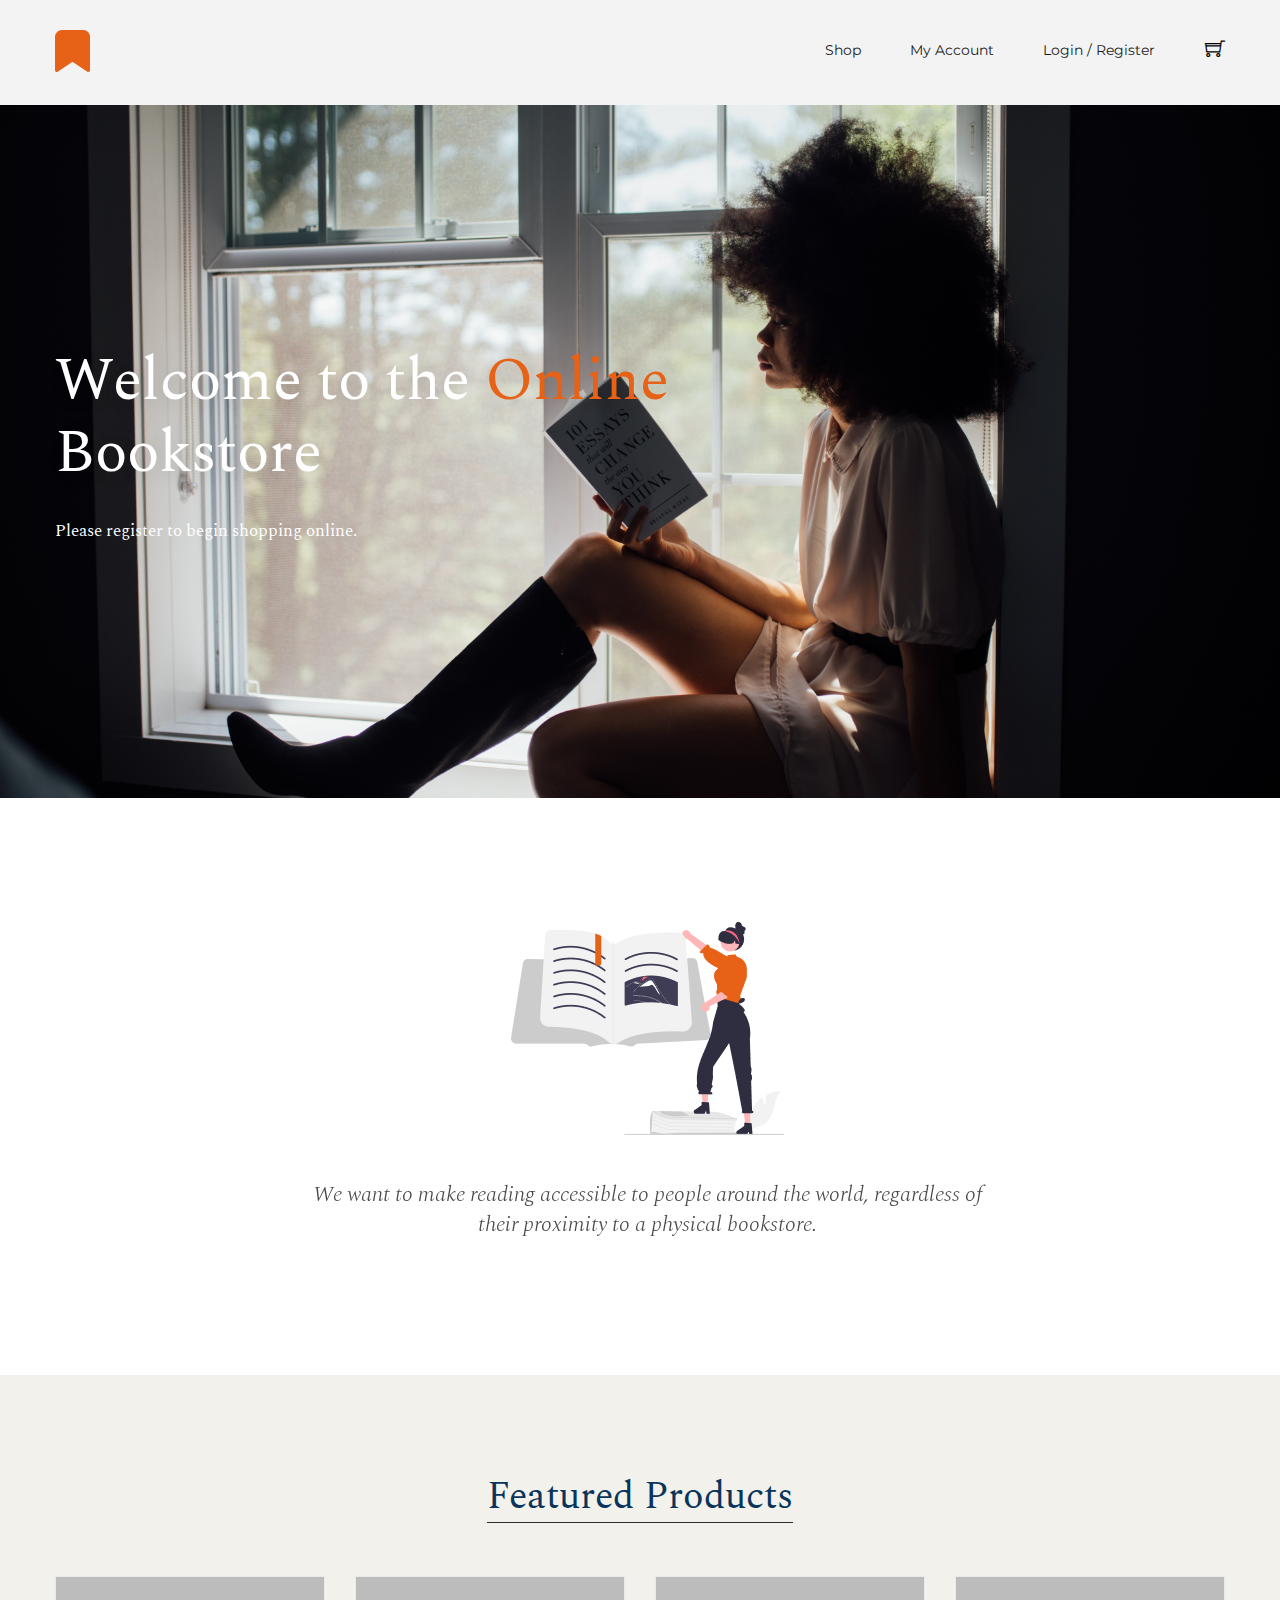
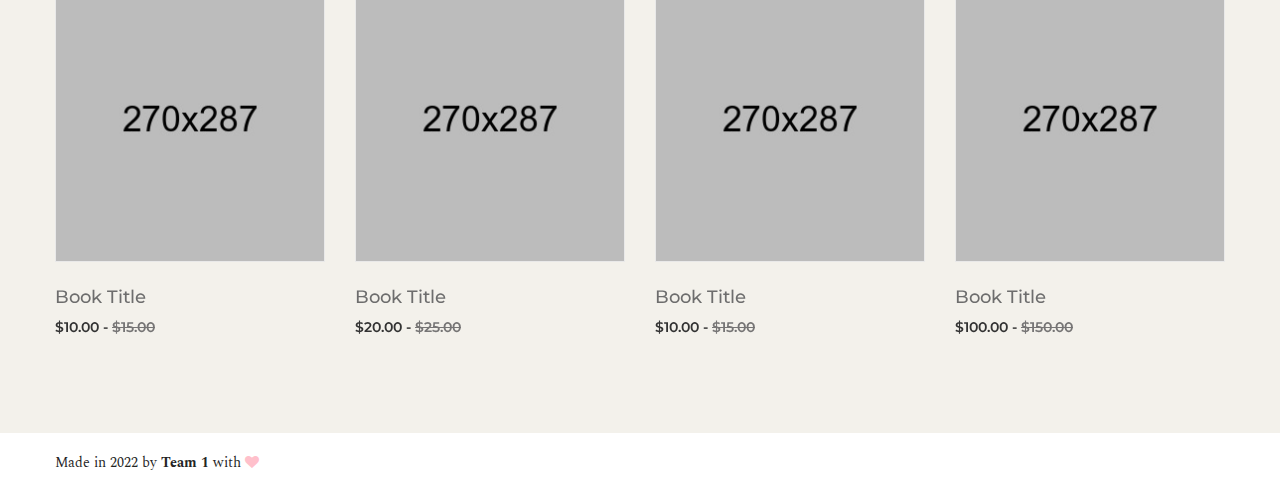
<file: bookstore/index.html>
<!doctype html>
<html class="no-js" lang="zxx">
    <head>
        <meta charset="utf-8">
        <meta http-equiv="x-ua-compatible" content="ie=edge">
        <title>Team 1 Online Bookstore</title>
        <meta name="description" content="">
        <meta name="robots" content="noindex, follow" />
        <meta name="viewport" content="width=device-width, initial-scale=1">
        <!-- Favicon -->
        <link rel="shortcut icon" type="image/x-icon" href="assets/img/favicon.png">
		
		<!-- all css here -->
        <link rel="stylesheet" href="assets/css/bootstrap.min.css">
        <link rel="stylesheet" href="assets/css/animate.min.css">
        <link rel="stylesheet" href="assets/css/owl.carousel.min.css">
        <link rel="stylesheet" href="assets/css/slick.css">
        <link rel="stylesheet" href="assets/css/chosen.min.css">
        <link rel="stylesheet" href="assets/css/font-awesome.min.css">
        <link rel="stylesheet" href="assets/css/themify-icons.css">
        <link rel="stylesheet" href="assets/css/ionicons.min.css">
		<link rel="stylesheet" href="assets/css/jquery-ui.css">
        <link rel="stylesheet" href="assets/css/meanmenu.min.css">
        <link rel="stylesheet" href="assets/css/style.css">
        <link rel="stylesheet" href="assets/css/responsive.css">
        <script src="assets/js/vendor/modernizr-3.11.2.min.js"></script>
    </head>
    <body>
        <!-- header start -->
        <header class="header-area gray-bg clearfix">
            <div class="header-bottom">
                <div class="container">
                    <div class="row">
                        <div class="col-lg-3 col-md-4 col-6">
                            <div class="logo">
                                <a href="index.html">
                                    <img alt="" src="assets/img/logo/logo.png">
                                </a>
                            </div>
                        </div>
                        <div class="col-lg-9 col-md-8 col-6">
                            <div class="header-bottom-right">
                                <div class="main-menu">
                                    <nav>
                                        <ul>
                                            <li><a href="shop.html">shop</a></li>
                                            <!-- only show if logged in -->
                                            <li><a href="my-account.html">my account</a></li>
                                            <!-- only show if not logged in -->
                                            <li><a href="login-register.html">login / register</a></li>
                                        </ul>
                                    </nav>
                                </div>
                                <div class="header-cart">
                                    <a href="#">
                                        <div class="cart-icon">
                                            <i class="ti-shopping-cart"></i>
                                        </div>
                                    </a>
                                    <div class="shopping-cart-content">
                                        <ul>
                                            <li class="single-shopping-cart">
                                                <div class="shopping-cart-img">
                                                    <a href="#"><img alt="" src="assets/img/cart/cart-1.jpg"></a>
                                                </div>
                                                <div class="shopping-cart-title">
                                                    <h4><a href="#">Book 1</a></h4>
                                                    <h6>Qty: 01</h6>
                                                    <span>$20.00</span>
                                                </div>
                                                <div class="shopping-cart-delete">
                                                    <a href="#"><i class="ion ion-close"></i></a>
                                                </div>
                                            </li>
                                            <li class="single-shopping-cart">
                                                <div class="shopping-cart-img">
                                                    <a href="#"><img alt="" src="assets/img/cart/cart-2.jpg"></a>
                                                </div>
                                                <div class="shopping-cart-title">
                                                    <h4><a href="#">Book 2</a></h4>
                                                    <h6>Qty: 02</h6>
                                                    <span>$40.00</span>
                                                </div>
                                                <div class="shopping-cart-delete">
                                                    <a href="#"><i class="ion ion-close"></i></a>
                                                </div>
                                            </li>
                                        </ul>
                                        <div class="shopping-cart-total">
                                            <h4>Shipping : <span>$10.00</span></h4>
                                            <h4>Total : <span class="shop-total">$70.00</span></h4>
                                        </div>
                                        <div class="shopping-cart-btn">
                                            <a href="cart-page.html">view cart</a>
                                            <a href="checkout.html">checkout</a>
                                        </div>
                                    </div>
                                </div>
                            </div>
                        </div>
                    </div>
                    <div class="mobile-menu-area">
                        <div class="mobile-menu">
                            <nav id="mobile-menu-active">
                                <ul class="menu-overflow">
                                    <li><a href="shop.html"> Shop </a></li>
                                    <!-- only show if logged in -->
                                    <li><a href="my-account.html">my account</a></li>
                                    <!-- only show if not logged in -->
                                    <li><a href="login-register.html">login / register</a></li>
                                </ul>
                            </nav>
                        </div>
                    </div>
                </div>
            </div>
        </header>
		<!-- header end -->
		<!-- Slider Start -->
        <div class="slider-area">
            <div class="slider-active owl-dot-style owl-carousel">
                <div class="single-slider ptb-240 bg-img" style="background-image:url(assets/img/slider/slider3.jpg);">
                    <div class="container">
                        <div class="slider-content slider-animated-1">
                            <h1 class="animated text-shadow">Welcome to the <span class="theme-color">Online</span></h1>
                            <h1 class="animated text-shadow">Bookstore</h1>
                            <p class="text-shadow">Please register to begin shopping online.</p>
                        </div>
                    </div>
                </div>
                <div class="single-slider ptb-240 bg-img" style="background-image:url(assets/img/slider/slider2.jpg);">
                    <div class="container">
                        <div class="slider-content slider-animated-1">
                            <h1 class="animated">Books for</h1>
                            <h1 class="animated"><span class="theme-color">All Ages</span></h1>
                            <p>Lorem ipsum dolor sit amet, consectetu adipisicing elit sedeiu tempor inci ut labore et dolore magna aliqua.</p>
                        </div>
                    </div>
                </div>
            </div>
        </div>
		<!-- Slider End -->
		<!-- Mission Statement Area Start -->
        <div class="testimonials-area bg-img pt-100 pb-100">
            <div class="container">
                <div class="row">
                    <div class="col-lg-12 col-md-12 col-12">
                        <div class="testimonial-active owl-carousel">
                            <div class="single-testimonial text-center">
                                <div class="testimonial-img">
                                    <img alt="" src="assets/img/mission/ms1.png">
                                </div>
                                <p class="pt-25">We want to make reading accessible to people around the world, regardless of their proximity to a physical bookstore.</p>
                            </div>
                            <div class="single-testimonial text-center">
                                <div class="testimonial-img">
                                    <img alt="" src="assets/img/mission/ms2.png">
                                </div>
                                <p class="pt-25">Our online bookstore system allows customers to order books without leaving the comfort of home.</p>
                            </div>
                            <div class="single-testimonial text-center">
                                <div class="testimonial-img">
                                    <img alt="" src="assets/img/mission/ms3.png">
                                </div>
                                <p class="pt-25">An online catalog allows customers to access thousands of books without the problems of an in-person stock.</p>
                            </div>
                        </div>
                    </div>
                </div>
            </div>
        </div>
		<!-- Mission Statement Area End -->
		<!-- Product Area Start -->
        <div class="product-area bg-solid-light pt-100 pb-95">
            <div class="container">
                <div class="product-top-bar section-border mb-55">
                    <div class="section-title-wrap text-center">
                        <h3 class="section-title">Featured Products</h3>
                    </div>
                </div>
                <div class="featured-product-active hot-flower owl-carousel product-nav">
                    <div class="product-wrapper">
                        <div class="product-img">
                            <a href="product-details.html">
                                <img alt="" src="assets/img/product/product-1.jpg">
                            </a>
                            <div class="product-action">
                                <a class="action-compare" href="#" data-bs-target="#exampleModal" data-bs-toggle="modal" title="Quick View">
                                    <i class="ion-ios-search-strong"></i>
                                </a>
                            </div>
                        </div>
                        <!-- these product should be automatically generated -->
                        <div class="product-content text-left">
							<div class="product-hover-style">
								<div class="product-title">
									<h4>
										<a href="product-details.html">Book Title</a>
									</h4>
								</div>
								<div class="cart-hover">
									<h4><a href="product-details.html">+ Add to cart</a></h4>
								</div>
							</div>
                            <div class="product-price-wrapper">
                                <span>$10.00 -</span>
                                <span class="product-price-old">$15.00 </span>
                            </div>
                        </div>
                    </div>
                    <div class="product-wrapper">
                        <div class="product-img">
                            <a href="product-details.html">
                                <img alt="" src="assets/img/product/product-2.jpg">
                            </a>
                            <div class="product-action">
                                <a class="action-compare" href="#" data-bs-target="#exampleModal" data-bs-toggle="modal" title="Quick View">
                                    <i class="ion-ios-search-strong"></i>
                                </a>
                            </div>
                        </div>
                        <div class="product-content text-left">
							<div class="product-hover-style">
								<div class="product-title">
									<h4>
										<a href="product-details.html">Book Title</a>
									</h4>
								</div>
								<div class="cart-hover">
									<h4><a href="product-details.html">+ Add to cart</a></h4>
								</div>
							</div>
                            <div class="product-price-wrapper">
                                <span>$20.00 -</span>
                                <span class="product-price-old">$25.00 </span>
                            </div>
                        </div>
                    </div>
                    <div class="product-wrapper">
                        <div class="product-img">
                            <a href="product-details.html">
                                <img alt="" src="assets/img/product/product-3.jpg">
                            </a>
                            <div class="product-action">
                                <a class="action-compare" href="#" data-bs-target="#exampleModal" data-bs-toggle="modal" title="Quick View">
                                    <i class="ion-ios-search-strong"></i>
                                </a>
                            </div>
                        </div>
                        <div class="product-content text-left">
							<div class="product-hover-style">
								<div class="product-title">
									<h4>
										<a href="product-details.html">Book Title</a>
									</h4>
								</div>
								<div class="cart-hover">
									<h4><a href="product-details.html">+ Add to cart</a></h4>
								</div>
							</div>
                            <div class="product-price-wrapper">
                                <span>$10.00 -</span>
                                <span class="product-price-old">$15.00 </span>
                            </div>
                        </div>
                    </div>
                    <div class="product-wrapper">
                        <div class="product-img">
                            <a href="product-details.html">
                                <img alt="" src="assets/img/product/product-4.jpg">
                            </a>
                            <div class="product-action">
                                <a class="action-compare" href="#" data-bs-target="#exampleModal" data-bs-toggle="modal" title="Quick View">
                                    <i class="ion-ios-search-strong"></i>
                                </a>
                            </div>
                        </div>
                        <div class="product-content text-left">
							<div class="product-hover-style">
								<div class="product-title">
									<h4>
										<a href="product-details.html">Book Title</a>
									</h4>
								</div>
								<div class="cart-hover">
									<h4><a href="product-details.html">+ Add to cart</a></h4>
								</div>
							</div>
                            <div class="product-price-wrapper">
                                <span>$100.00 -</span>
                                <span class="product-price-old">$150.00 </span>
                            </div>
                        </div>
                    </div>
                </div>
            </div>
        </div>
		<!-- Product Area End -->
		<!-- Footer style Start -->
        <footer class="footer-area gray-bg-3">
            <div class="footer-bottom pb-25 pt-25 white-bg">
                <div class="container">
                    <div class="row">
                        <div class="col-md-6">
                            <div class="copyright">
                                <p class="copy-text"> Made in 2022 by <strong>Team 1</strong> with <i class="fa fa-heart" style="color:pink"></i>
                            </div>
                        </div>
                    </div>
                </div>
            </div>
        </footer>
		<!-- Footer style End -->
        <!-- Product Details Start -->
        <div class="modal fade" id="exampleModal" tabindex="-1" role="dialog">
            <div class="modal-dialog" role="document">
                <div class="modal-content">
                    <div class="modal-header">
                        <button type="button" class="close" data-bs-dismiss="modal" aria-label="Close"><span aria-hidden="true">x</span></button>
                    </div>
                    <div class="modal-body">
                        <div class="row">
                            <div class="col-md-5 col-sm-5 col-xs-12">
                                <!-- Thumbnail Large Image start -->
                                <div class="tab-content">
                                    <div id="pro-1" class="tab-pane fade show active">
                                        <img src="assets/img/product-details/product-detalis-l1.jpg" alt="">
                                    </div>
                                    <div id="pro-2" class="tab-pane fade">
                                        <img src="assets/img/product-details/product-detalis-l2.jpg" alt="">
                                    </div>
                                    <div id="pro-3" class="tab-pane fade">
                                        <img src="assets/img/product-details/product-detalis-l3.jpg" alt="">
                                    </div>
                                    <div id="pro-4" class="tab-pane fade">
                                        <img src="assets/img/product-details/product-detalis-l4.jpg" alt="">
                                    </div>
                                </div>
                                <!-- Thumbnail Large Image End -->
                                <!-- Thumbnail Image End -->
                                <div class="product-thumbnail">
                                    <div class="thumb-menu owl-carousel nav nav-style" role="tablist">
                                        <a class="active" data-bs-toggle="tab" href="#pro-1"><img src="assets/img/product-details/product-detalis-s1.jpg" alt=""></a>
                                        <a data-bs-toggle="tab" href="#pro-2"><img src="assets/img/product-details/product-detalis-s2.jpg" alt=""></a>
                                        <a data-bs-toggle="tab" href="#pro-3"><img src="assets/img/product-details/product-detalis-s3.jpg" alt=""></a>
                                        <a data-bs-toggle="tab" href="#pro-4"><img src="assets/img/product-details/product-detalis-s4.jpg" alt=""></a>
                                    </div>
                                </div>
                                <!-- Thumbnail image end -->
                            </div>
                            <div class="col-md-7 col-sm-7 col-xs-12">
                                <div class="modal-pro-content">
                                    <h3>Book Title</h3>
                                    <div class="product-price-wrapper">
                                        <span class="product-price-old">$25.00 </span>
                                        <span>$20.00</span>
                                    </div>
                                    <p>Pellentesque habitant morbi tristique senectus et netus et malesuada fames ac turpis egestas. Vestibulum tortor quam, feugiat vitae, ultricies eget, tempor sit amet.</p>	
                                    <div class="quick-view-select">
                                        <div class="select-option-part">
                                            <label>Paper Option</label>
                                            <select class="select">
                                                <option value="">Paperback</option>
                                                <option value="">Hardcover</option>
                                            </select>
                                        </div>
                                    </div>
                                    <div class="product-quantity">
                                        <div class="cart-plus-minus">
                                            <input class="cart-plus-minus-box" type="text" name="qtybutton" value="02">
                                        </div>
                                        <button>Add to cart</button>
                                    </div>
                                    <span><i class="fa fa-check"></i>In stock</span>
                                </div>
                            </div>
                        </div>
                    </div>
                </div>
            </div>
        </div>
        <!-- Product Details End end -->
        

		<!-- all js here -->
        <script src="assets/js/vendor/jquery-3.6.0.min.js"></script>
        <script src="assets/js/vendor/jquery-migrate-3.3.2.min.js"></script>
        <script src="assets/js/bootstrap.bundle.min.js"></script>
        <script src="assets/js/imagesloaded.pkgd.min.js"></script>
        <script src="assets/js/isotope.pkgd.min.js"></script>
        <script src="assets/js/ajax-mail.js"></script>
        <script src="assets/js/owl.carousel.min.js"></script>
        <script src="assets/js/plugins.js"></script>
        <script src="assets/js/main.js"></script>
    </body>
</html>
</file>
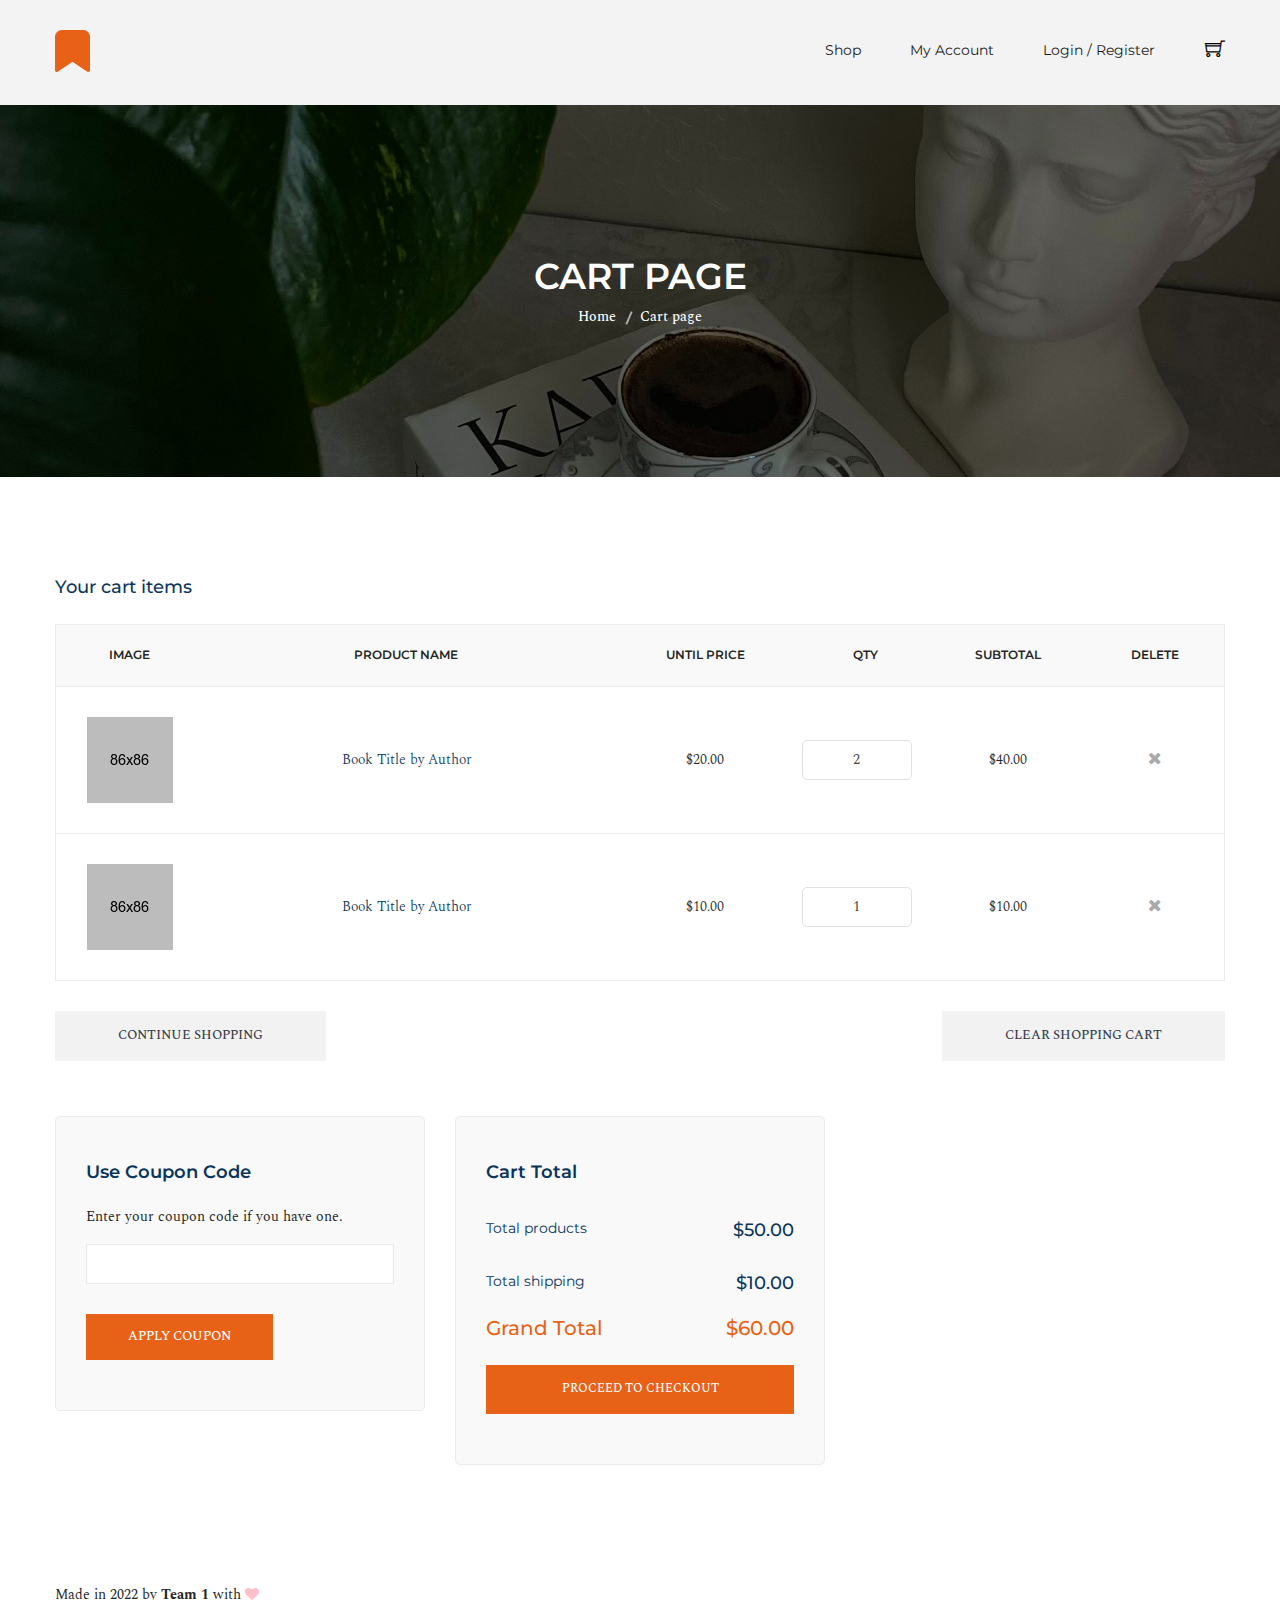
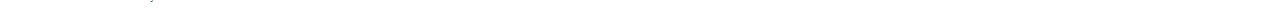
<file: bookstore/cart-page.html>
<!doctype html>
<html class="no-js" lang="zxx">
    <head>
        <meta charset="utf-8">
        <meta http-equiv="x-ua-compatible" content="ie=edge">
        <title>Sabujcha - Matcha eCommerce Bootstrap5 Template</title>
        <meta name="description" content="">
        <meta name="robots" content="noindex, follow" />
        <meta name="viewport" content="width=device-width, initial-scale=1">
        <!-- Favicon -->
        <link rel="shortcut icon" type="image/x-icon" href="assets/img/favicon.png">
		
		<!-- all css here -->
        <link rel="stylesheet" href="assets/css/bootstrap.min.css">
        <link rel="stylesheet" href="assets/css/animate.min.css">
        <link rel="stylesheet" href="assets/css/owl.carousel.min.css">
        <link rel="stylesheet" href="assets/css/slick.css">
        <link rel="stylesheet" href="assets/css/chosen.min.css">
        <link rel="stylesheet" href="assets/css/font-awesome.min.css">
        <link rel="stylesheet" href="assets/css/themify-icons.css">
        <link rel="stylesheet" href="assets/css/ionicons.min.css">
		<link rel="stylesheet" href="assets/css/jquery-ui.css">
        <link rel="stylesheet" href="assets/css/meanmenu.min.css">
        <link rel="stylesheet" href="assets/css/style.css">
        <link rel="stylesheet" href="assets/css/responsive.css">
        <script src="assets/js/vendor/modernizr-3.11.2.min.js"></script>
    </head>
    <body>
        <!-- header start -->
        <header class="header-area gray-bg clearfix">
            <div class="header-bottom">
                <div class="container">
                    <div class="row">
                        <div class="col-lg-3 col-md-4 col-6">
                            <div class="logo">
                                <a href="index.html">
                                    <img alt="" src="assets/img/logo/logo.png">
                                </a>
                            </div>
                        </div>
                        <div class="col-lg-9 col-md-8 col-6">
                            <div class="header-bottom-right">
                                <div class="main-menu">
                                    <nav>
                                        <ul>
                                            <li><a href="shop.html">shop</a></li>
                                            <!-- only show if logged in -->
                                            <li><a href="my-account.html">my account</a></li>
                                            <!-- only show if not logged in -->
                                            <li><a href="login-register.html">login / register</a></li>
                                        </ul>
                                    </nav>
                                </div>
                                <div class="header-cart">
                                    <a href="#">
                                        <div class="cart-icon">
                                            <i class="ti-shopping-cart"></i>
                                        </div>
                                    </a>
                                    <div class="shopping-cart-content">
                                        <ul>
                                            <li class="single-shopping-cart">
                                                <div class="shopping-cart-img">
                                                    <a href="#"><img alt="" src="assets/img/cart/cart-1.jpg"></a>
                                                </div>
                                                <div class="shopping-cart-title">
                                                    <h4><a href="#">Book 1</a></h4>
                                                    <h6>Qty: 01</h6>
                                                    <span>$20.00</span>
                                                </div>
                                                <div class="shopping-cart-delete">
                                                    <a href="#"><i class="ion ion-close"></i></a>
                                                </div>
                                            </li>
                                            <li class="single-shopping-cart">
                                                <div class="shopping-cart-img">
                                                    <a href="#"><img alt="" src="assets/img/cart/cart-2.jpg"></a>
                                                </div>
                                                <div class="shopping-cart-title">
                                                    <h4><a href="#">Book 2</a></h4>
                                                    <h6>Qty: 02</h6>
                                                    <span>$40.00</span>
                                                </div>
                                                <div class="shopping-cart-delete">
                                                    <a href="#"><i class="ion ion-close"></i></a>
                                                </div>
                                            </li>
                                        </ul>
                                        <div class="shopping-cart-total">
                                            <h4>Shipping : <span>$10.00</span></h4>
                                            <h4>Total : <span class="shop-total">$70.00</span></h4>
                                        </div>
                                        <div class="shopping-cart-btn">
                                            <a href="cart-page.html">view cart</a>
                                            <a href="checkout.html">checkout</a>
                                        </div>
                                    </div>
                                </div>
                            </div>
                        </div>
                    </div>
                    <div class="mobile-menu-area">
                        <div class="mobile-menu">
                            <nav id="mobile-menu-active">
                                <ul class="menu-overflow">
                                    <li><a href="shop.html"> Shop </a></li>
                                    <!-- only show if logged in -->
                                    <li><a href="my-account.html">my account</a></li>
                                    <!-- only show if not logged in -->
                                    <li><a href="login-register.html">login / register</a></li>
                                </ul>
                            </nav>
                        </div>
                    </div>
                </div>
            </div>
        </header>
		<!-- header end -->
        <!-- Breadcrumb Area Start -->
        <div class="breadcrumb-area bg-image-3 ptb-150">
            <div class="container">
                <div class="breadcrumb-content text-center">
					<h3>CART PAGE</h3>
                    <ul>
                        <li><a href="index.html">Home</a></li>
                        <li class="active">Cart page</li>
                    </ul>
                </div>
            </div>
        </div>
		<!-- Breadcrumb Area End -->
         <!-- shopping-cart-area start -->
        <div class="cart-main-area ptb-100">
            <div class="container">
                <h3 class="page-title">Your cart items</h3>
                <div class="row">
                    <div class="col-lg-12 col-md-12 col-sm-12 col-12">
                        <form action="#">
                            <div class="table-content table-responsive">
                                <table>
                                    <thead>
                                        <tr>
                                            <th>Image</th>
                                            <th>Product Name</th>
                                            <th>Until Price</th>
                                            <th>Qty</th>
                                            <th>Subtotal</th>
                                            <th>Delete</th>
                                        </tr>
                                    </thead>
                                    <tbody>
                                        <tr>
                                            <td class="product-thumbnail">
                                                <a href="#"><img src="assets/img/cart/cart-3.jpg" alt=""></a>
                                            </td>
                                            <td class="product-name"><a href="#">Book Title by Author</a></td>
                                            <td class="product-price-cart"><span class="amount">$20.00</span></td>
                                            <td class="product-quantity">
                                                <div class="pro-dec-cart">
                                                    <input class="cart-plus-minus-box" type="text" value="2" name="qtybutton">
                                                </div>
                                            </td>
                                            <td class="product-subtotal">$40.00</td>
                                            <td class="product-remove">
                                                <a href="#"><i class="fa fa-times"></i></a>
                                           </td>
                                        </tr>
                                        <tr>
                                            <td class="product-thumbnail">
                                                <a href="#"><img src="assets/img/cart/cart-4.jpg" alt=""></a>
                                            </td>
                                            <td class="product-name"><a href="#">Book Title by Author</a></td>
                                            <td class="product-price-cart"><span class="amount">$10.00</span></td>
                                            <td class="product-quantity">
                                                <div class="pro-dec-cart">
                                                    <input class="cart-plus-minus-box" type="text" value="1" name="qtybutton">
                                                </div>
                                            </td>
                                            <td class="product-subtotal">$10.00</td>
                                            <td class="product-remove">
                                                <a href="#"><i class="fa fa-times"></i></a>
                                           </td>
                                        </tr>
                                    </tbody>
                                </table>
                            </div>
                            <div class="row">
                                <div class="col-lg-12">
                                    <div class="cart-shiping-update-wrapper">
                                        <div class="cart-shiping-update">
                                            <a href="#">Continue Shopping</a>
                                        </div>
                                        <div class="cart-clear">
                                            <a href="#">Clear Shopping Cart</a>
                                        </div>
                                    </div>
                                </div>
                            </div>
                        </form>
                        <div class="row">
                            <div class="col-lg-4 col-md-6">
                                <div class="discount-code-wrapper">
                                    <div class="title-wrap">
                                       <h4 class="cart-bottom-title section-bg-gray">Use Coupon Code</h4> 
                                    </div>
                                    <div class="discount-code">
                                        <p>Enter your coupon code if you have one.</p>
                                        <form>
                                            <input type="text" required="" name="name">
                                            <button class="cart-btn-2" type="submit">Apply Coupon</button>
                                        </form>
                                    </div>
                                </div>
                            </div>
                            <div class="col-lg-4 col-md-12">
                                <div class="grand-totall">
                                    <div class="title-wrap">
                                        <h4 class="cart-bottom-title section-bg-gary-cart">Cart Total</h4>
                                    </div>
                                    <h5>Total products <span>$50.00</span></h5>
                                    <h5>Total shipping <span>$10.00</span></h5>
                                    <h4 class="grand-totall-title">Grand Total  <span>$60.00</span></h4>
                                    <a href="checkout.html">Proceed to Checkout</a>
                                </div>
                            </div>
                        </div>
                    </div>
                </div>
            </div>
        </div>
        <!-- Footer style Start -->
        <footer class="footer-area gray-bg-3">
            <div class="footer-bottom pb-25 pt-25 white-bg">
                <div class="container">
                    <div class="row">
                        <div class="col-md-6">
                            <div class="copyright">
                                <p class="copy-text"> Made in 2022 by <strong>Team 1</strong> with <i class="fa fa-heart" style="color:pink"></i>
                            </div>
                        </div>
                    </div>
                </div>
            </div>
        </footer>
		<!-- Footer style End -->
        
		<!-- all js here -->
        <script src="assets/js/vendor/jquery-3.6.0.min.js"></script>
        <script src="assets/js/vendor/jquery-migrate-3.3.2.min.js"></script>
        <script src="assets/js/bootstrap.bundle.min.js"></script>
        <script src="assets/js/imagesloaded.pkgd.min.js"></script>
        <script src="assets/js/isotope.pkgd.min.js"></script>
        <script src="assets/js/ajax-mail.js"></script>
        <script src="assets/js/owl.carousel.min.js"></script>
        <script src="assets/js/plugins.js"></script>
        <script src="assets/js/main.js"></script>
    </body>
</html>
</file>
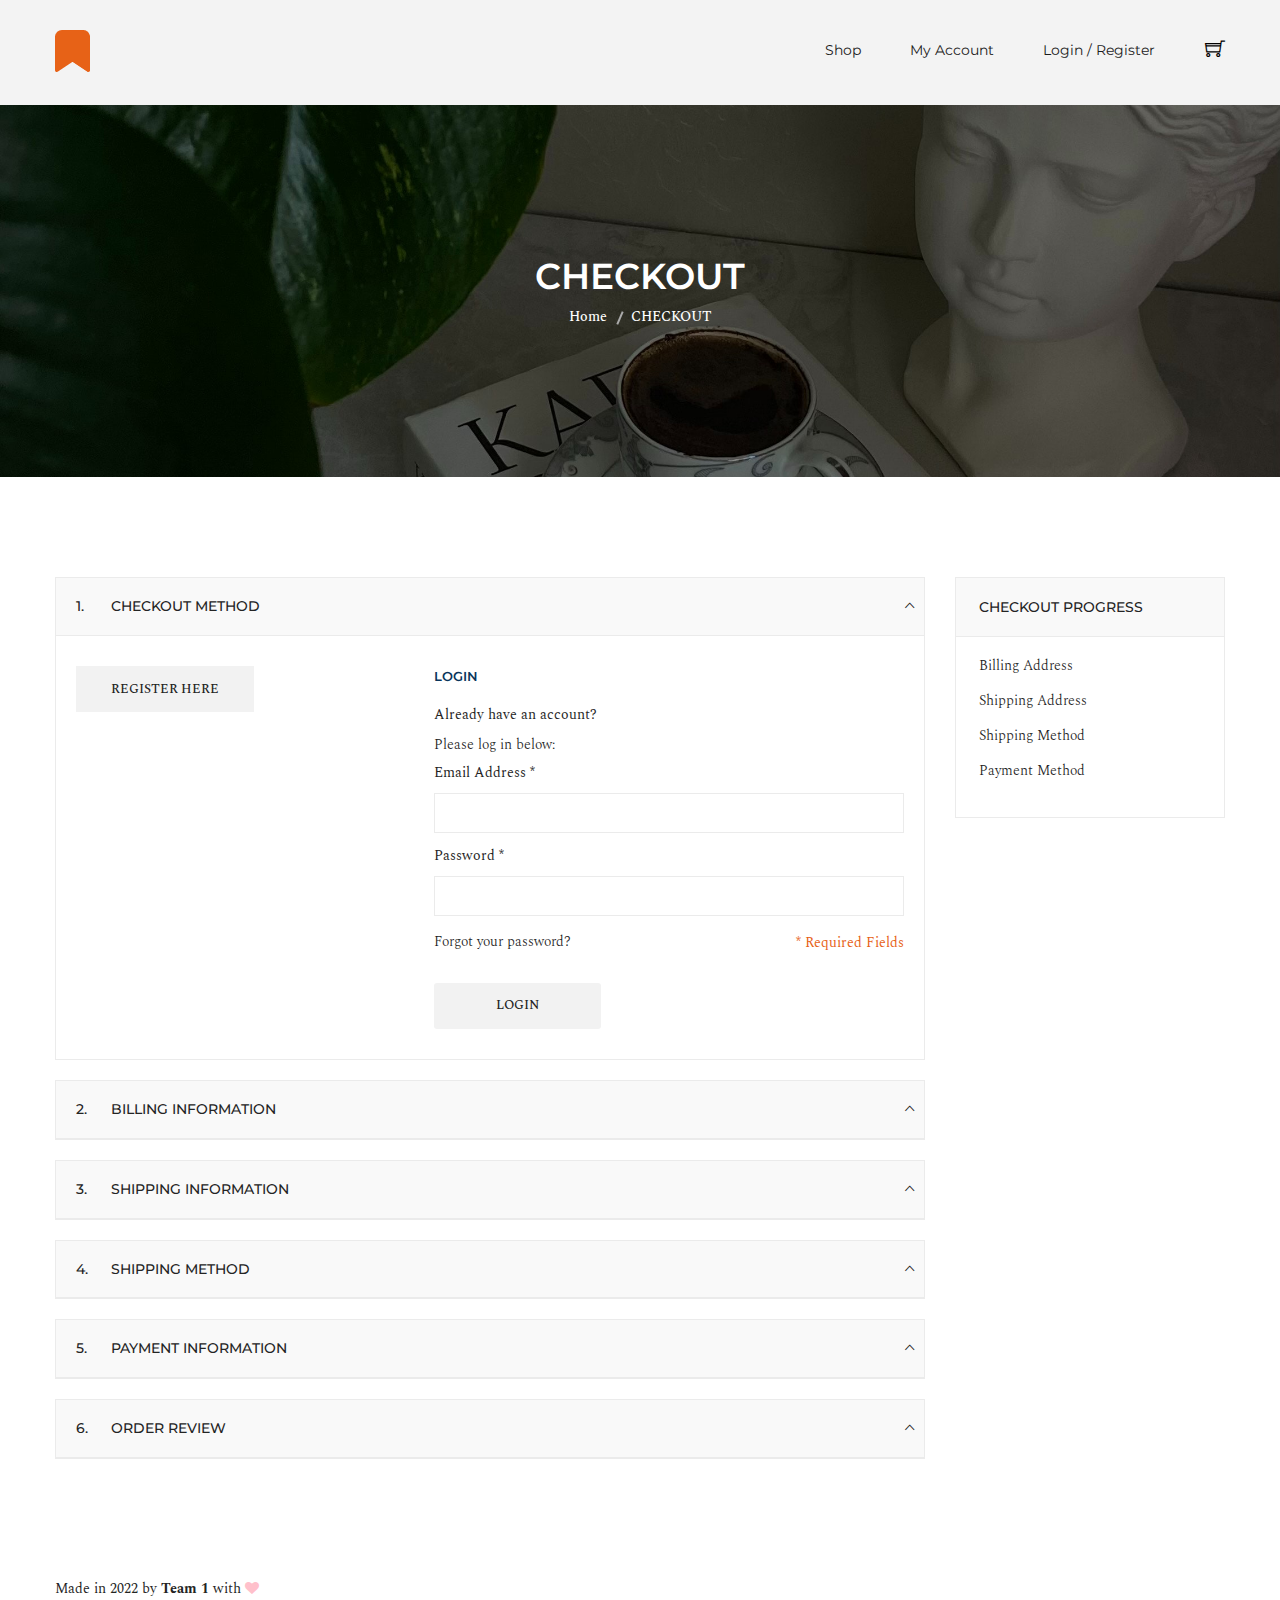
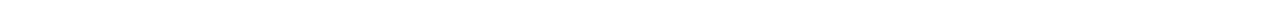
<file: bookstore/checkout.html>
<!doctype html>
<html class="no-js" lang="zxx">
    <head>
        <meta charset="utf-8">
        <meta http-equiv="x-ua-compatible" content="ie=edge">
        <title>Sabujcha - Matcha eCommerce Bootstrap5 Template</title>
        <meta name="description" content="">
        <meta name="robots" content="noindex, follow" />
        <meta name="viewport" content="width=device-width, initial-scale=1">
        <!-- Favicon -->
        <link rel="shortcut icon" type="image/x-icon" href="assets/img/favicon.png">
		
		<!-- all css here -->
        <link rel="stylesheet" href="assets/css/bootstrap.min.css">
        <link rel="stylesheet" href="assets/css/animate.min.css">
        <link rel="stylesheet" href="assets/css/owl.carousel.min.css">
        <link rel="stylesheet" href="assets/css/slick.css">
        <link rel="stylesheet" href="assets/css/chosen.min.css">
        <link rel="stylesheet" href="assets/css/font-awesome.min.css">
        <link rel="stylesheet" href="assets/css/themify-icons.css">
        <link rel="stylesheet" href="assets/css/ionicons.min.css">
		<link rel="stylesheet" href="assets/css/jquery-ui.css">
        <link rel="stylesheet" href="assets/css/meanmenu.min.css">
        <link rel="stylesheet" href="assets/css/style.css">
        <link rel="stylesheet" href="assets/css/responsive.css">
        <script src="assets/js/vendor/modernizr-3.11.2.min.js"></script>
    </head>
    <body>
        <!-- header start -->
        <header class="header-area gray-bg clearfix">
            <div class="header-bottom">
                <div class="container">
                    <div class="row">
                        <div class="col-lg-3 col-md-4 col-6">
                            <div class="logo">
                                <a href="index.html">
                                    <img alt="" src="assets/img/logo/logo.png">
                                </a>
                            </div>
                        </div>
                        <div class="col-lg-9 col-md-8 col-6">
                            <div class="header-bottom-right">
                                <div class="main-menu">
                                    <nav>
                                        <ul>
                                            <li><a href="shop.html">shop</a></li>
                                            <!-- only show if logged in -->
                                            <li><a href="my-account.html">my account</a></li>
                                            <!-- only show if not logged in -->
                                            <li><a href="login-register.html">login / register</a></li>
                                        </ul>
                                    </nav>
                                </div>
                                <div class="header-cart">
                                    <a href="#">
                                        <div class="cart-icon">
                                            <i class="ti-shopping-cart"></i>
                                        </div>
                                    </a>
                                    <div class="shopping-cart-content">
                                        <ul>
                                            <li class="single-shopping-cart">
                                                <div class="shopping-cart-img">
                                                    <a href="#"><img alt="" src="assets/img/cart/cart-1.jpg"></a>
                                                </div>
                                                <div class="shopping-cart-title">
                                                    <h4><a href="#">Book 1</a></h4>
                                                    <h6>Qty: 01</h6>
                                                    <span>$20.00</span>
                                                </div>
                                                <div class="shopping-cart-delete">
                                                    <a href="#"><i class="ion ion-close"></i></a>
                                                </div>
                                            </li>
                                            <li class="single-shopping-cart">
                                                <div class="shopping-cart-img">
                                                    <a href="#"><img alt="" src="assets/img/cart/cart-2.jpg"></a>
                                                </div>
                                                <div class="shopping-cart-title">
                                                    <h4><a href="#">Book 2</a></h4>
                                                    <h6>Qty: 02</h6>
                                                    <span>$40.00</span>
                                                </div>
                                                <div class="shopping-cart-delete">
                                                    <a href="#"><i class="ion ion-close"></i></a>
                                                </div>
                                            </li>
                                        </ul>
                                        <div class="shopping-cart-total">
                                            <h4>Shipping : <span>$10.00</span></h4>
                                            <h4>Total : <span class="shop-total">$70.00</span></h4>
                                        </div>
                                        <div class="shopping-cart-btn">
                                            <a href="cart-page.html">view cart</a>
                                            <a href="checkout.html">checkout</a>
                                        </div>
                                    </div>
                                </div>
                            </div>
                        </div>
                    </div>
                    <div class="mobile-menu-area">
                        <div class="mobile-menu">
                            <nav id="mobile-menu-active">
                                <ul class="menu-overflow">
                                    <li><a href="shop.html"> Shop </a></li>
                                    <!-- only show if logged in -->
                                    <li><a href="my-account.html">my account</a></li>
                                    <!-- only show if not logged in -->
                                    <li><a href="login-register.html">login / register</a></li>
                                </ul>
                            </nav>
                        </div>
                    </div>
                </div>
            </div>
        </header>
		<!-- header end -->
        <!-- Breadcrumb Area Start -->
        <div class="breadcrumb-area bg-image-3 ptb-150">
            <div class="container">
                <div class="breadcrumb-content text-center">
					<h3>CHECKOUT</h3>
                    <ul>
                        <li><a href="index.html">Home</a></li>
                        <li class="active">CHECKOUT</li>
                    </ul>
                </div>
            </div>
        </div>
		<!-- Breadcrumb Area End -->
        <!-- checkout-area start -->
        <div class="checkout-area pb-80 pt-100">
            <div class="container">
                <div class="row">
                    <div class="col-lg-9">
                        <div class="checkout-wrapper">
                            <div id="faq" class="panel-group">
                                <div class="panel panel-default">
                                    <div class="panel-heading">
                                        <h5 class="panel-title"><span>1.</span> <a data-bs-toggle="collapse" href="#payment-1">Checkout method</a></h5>
                                    </div>
                                    <div id="payment-1" class="panel-collapse collapse show" data-bs-parent="#faq">
                                        <div class="panel-body">
                                            <div class="row">
                                                <div class="col-lg-5">
                                                    <div class="checkout-register">
                                                        <a href="login.html">Register Here</a>
                                                    </div>
                                                </div>
                                                <div class="col-lg-7">
                                                    <div class="checkout-login">
                                                        <div class="title-wrap">
                                                            <h4 class="cart-bottom-title section-bg-white">LOGIN</h4>
                                                        </div>
                                                        <p>Already have an account? </p>
                                                        <span>Please log in below:</span>
                                                        <form>
                                                            <div class="login-form">
                                                                <label>Email Address * </label>
                                                                <input type="email" name="email">
                                                            </div>
                                                            <div class="login-form">
                                                                <label>Password *</label>
                                                                <input type="password" name="email">
                                                            </div>
                                                        </form>
                                                        <div class="login-forget">
                                                            <a href="#">Forgot your password?</a>
                                                            <p>* Required Fields</p>
                                                        </div>
                                                        <div class="checkout-login-btn">
                                                            <a href="#">Login</a>
                                                        </div>
                                                    </div>
                                                </div>
                                            </div>
                                        </div>
                                    </div>
                                </div>
                                <div class="panel panel-default">
                                    <div class="panel-heading">
                                        <h5 class="panel-title"><span>2.</span> <a data-bs-toggle="collapse" href="#payment-2">billing information</a></h5>
                                    </div>
                                    <div id="payment-2" class="panel-collapse collapse" data-bs-parent="#faq">
                                        <div class="panel-body">
                                            <div class="billing-information-wrapper">
                                                <div class="row">
                                                    <div class="col-lg-6 col-md-6">
                                                        <div class="billing-info">
                                                            <label>First Name</label>
                                                            <input type="text">
                                                        </div>
                                                    </div>
                                                    <div class="col-lg-6 col-md-6">
                                                        <div class="billing-info">
                                                            <label>Last Name</label>
                                                            <input type="text">
                                                        </div>
                                                    </div>
                                                    <div class="col-lg-6 col-md-6">
                                                        <div class="billing-info">
                                                            <label>Company</label>
                                                            <input type="text">
                                                        </div>
                                                    </div>
                                                    <div class="col-lg-6 col-md-6">
                                                        <div class="billing-info">
                                                            <label>Email Address</label>
                                                            <input type="email">
                                                        </div>
                                                    </div>
                                                    <div class="col-lg-12 col-md-12">
                                                        <div class="billing-info">
                                                            <label>Address</label>
                                                            <input type="text">
                                                        </div>
                                                    </div>
                                                    <div class="col-lg-6 col-md-6">
                                                        <div class="billing-info">
                                                            <label>city</label>
                                                            <input type="text">
                                                        </div>
                                                    </div>
                                                    <div class="col-lg-6 col-md-6">
                                                        <div class="billing-info">
                                                            <label>State/Province</label>
                                                            <input type="text">
                                                        </div>
                                                    </div>
                                                    <div class="col-lg-6 col-md-6">
                                                        <div class="billing-info">
                                                            <label>Zip/Postal Code</label>
                                                            <input type="text">
                                                        </div>
                                                    </div>
                                                    <div class="col-lg-6 col-md-6">
                                                        <div class="billing-select">
                                                            <label>Country</label>
                                                            <select>
                                                                <option value="1">United State</option>
                                                                <option value="2">Azerbaijan</option>
                                                                <option value="3">Bahamas</option>
                                                                <option value="4">Bahrain</option>
                                                                <option value="5">Bangladesh</option>
                                                                <option value="6">Barbados</option>
                                                            </select>
                                                        </div>
                                                    </div>
                                                    <div class="col-lg-6 col-md-6">
                                                        <div class="billing-info">
                                                            <label>Telephone</label>
                                                            <input type="text">
                                                        </div>
                                                    </div>
                                                    <div class="col-lg-6 col-md-6">
                                                        <div class="billing-info">
                                                            <label>Fax</label>
                                                            <input type="text">
                                                        </div>
                                                    </div>
                                                </div>
                                                <div class="ship-wrapper">
                                                    <div class="single-ship">
                                                        <input type="radio" name="address" value="address" checked="">
                                                        <label>Ship to this address</label>
                                                    </div>
                                                    <div class="single-ship">
                                                        <input type="radio" name="address" value="dadress">
                                                        <label>Ship to different address</label>
                                                    </div>
                                                </div>
                                                <div class="billing-back-btn">
                                                    <div class="billing-back">
                                                        <a href="#"><i class="ion-arrow-up-c"></i> back</a>
                                                    </div>
                                                    <div class="billing-btn">
                                                        <button type="submit">Get a Quote</button>
                                                    </div>
                                                </div>
                                            </div>
                                        </div>
                                    </div>
                                </div>
                                <div class="panel panel-default">
                                    <div class="panel-heading">
                                        <h5 class="panel-title"><span>3.</span> <a data-bs-toggle="collapse" href="#payment-3">shipping information</a></h5>
                                    </div>
                                    <div id="payment-3" class="panel-collapse collapse " data-bs-parent="#faq">
                                        <div class="panel-body">
                                            <div class="shipping-information-wrapper">
                                                <div class="shipping-info-2">
                                                    <span>HasTech</span>
                                                    <span>Bonosrie</span>
                                                    <span>D - Block</span>
                                                    <span>Dkaka, 1201</span>
                                                    <span>Bangladesh</span>
                                                    <span>T: +8800 879 9876 </span>
                                                </div>
                                                <div class="edit-address">
                                                    <a href="#">Edit Address</a>
                                                </div>
                                                <div class="billing-select">
                                                    <select class="email s-email s-wid">
                                                        <option>Select Your Address</option>
                                                        <option>Add New Address</option>
                                                        <option>Dkaka, 1201, Bangladesh</option>
                                                    </select>
                                                </div>
                                                <div class="ship-wrapper">
                                                    <div class="single-ship">
                                                        <input type="checkbox" checked="" value="address" name="address">
                                                        <label>Use Billing Address</label>
                                                    </div>
                                                </div>
                                                <div class="billing-back-btn">
                                                    <div class="billing-back">
                                                        <a href="#"><i class="ion-arrow-up-c"></i> back</a>
                                                    </div>
                                                    <div class="billing-btn">
                                                        <button type="submit">Continue</button>
                                                    </div>
                                                </div>
                                            </div>
                                        </div>
                                    </div>
                                </div>
                                <div class="panel panel-default">
                                    <div class="panel-heading">
                                        <h5 class="panel-title"><span>4.</span> <a data-bs-toggle="collapse" href="#payment-4">Shipping method</a></h5>
                                    </div>
                                    <div id="payment-4" class="panel-collapse collapse " data-bs-parent="#faq">
                                        <div class="panel-body">
                                            <div class="shipping-method-wrapper">
                                                <div class="shipping-method">
                                                    <p>Flat Rate</p>
                                                    <p>Fixed $40.00</p>
                                                </div>
                                                <div class="billing-back-btn">
                                                    <div class="billing-back">
                                                        <a href="#"><i class="ion-arrow-up-c"></i> back</a>
                                                    </div>
                                                    <div class="billing-btn">
                                                        <button type="submit">Continue</button>
                                                    </div>
                                                </div>
                                            </div>
                                        </div>
                                    </div>
                                </div>
                                <div class="panel panel-default">
                                    <div class="panel-heading">
                                        <h5 class="panel-title"><span>5.</span> <a data-bs-toggle="collapse" href="#payment-5">payment information</a></h5>
                                    </div>
                                    <div id="payment-5" class="panel-collapse collapse" data-bs-parent="#faq">
                                        <div class="panel-body">
                                            <div class="payment-info-wrapper">
                                                <div class="ship-wrapper">
                                                    <div class="single-ship">
                                                        <input type="radio" checked="" value="address" name="address">
                                                        <label>Check / Money order </label>
                                                    </div>
                                                    <div class="single-ship">
                                                        <input type="radio" value="dadress" name="address">
                                                        <label>Credit Card (saved) </label>
                                                    </div>
                                                </div>
                                                <div class="payment-info">
                                                    <div class="row">
                                                        <div class="col-lg-6 col-md-6">
                                                            <div class="billing-info">
                                                                <label>Name on Card </label>
                                                                <input type="text">
                                                            </div>
                                                        </div>
                                                        <div class="col-lg-6 col-md-6">
                                                            <div class="billing-select">
                                                                <label>Credit Card Type</label>
                                                                <select>
                                                                    <option>American Express</option>
                                                                    <option>Visa</option>
                                                                    <option>MasterCard</option>
                                                                    <option>Discover</option>
                                                                </select>
                                                            </div>
                                                        </div>
                                                        <div class="col-lg-12 col-md-12">
                                                            <div class="billing-info">
                                                                <label>Credit Card Number </label>
                                                                <input type="text">
                                                            </div>
                                                        </div>
                                                    </div>
                                                    <div class="expiration-date">
                                                        <label>Expiration Date </label>
                                                        <div class="row">
                                                            <div class="col-lg-6 col-md-6">
                                                                <div class="billing-select">
                                                                    <select>
                                                                        <option>Month</option>
                                                                        <option>January</option>
                                                                        <option>February</option>
                                                                        <option> March</option>
                                                                        <option>April</option>
                                                                        <option> May</option>
                                                                        <option>June</option>
                                                                        <option>July</option>
                                                                        <option>August</option>
                                                                        <option>September</option>
                                                                        <option> October</option>
                                                                        <option> November</option>
                                                                        <option> December</option>
                                                                    </select>
                                                                </div>
                                                            </div>
                                                            <div class="col-lg-6 col-md-6">
                                                                <div class="billing-select">
                                                                    <select>
                                                                        <option>Year</option>
                                                                        <option>2015</option>
                                                                        <option>2016</option>
                                                                        <option>2017</option>
                                                                        <option>2018</option>
                                                                        <option>2019</option>
                                                                        <option>2020</option>
                                                                        <option>2021</option>
                                                                        <option>2022</option>
                                                                        <option>2023</option>
                                                                        <option>2024</option>
                                                                        <option>2025</option>
                                                                    </select>
                                                                </div>
                                                            </div>
                                                        </div>
                                                    </div>
                                                    <div class="row">
                                                        <div class="col-lg-12 col-md-12">
                                                            <div class="billing-info">
                                                                <label>Card Verification Number</label>
                                                                <input type="text">
                                                            </div>
                                                        </div>
                                                    </div>
                                                </div>
                                                <div class="billing-back-btn">
                                                    <div class="billing-back">
                                                        <a href="#"><i class="ion-arrow-up-c"></i> back</a>
                                                    </div>
                                                    <div class="billing-btn">
                                                        <button type="submit">Continue</button>
                                                    </div>
                                                </div>
                                            </div>
                                        </div>
                                    </div>
                                </div>
                                <div class="panel panel-default">
                                    <div class="panel-heading">
                                        <h5 class="panel-title"><span>6.</span> <a data-bs-toggle="collapse" href="#payment-6">Order Review</a></h5>
                                    </div>
                                    <div id="payment-6" class="panel-collapse collapse" data-bs-parent="#faq">
                                        <div class="panel-body">
                                            <div class="order-review-wrapper">
                                                <div class="order-review">
                                                    <div class="table-responsive">
                                                        <table class="table">
                                                            <thead>
                                                                <tr>
                                                                    <th class="width-1">Product Name</th>
                                                                    <th class="width-2">Price</th>
                                                                    <th class="width-3">Qty</th>
                                                                    <th class="width-4">Subtotal</th>
                                                                </tr>
                                                            </thead>
                                                            <tbody>
                                                                <tr>
                                                                    <td>
                                                                        <div class="o-pro-dec">
                                                                            <p>Fusce aliquam</p>
                                                                        </div>
                                                                    </td>
                                                                    <td>
                                                                        <div class="o-pro-price">
                                                                            <p>$236.00</p>
                                                                        </div>
                                                                    </td>
                                                                    <td>
                                                                        <div class="o-pro-qty">
                                                                            <p>2</p>
                                                                        </div>
                                                                    </td>
                                                                    <td>
                                                                        <div class="o-pro-subtotal">
                                                                            <p>$236.00</p>
                                                                        </div>
                                                                    </td>
                                                                </tr>
                                                                <tr>
                                                                    <td>
                                                                        <div class="o-pro-dec">
                                                                            <p>Primis in faucibus</p>
                                                                        </div>
                                                                    </td>
                                                                    <td>
                                                                        <div class="o-pro-price">
                                                                            <p>$265.00</p>
                                                                        </div>
                                                                    </td>
                                                                    <td>
                                                                        <div class="o-pro-qty">
                                                                            <p>3</p>
                                                                        </div>
                                                                    </td>
                                                                    <td>
                                                                        <div class="o-pro-subtotal">
                                                                            <p>$265.00</p>
                                                                        </div>
                                                                    </td>
                                                                </tr>
                                                                <tr>
                                                                    <td>
                                                                        <div class="o-pro-dec">
                                                                            <p>Etiam gravida</p>
                                                                        </div>
                                                                    </td>
                                                                    <td>
                                                                        <div class="o-pro-price">
                                                                            <p>$363.00</p>
                                                                        </div>
                                                                    </td>
                                                                    <td>
                                                                        <div class="o-pro-qty">
                                                                            <p>2</p>
                                                                        </div>
                                                                    </td>
                                                                    <td>
                                                                        <div class="o-pro-subtotal">
                                                                            <p>$363.00</p>
                                                                        </div>
                                                                    </td>
                                                                </tr>
                                                                <tr>
                                                                    <td>
                                                                        <div class="o-pro-dec">
                                                                            <p>Quisque in arcu</p>
                                                                        </div>
                                                                    </td>
                                                                    <td>
                                                                        <div class="o-pro-price">
                                                                            <p>$328.00</p>
                                                                        </div>
                                                                    </td>
                                                                    <td>
                                                                        <div class="o-pro-qty">
                                                                            <p>2</p>
                                                                        </div>
                                                                    </td>
                                                                    <td>
                                                                        <div class="o-pro-subtotal">
                                                                            <p>$328.00</p>
                                                                        </div>
                                                                    </td>
                                                                </tr>
                                                            </tbody>
                                                            <tfoot>
                                                                <tr>
                                                                    <td colspan="3">Subtotal </td>
                                                                    <td colspan="1">$4,001.00</td>
                                                                </tr>
                                                                <tr class="tr-f">
                                                                    <td colspan="3">Shipping & Handling (Flat Rate - Fixed</td>
                                                                    <td colspan="1">$45.00</td>
                                                                </tr>
                                                                <tr>
                                                                    <td colspan="3">Grand Total</td>
                                                                    <td colspan="1">$4,722.00</td>
                                                                </tr>
                                                            </tfoot>
                                                        </table>
                                                    </div>
                                                    <div class="billing-back-btn">
                                                        <span>
                                                            Forgot an Item?
                                                            <a href="#"> Edit Your Cart.</a>

                                                        </span>
                                                        <div class="billing-btn">
                                                            <button type="submit">Continue</button>
                                                        </div>
                                                    </div>
                                                </div>
                                            </div>
                                        </div>
                                    </div>
                                </div>
                            </div>
                        </div>
                    </div>
                    <div class="col-lg-3">
                        <div class="checkout-progress">
                            <h4>Checkout Progress</h4>
                            <ul>
                                <li>Billing Address</li>
                                <li>Shipping Address</li>
                                <li>Shipping Method</li>
                                <li>Payment Method</li>
                            </ul>
                        </div>
                    </div>
                </div>
            </div>
        </div>
        <!-- Footer style Start -->
        <footer class="footer-area gray-bg-3">
            <div class="footer-bottom pb-25 pt-25 white-bg">
                <div class="container">
                    <div class="row">
                        <div class="col-md-6">
                            <div class="copyright">
                                <p class="copy-text"> Made in 2022 by <strong>Team 1</strong> with <i class="fa fa-heart" style="color:pink"></i>
                            </div>
                        </div>
                    </div>
                </div>
            </div>
        </footer>
		<!-- Footer style End -->
        
        
		<!-- all js here -->
        <script src="assets/js/vendor/jquery-3.6.0.min.js"></script>
        <script src="assets/js/vendor/jquery-migrate-3.3.2.min.js"></script>
        <script src="assets/js/bootstrap.bundle.min.js"></script>
        <script src="assets/js/imagesloaded.pkgd.min.js"></script>
        <script src="assets/js/isotope.pkgd.min.js"></script>
        <script src="assets/js/ajax-mail.js"></script>
        <script src="assets/js/owl.carousel.min.js"></script>
        <script src="assets/js/plugins.js"></script>
        <script src="assets/js/main.js"></script>
    </body>
</html>
</file>
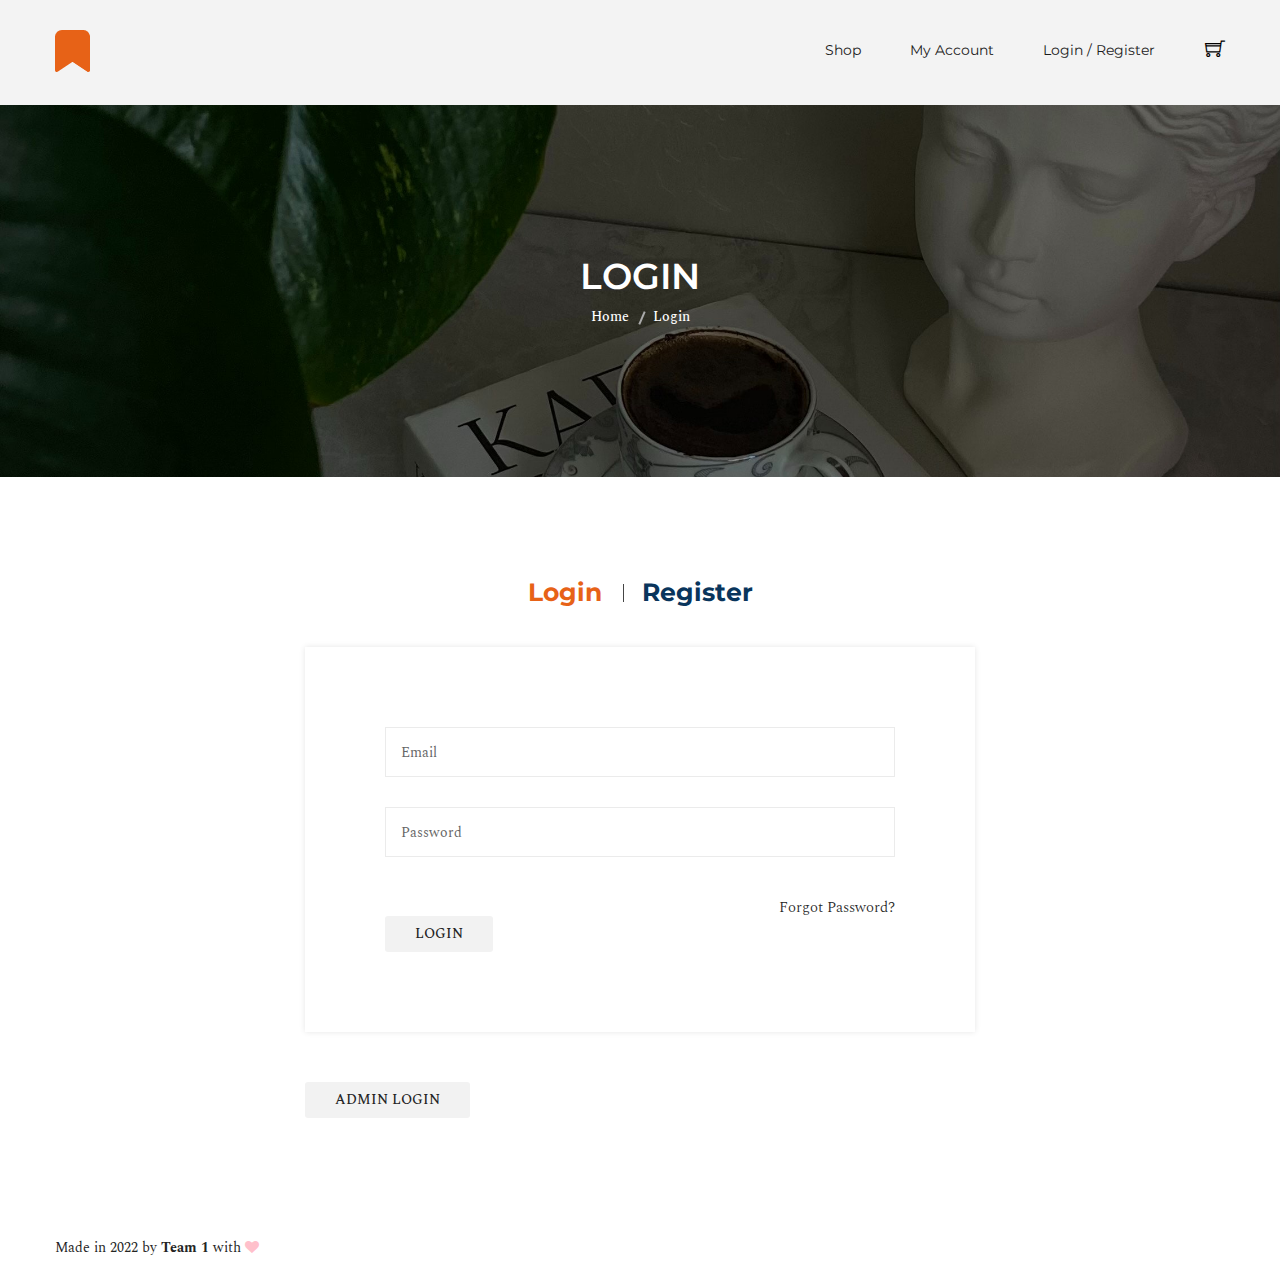
<file: bookstore/login-register.html>
<!doctype html>
<html class="no-js" lang="zxx">
    <head>
        <meta charset="utf-8">
        <meta http-equiv="x-ua-compatible" content="ie=edge">
        <title>Team 1 Online Bookstore</title>
        <meta name="description" content="">
        <meta name="robots" content="noindex, follow" />
        <meta name="viewport" content="width=device-width, initial-scale=1">
        <!-- Favicon -->
        <link rel="shortcut icon" type="image/x-icon" href="assets/img/favicon.png">
		
		<!-- all css here -->
        <link rel="stylesheet" href="assets/css/bootstrap.min.css">
        <link rel="stylesheet" href="assets/css/animate.min.css">
        <link rel="stylesheet" href="assets/css/owl.carousel.min.css">
        <link rel="stylesheet" href="assets/css/slick.css">
        <link rel="stylesheet" href="assets/css/chosen.min.css">
        <link rel="stylesheet" href="assets/css/font-awesome.min.css">
        <link rel="stylesheet" href="assets/css/themify-icons.css">
        <link rel="stylesheet" href="assets/css/ionicons.min.css">
		<link rel="stylesheet" href="assets/css/jquery-ui.css">
        <link rel="stylesheet" href="assets/css/meanmenu.min.css">
        <link rel="stylesheet" href="assets/css/style.css">
        <link rel="stylesheet" href="assets/css/responsive.css">
        <script src="assets/js/vendor/modernizr-3.11.2.min.js"></script>
    </head>
    <body>
        <!-- header start -->
        <header class="header-area gray-bg clearfix">
            <div class="header-bottom">
                <div class="container">
                    <div class="row">
                        <div class="col-lg-3 col-md-4 col-6">
                            <div class="logo">
                                <a href="index.html">
                                    <img alt="" src="assets/img/logo/logo.png">
                                </a>
                            </div>
                        </div>
                        <div class="col-lg-9 col-md-8 col-6">
                            <div class="header-bottom-right">
                                <div class="main-menu">
                                    <nav>
                                        <ul>
                                            <li><a href="shop.html">shop</a></li>
                                            <!-- only show if logged in -->
                                            <li><a href="my-account.html">my account</a></li>
                                            <!-- only show if not logged in -->
                                            <li><a href="login-register.html">login / register</a></li>
                                        </ul>
                                    </nav>
                                </div>
                                <div class="header-cart">
                                    <a href="#">
                                        <div class="cart-icon">
                                            <i class="ti-shopping-cart"></i>
                                        </div>
                                    </a>
                                    <div class="shopping-cart-content">
                                        <ul>
                                            <li class="single-shopping-cart">
                                                <div class="shopping-cart-img">
                                                    <a href="#"><img alt="" src="assets/img/cart/cart-1.jpg"></a>
                                                </div>
                                                <div class="shopping-cart-title">
                                                    <h4><a href="#">Book 1</a></h4>
                                                    <h6>Qty: 01</h6>
                                                    <span>$20.00</span>
                                                </div>
                                                <div class="shopping-cart-delete">
                                                    <a href="#"><i class="ion ion-close"></i></a>
                                                </div>
                                            </li>
                                            <li class="single-shopping-cart">
                                                <div class="shopping-cart-img">
                                                    <a href="#"><img alt="" src="assets/img/cart/cart-2.jpg"></a>
                                                </div>
                                                <div class="shopping-cart-title">
                                                    <h4><a href="#">Book 2</a></h4>
                                                    <h6>Qty: 02</h6>
                                                    <span>$40.00</span>
                                                </div>
                                                <div class="shopping-cart-delete">
                                                    <a href="#"><i class="ion ion-close"></i></a>
                                                </div>
                                            </li>
                                        </ul>
                                        <div class="shopping-cart-total">
                                            <h4>Shipping : <span>$10.00</span></h4>
                                            <h4>Total : <span class="shop-total">$70.00</span></h4>
                                        </div>
                                        <div class="shopping-cart-btn">
                                            <a href="cart-page.html">view cart</a>
                                            <a href="checkout.html">checkout</a>
                                        </div>
                                    </div>
                                </div>
                            </div>
                        </div>
                    </div>
                    <div class="mobile-menu-area">
                        <div class="mobile-menu">
                            <nav id="mobile-menu-active">
                                <ul class="menu-overflow">
                                    <li><a href="shop.html"> Shop </a></li>
                                    <!-- only show if logged in -->
                                    <li><a href="my-account.html">my account</a></li>
                                    <!-- only show if not logged in -->
                                    <li><a href="login-register.html">login / register</a></li>
                                </ul>
                            </nav>
                        </div>
                    </div>
                </div>
            </div>
        </header>
		<!-- header end -->
        <!-- Breadcrumb Area Start -->
        <div class="breadcrumb-area bg-image-3 ptb-150">
            <div class="container">
                <div class="breadcrumb-content text-center">
					<h3>LOGIN</h3>
                    <ul>
                        <li><a href="index.html">Home</a></li>
                        <li class="active">Login</li>
                    </ul>
                </div>
            </div>
        </div>
		<!-- Breadcrumb Area End -->
        <div class="login-register-area ptb-100">
            <div class="container">
                <div class="row">
                    <div class="col-lg-7 col-md-12 me-auto ms-auto">
                        <div class="login-register-wrapper">
                            <div class="login-register-tab-list nav">
                                <a class="active" data-bs-toggle="tab" href="#lg1">
                                    <h4> login </h4>
                                </a>
                                <a data-bs-toggle="tab" href="#lg2">
                                    <h4> register </h4>
                                </a>
                            </div>
                            <div class="tab-content">
                                <div id="lg1" class="tab-pane active">
                                    <div class="login-form-container">
                                        <div class="login-register-form">
                                            <form action="#" method="post">
                                                <input type="email" name="user-email" placeholder="Email">
                                                <input type="password" name="user-password" placeholder="Password">
                                                <div class="button-box">
                                                    <div class="login-toggle-btn">
                                                        <a href="#">Forgot Password?</a>
                                                    </div>
                                                    <button type="submit"><span>Login</span></button>
                                                </div>
                                            </form>
                                        </div>
                                    </div>
                                </div>
                                <div id="lg2" class="tab-pane">
                                    <div class="login-form-container">
                                        <div class="login-register-form">
                                            <form action="#" method="post">
                                                <input type="text" name="first-name" placeholder="First Name">
                                                <input type="text" name="last-name" placeholder="Last Name">
                                                <input type="email" name="user-email" placeholder="Email">
                                                <input type="password" name="user-password" placeholder="Password">
                                                <div class="button-box">
                                                    <button type="submit"><span>Register</span></button>
                                                </div>
                                            </form>
                                        </div>
                                    </div>
                                </div>
                            </div>
                        </div>
                        <div class="button-box pt-50">
                            <button>Admin Login</button>
                        </div>
                    </div>
                </div>
            </div>
        </div>

		<!-- Footer style Start -->
        <footer class="footer-area gray-bg-3">
            <div class="footer-bottom pb-25 pt-25 white-bg">
                <div class="container">
                    <div class="row">
                        <div class="col-md-6">
                            <div class="copyright">
                                <p class="copy-text"> Made in 2022 by <strong>Team 1</strong> with <i class="fa fa-heart" style="color:pink"></i>
                            </div>
                        </div>
                    </div>
                </div>
            </div>
        </footer>
		<!-- Footer style End -->        
        
		<!-- all js here -->
        <script src="assets/js/vendor/jquery-3.6.0.min.js"></script>
        <script src="assets/js/vendor/jquery-migrate-3.3.2.min.js"></script>
        <script src="assets/js/bootstrap.bundle.min.js"></script>
        <script src="assets/js/imagesloaded.pkgd.min.js"></script>
        <script src="assets/js/isotope.pkgd.min.js"></script>
        <script src="assets/js/ajax-mail.js"></script>
        <script src="assets/js/owl.carousel.min.js"></script>
        <script src="assets/js/plugins.js"></script>
        <script src="assets/js/main.js"></script>
    </body>
</html>
</file>
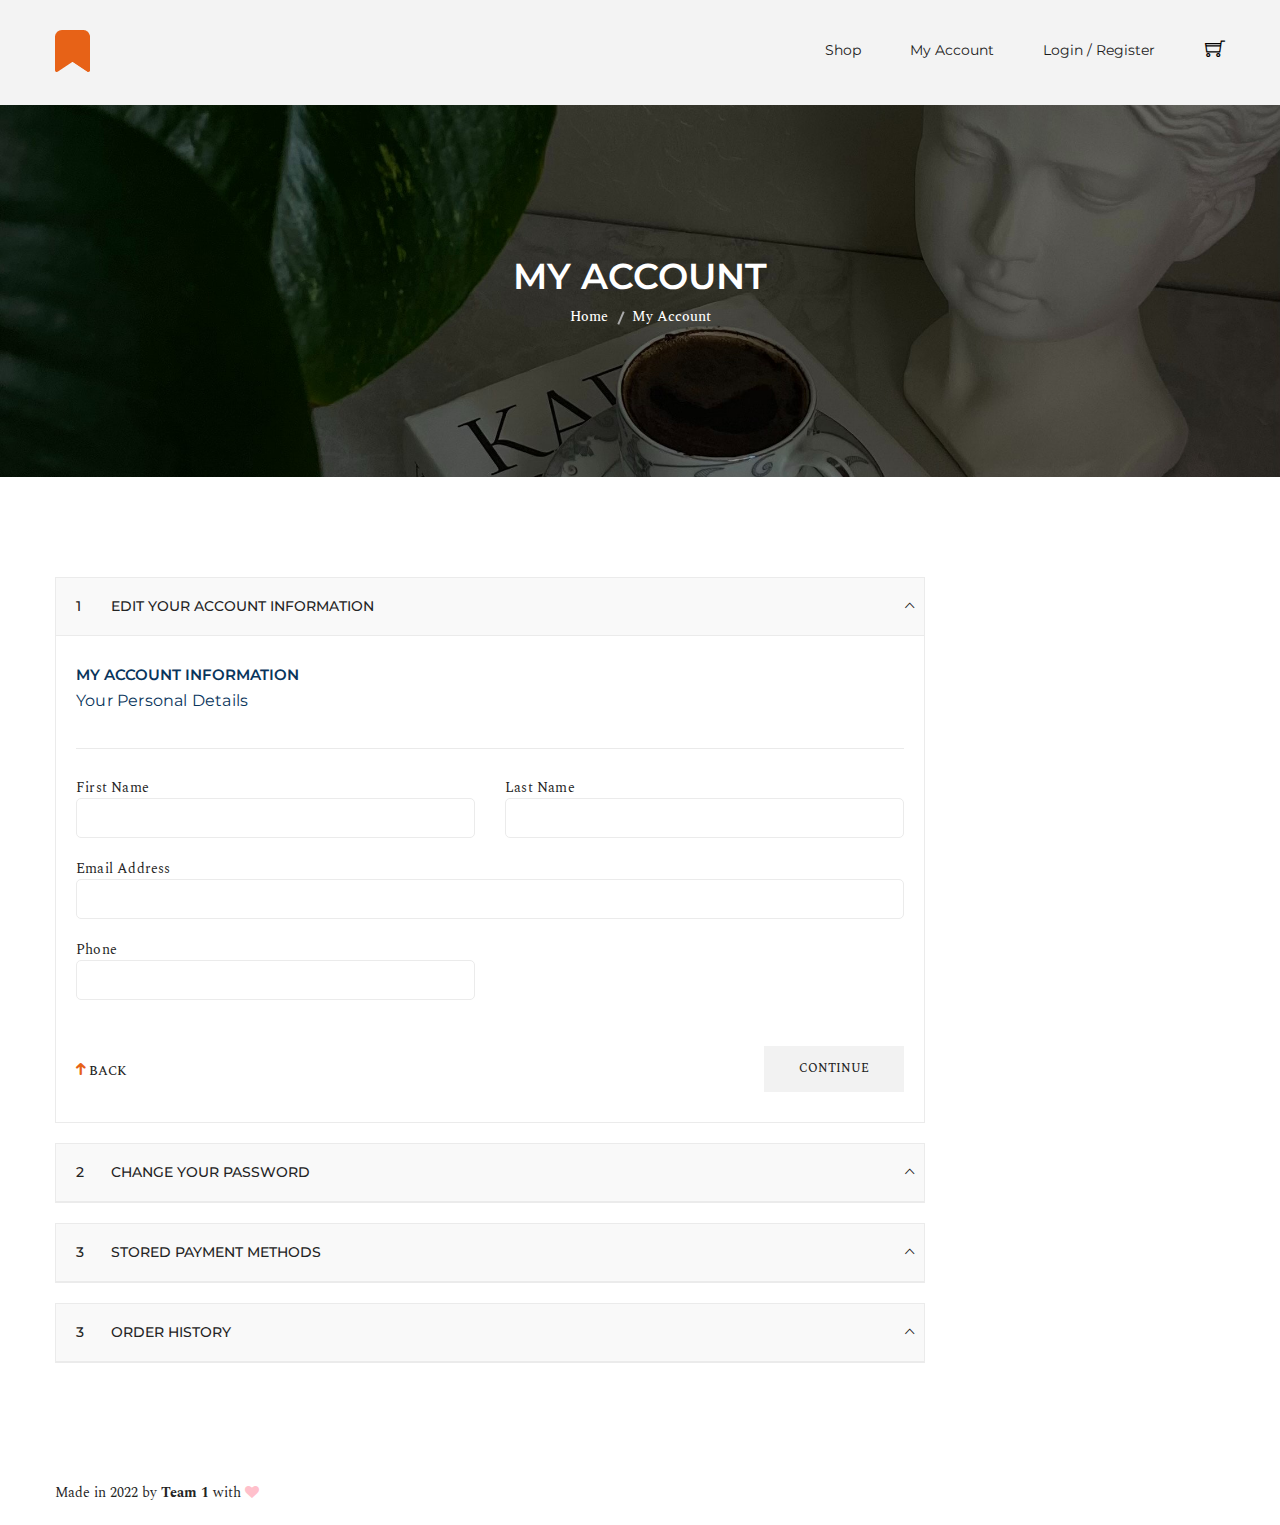
<file: bookstore/my-account.html>
<!doctype html>
<html class="no-js" lang="zxx">
    <head>
        <meta charset="utf-8">
        <meta http-equiv="x-ua-compatible" content="ie=edge">
        <title>Sabujcha - Matcha eCommerce Bootstrap5 Template</title>
        <meta name="description" content="">
        <meta name="robots" content="noindex, follow" />
        <meta name="viewport" content="width=device-width, initial-scale=1">
        <!-- Favicon -->
        <link rel="shortcut icon" type="image/x-icon" href="assets/img/favicon.png">
		
		<!-- all css here -->
        <link rel="stylesheet" href="assets/css/bootstrap.min.css">
        <link rel="stylesheet" href="assets/css/animate.min.css">
        <link rel="stylesheet" href="assets/css/owl.carousel.min.css">
        <link rel="stylesheet" href="assets/css/slick.css">
        <link rel="stylesheet" href="assets/css/chosen.min.css">
        <link rel="stylesheet" href="assets/css/font-awesome.min.css">
        <link rel="stylesheet" href="assets/css/themify-icons.css">
        <link rel="stylesheet" href="assets/css/ionicons.min.css">
		<link rel="stylesheet" href="assets/css/jquery-ui.css">
        <link rel="stylesheet" href="assets/css/meanmenu.min.css">
        <link rel="stylesheet" href="assets/css/style.css">
        <link rel="stylesheet" href="assets/css/responsive.css">
        <script src="assets/js/vendor/modernizr-3.11.2.min.js"></script>
    </head>
    <body>
         <!-- header start -->
         <header class="header-area gray-bg clearfix">
            <div class="header-bottom">
                <div class="container">
                    <div class="row">
                        <div class="col-lg-3 col-md-4 col-6">
                            <div class="logo">
                                <a href="index.html">
                                    <img alt="" src="assets/img/logo/logo.png">
                                </a>
                            </div>
                        </div>
                        <div class="col-lg-9 col-md-8 col-6">
                            <div class="header-bottom-right">
                                <div class="main-menu">
                                    <nav>
                                        <ul>
                                            <li><a href="shop.html">shop</a></li>
                                            <!-- only show if logged in -->
                                            <li><a href="my-account.html">my account</a></li>
                                            <!-- only show if not logged in -->
                                            <li><a href="login-register.html">login / register</a></li>
                                        </ul>
                                    </nav>
                                </div>
                                <div class="header-cart">
                                    <a href="#">
                                        <div class="cart-icon">
                                            <i class="ti-shopping-cart"></i>
                                        </div>
                                    </a>
                                    <div class="shopping-cart-content">
                                        <ul>
                                            <li class="single-shopping-cart">
                                                <div class="shopping-cart-img">
                                                    <a href="#"><img alt="" src="assets/img/cart/cart-1.jpg"></a>
                                                </div>
                                                <div class="shopping-cart-title">
                                                    <h4><a href="#">Book 1</a></h4>
                                                    <h6>Qty: 01</h6>
                                                    <span>$20.00</span>
                                                </div>
                                                <div class="shopping-cart-delete">
                                                    <a href="#"><i class="ion ion-close"></i></a>
                                                </div>
                                            </li>
                                            <li class="single-shopping-cart">
                                                <div class="shopping-cart-img">
                                                    <a href="#"><img alt="" src="assets/img/cart/cart-2.jpg"></a>
                                                </div>
                                                <div class="shopping-cart-title">
                                                    <h4><a href="#">Book 2</a></h4>
                                                    <h6>Qty: 02</h6>
                                                    <span>$40.00</span>
                                                </div>
                                                <div class="shopping-cart-delete">
                                                    <a href="#"><i class="ion ion-close"></i></a>
                                                </div>
                                            </li>
                                        </ul>
                                        <div class="shopping-cart-total">
                                            <h4>Shipping : <span>$10.00</span></h4>
                                            <h4>Total : <span class="shop-total">$70.00</span></h4>
                                        </div>
                                        <div class="shopping-cart-btn">
                                            <a href="cart-page.html">view cart</a>
                                            <a href="checkout.html">checkout</a>
                                        </div>
                                    </div>
                                </div>
                            </div>
                        </div>
                    </div>
                    <div class="mobile-menu-area">
                        <div class="mobile-menu">
                            <nav id="mobile-menu-active">
                                <ul class="menu-overflow">
                                    <li><a href="shop.html"> Shop </a></li>
                                    <!-- only show if logged in -->
                                    <li><a href="my-account.html">my account</a></li>
                                    <!-- only show if not logged in -->
                                    <li><a href="login-register.html">login / register</a></li>
                                </ul>
                            </nav>
                        </div>
                    </div>
                </div>
            </div>
        </header>
		<!-- header end -->
        <!-- Breadcrumb Area Start -->
        <div class="breadcrumb-area bg-image-3 ptb-150">
            <div class="container">
                <div class="breadcrumb-content text-center">
					<h3>MY ACCOUNT</h3>
                    <ul>
                        <li><a href="index.html">Home</a></li>
                        <li class="active">My Account</li>
                    </ul>
                </div>
            </div>
        </div>
		<!-- Breadcrumb Area End -->
        <!-- my account start -->
        <div class="checkout-area pb-80 pt-100">
            <div class="container">
                <div class="row">
                    <div class="ml-auto mr-auto col-lg-9">
                        <div class="checkout-wrapper">
                            <div id="faq" class="panel-group">
                                <div class="panel panel-default">
                                    <div class="panel-heading">
                                        <h5 class="panel-title"><span>1</span> <a data-bs-toggle="collapse" href="#my-account-1">Edit your account information </a></h5>
                                    </div>
                                    <div id="my-account-1" class="panel-collapse collapse show" data-bs-parent="#faq">
                                        <div class="panel-body">
                                            <div class="billing-information-wrapper">
                                                <div class="account-info-wrapper">
                                                    <h4>My Account Information</h4>
                                                    <h5>Your Personal Details</h5>
                                                </div>
                                                <div class="row">
                                                    <div class="col-lg-6 col-md-6">
                                                        <div class="billing-info">
                                                            <label>First Name</label>
                                                            <input type="text">
                                                        </div>
                                                    </div>
                                                    <div class="col-lg-6 col-md-6">
                                                        <div class="billing-info">
                                                            <label>Last Name</label>
                                                            <input type="text">
                                                        </div>
                                                    </div>
                                                    <div class="col-lg-12 col-md-12">
                                                        <div class="billing-info">
                                                            <label>Email Address</label>
                                                            <input type="email">
                                                        </div>
                                                    </div>
                                                    <div class="col-lg-6 col-md-6">
                                                        <div class="billing-info">
                                                            <label>Phone</label>
                                                            <input type="text">
                                                        </div>
                                                    </div>
                                                </div>
                                                <div class="billing-back-btn">
                                                    <div class="billing-back">
                                                        <a href="#"><i class="ion-arrow-up-c"></i> back</a>
                                                    </div>
                                                    <div class="billing-btn">
                                                        <button type="submit">Continue</button>
                                                    </div>
                                                </div>
                                            </div>
                                        </div>
                                    </div>
                                </div>
                                <div class="panel panel-default">
                                    <div class="panel-heading">
                                        <h5 class="panel-title"><span>2</span> <a data-bs-toggle="collapse" href="#my-account-2">Change your password </a></h5>
                                    </div>
                                    <div id="my-account-2" class="panel-collapse collapse" data-bs-parent="#faq">
                                        <div class="panel-body">
                                            <div class="billing-information-wrapper">
                                                <div class="account-info-wrapper">
                                                    <h4>Change Password</h4>
                                                    <h5>Your Password</h5>
                                                </div>
                                                <div class="row">
                                                    <div class="col-lg-12 col-md-12">
                                                        <div class="billing-info">
                                                            <label>Password</label>
                                                            <input type="password">
                                                        </div>
                                                    </div>
                                                    <div class="col-lg-12 col-md-12">
                                                        <div class="billing-info">
                                                            <label>Password Confirm</label>
                                                            <input type="password">
                                                        </div>
                                                    </div>
                                                </div>
                                                <div class="billing-back-btn">
                                                    <div class="billing-back">
                                                        <a href="#"><i class="ion-arrow-up-c"></i> back</a>
                                                    </div>
                                                    <div class="billing-btn">
                                                        <button type="submit">Continue</button>
                                                    </div>
                                                </div>
                                            </div>
                                        </div>
                                    </div>
                                </div>
                                <div class="panel panel-default">
                                    <div class="panel-heading">
                                        <h5 class="panel-title"><span>3</span> <a data-bs-toggle="collapse" href="#my-account-3">Stored Payment Methods</a></h5>
                                    </div>
                                    <div id="my-account-3" class="panel-collapse collapse" data-bs-parent="#faq">
                                        <div class="panel-body">
                                            <div class="billing-information-wrapper">
                                                <div class="account-info-wrapper">
                                                    <h4>Payment Methods</h4>
                                                </div>
                                                <div class="entries-wrapper">
                                                    <div class="row">
                                                        <div class="col-lg-6 col-md-6 d-flex align-items-center justify-content-center">
                                                            <div class="entries-info text-center">
                                                                <p><strong>First Name Last Name</strong></p>
                                                                <span>Last Four Digits: 0001</span>
                                                                <br>
                                                                <span>Exp Date: 01 / 01</span>
                                                                <br>
                                                                <span>CVV: XXX</span>
                                                                <br>
                                                                <span>Postal Code: 12345</span>
                                                            </div>
                                                        </div>
                                                        <div class="col-lg-6 col-md-6 d-flex align-items-center justify-content-center">
                                                            <div class="entries-edit-delete text-center">
                                                                <a class="edit" href="#">Edit</a>
                                                                <a href="#">Delete</a>
                                                            </div>
                                                        </div>
                                                    </div>
                                                </div>
                                                <div class="button-box pt-50">
                                                    <button>Add New</button>
                                                </div>
                                                <div class="billing-back-btn">
                                                    <div class="billing-back">
                                                        <a href="#"><i class="ion-arrow-up-c"></i> back</a>
                                                    </div>
                                                    <div class="billing-btn">
                                                        <button type="submit">Continue</button>
                                                    </div>
                                                </div>
                                            </div>
                                        </div>
                                    </div>
                                </div>
                                <div class="panel panel-default">
                                    <div class="panel-heading">
                                        <h5 class="panel-title"><span>3</span> <a data-bs-toggle="collapse" href="#my-account-4">Order History</a></h5>
                                    </div>
                                    <div id="my-account-4" class="panel-collapse collapse" data-bs-parent="#faq">
                                        <div class="panel-body">
                                            <div class="billing-information-wrapper">
                                                <div class="account-info-wrapper">
                                                    <h4>My Order History</h4>
                                                </div>
                                                <div class="entries-wrapper">
                                                    <div class="row">
                                                        <div class="col-lg-6 col-md-6 d-flex align-items-center justify-content-center">
                                                            <div class="entries-info text-center">
                                                                <p><strong>2 Items</strong></p>
                                                                <span>01/01/2022</span>
                                                                <br>
                                                                <span>Status: Delivered</span>
                                                            </div>
                                                        </div>
                                                        <div class="col-lg-6 col-md-6 d-flex align-items-center justify-content-center">
                                                            <div class="entries-edit-delete text-center">
                                                                <a class="edit" href="#">View</a>
                                                                <a href="#">Reorder</a>
                                                            </div>
                                                        </div>
                                                    </div>
                                                </div>
                                                <div class="billing-back-btn">
                                                    <div class="billing-back">
                                                        <a href="#"><i class="ion-arrow-up-c"></i> back</a>
                                                    </div>
                                                    <div class="billing-btn">
                                                        <button type="submit">Continue</button>
                                                    </div>
                                                </div>
                                            </div>
                                        </div>
                                    </div>
                                </div>
                            </div>
                        </div>
                    </div>
                </div>
            </div>
        </div>
		<!-- my account end -->
        <!-- Footer style Start -->
        <footer class="footer-area gray-bg-3">
            <div class="footer-bottom pb-25 pt-25 white-bg">
                <div class="container">
                    <div class="row">
                        <div class="col-md-6">
                            <div class="copyright">
                                <p class="copy-text"> Made in 2022 by <strong>Team 1</strong> with <i class="fa fa-heart" style="color:pink"></i>
                            </div>
                        </div>
                    </div>
                </div>
            </div>
        </footer>
        <!-- Footer style End -->
                
		
		<!-- all js here -->
        <script src="assets/js/vendor/jquery-3.6.0.min.js"></script>
        <script src="assets/js/vendor/jquery-migrate-3.3.2.min.js"></script>
        <script src="assets/js/bootstrap.bundle.min.js"></script>
        <script src="assets/js/imagesloaded.pkgd.min.js"></script>
        <script src="assets/js/isotope.pkgd.min.js"></script>
        <script src="assets/js/ajax-mail.js"></script>
        <script src="assets/js/owl.carousel.min.js"></script>
        <script src="assets/js/plugins.js"></script>
        <script src="assets/js/main.js"></script>
    </body>
</html>
</file>
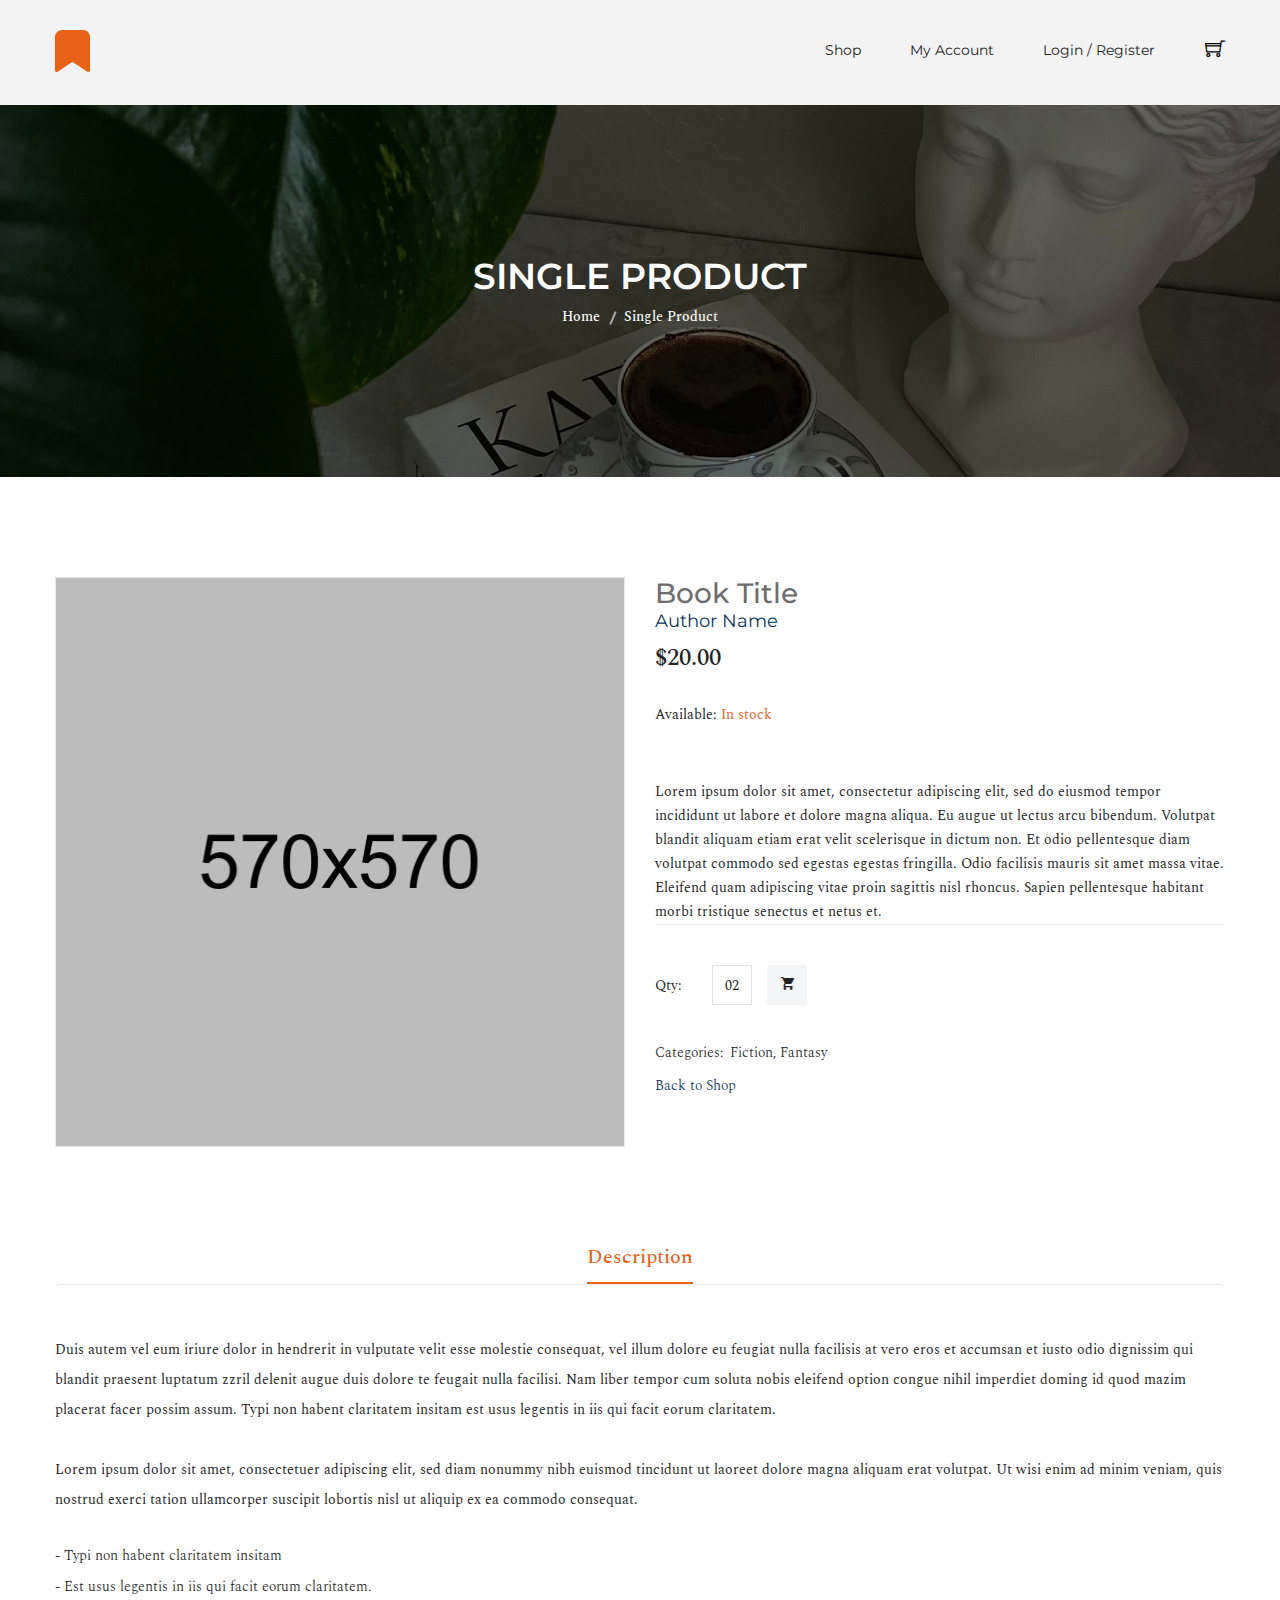
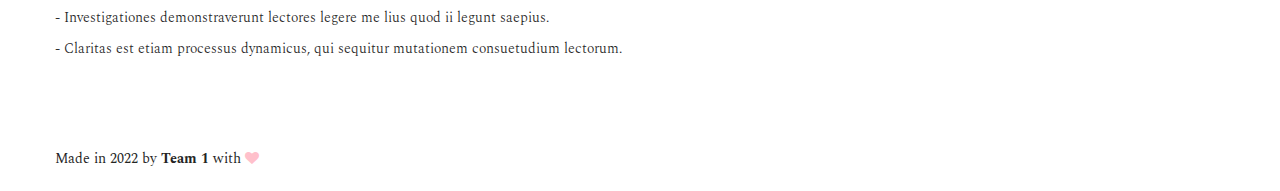
<file: bookstore/product-details.html>
<!doctype html>
<html class="no-js" lang="zxx">
    <head>
        <meta charset="utf-8">
        <meta http-equiv="x-ua-compatible" content="ie=edge">
        <title>Sabujcha - Matcha eCommerce Bootstrap5 Template</title>
        <meta name="description" content="">
        <meta name="robots" content="noindex, follow" />
        <meta name="viewport" content="width=device-width, initial-scale=1">
        <!-- Favicon -->
        <link rel="shortcut icon" type="image/x-icon" href="assets/img/favicon.png">
		
		<!-- all css here -->
        <link rel="stylesheet" href="assets/css/bootstrap.min.css">
        <link rel="stylesheet" href="assets/css/animate.min.css">
        <link rel="stylesheet" href="assets/css/owl.carousel.min.css">
        <link rel="stylesheet" href="assets/css/slick.css">
        <link rel="stylesheet" href="assets/css/chosen.min.css">
        <link rel="stylesheet" href="assets/css/font-awesome.min.css">
        <link rel="stylesheet" href="assets/css/themify-icons.css">
        <link rel="stylesheet" href="assets/css/ionicons.min.css">
		<link rel="stylesheet" href="assets/css/jquery-ui.css">
        <link rel="stylesheet" href="assets/css/meanmenu.min.css">
        <link rel="stylesheet" href="assets/css/style.css">
        <link rel="stylesheet" href="assets/css/responsive.css">
        <script src="assets/js/vendor/modernizr-3.11.2.min.js"></script>
    </head>
    <body>
        <!-- header start -->
        <header class="header-area gray-bg clearfix">
            <div class="header-bottom">
                <div class="container">
                    <div class="row">
                        <div class="col-lg-3 col-md-4 col-6">
                            <div class="logo">
                                <a href="index.html">
                                    <img alt="" src="assets/img/logo/logo.png">
                                </a>
                            </div>
                        </div>
                        <div class="col-lg-9 col-md-8 col-6">
                            <div class="header-bottom-right">
                                <div class="main-menu">
                                    <nav>
                                        <ul>
                                            <li><a href="shop.html">shop</a></li>
                                            <!-- only show if logged in -->
                                            <li><a href="my-account.html">my account</a></li>
                                            <!-- only show if not logged in -->
                                            <li><a href="login-register.html">login / register</a></li>
                                        </ul>
                                    </nav>
                                </div>
                                <div class="header-cart">
                                    <a href="#">
                                        <div class="cart-icon">
                                            <i class="ti-shopping-cart"></i>
                                        </div>
                                    </a>
                                    <div class="shopping-cart-content">
                                        <ul>
                                            <li class="single-shopping-cart">
                                                <div class="shopping-cart-img">
                                                    <a href="#"><img alt="" src="assets/img/cart/cart-1.jpg"></a>
                                                </div>
                                                <div class="shopping-cart-title">
                                                    <h4><a href="#">Book 1</a></h4>
                                                    <h6>Qty: 01</h6>
                                                    <span>$20.00</span>
                                                </div>
                                                <div class="shopping-cart-delete">
                                                    <a href="#"><i class="ion ion-close"></i></a>
                                                </div>
                                            </li>
                                            <li class="single-shopping-cart">
                                                <div class="shopping-cart-img">
                                                    <a href="#"><img alt="" src="assets/img/cart/cart-2.jpg"></a>
                                                </div>
                                                <div class="shopping-cart-title">
                                                    <h4><a href="#">Book 2</a></h4>
                                                    <h6>Qty: 02</h6>
                                                    <span>$40.00</span>
                                                </div>
                                                <div class="shopping-cart-delete">
                                                    <a href="#"><i class="ion ion-close"></i></a>
                                                </div>
                                            </li>
                                        </ul>
                                        <div class="shopping-cart-total">
                                            <h4>Shipping : <span>$10.00</span></h4>
                                            <h4>Total : <span class="shop-total">$70.00</span></h4>
                                        </div>
                                        <div class="shopping-cart-btn">
                                            <a href="cart-page.html">view cart</a>
                                            <a href="checkout.html">checkout</a>
                                        </div>
                                    </div>
                                </div>
                            </div>
                        </div>
                    </div>
                    <div class="mobile-menu-area">
                        <div class="mobile-menu">
                            <nav id="mobile-menu-active">
                                <ul class="menu-overflow">
                                    <li><a href="shop.html"> Shop </a></li>
                                    <!-- only show if logged in -->
                                    <li><a href="my-account.html">my account</a></li>
                                    <!-- only show if not logged in -->
                                    <li><a href="login-register.html">login / register</a></li>
                                </ul>
                            </nav>
                        </div>
                    </div>
                </div>
            </div>
        </header>
		<!-- header end -->
        <!-- Breadcrumb Area Start -->
        <div class="breadcrumb-area bg-image-3 ptb-150">
            <div class="container">
                <div class="breadcrumb-content text-center">
					<h3>SINGLE PRODUCT</h3>
                    <ul>
                        <li><a href="index.html">Home</a></li>
                        <li class="active">Single Product</li>
                    </ul>
                </div>
            </div>
        </div>
		<!-- Breadcrumb Area End -->
		<!-- Product Deatils Area Start -->
        <div class="product-details pt-100 pb-95">
            <div class="container">
                <div class="row">
                    <div class="col-lg-6 col-md-12">
                        <div class="product-details-img">
                            <img class="zoompro" src="assets/img/product-details/product-detalis-l1.jpg" data-zoom-image="assets/img/product-details/product-detalis-bl1.jpg" alt="zoom"/>
                        </div>
                    </div>
                    <div class="col-lg-6 col-md-12">
                        <div class="product-details-content">
                            <h4>Book Title</h4>
                            <h5>Author Name</h5>
                            <span>$20.00</span>
                            <div class="in-stock">
                                <p>Available: <span>In stock</span></p>
                            </div>
                            <p class="pt-50">Lorem ipsum dolor sit amet, consectetur adipiscing elit, sed do eiusmod tempor incididunt ut labore et dolore magna aliqua. Eu augue ut lectus arcu bibendum. Volutpat blandit aliquam etiam erat velit scelerisque in dictum non. Et odio pellentesque diam volutpat commodo sed egestas egestas fringilla. Odio facilisis mauris sit amet massa vitae. Eleifend quam adipiscing vitae proin sagittis nisl rhoncus. Sapien pellentesque habitant morbi tristique senectus et netus et. </p>
                            <div class="quality-add-to-cart">
                                <div class="quality">
                                    <label>Qty:</label>
                                    <input class="cart-plus-minus-box" type="text" name="qtybutton" value="02">
                                </div>
                                <div class="shop-list-cart-wishlist">
                                    <a title="Add To Cart" href="#">
                                        <i class="ion-android-cart"></i>
                                    </a>
                                </div>
                            </div>
                            <div class="pro-dec-categories">
                                <ul>
                                    <li class="categories-title">Categories:</li>
                                    <li><a href="#">Fiction,</a></li>
                                    <li><a href="#">Fantasy </a></li>
                                </ul>
                            </div>
                            <a title="Back to Shop" href="shop.html">
                                Back to Shop
                            </a>
                        </div>
                    </div>
                </div>
            </div>
        </div>
		<!-- Product Deatils Area End -->
        <div class="description-review-area pb-70">
            <div class="container">
                <div class="description-review-wrapper">
                    <div class="description-review-topbar nav text-center">
                        <a class="active" data-bs-toggle="tab" href="#des-details1">Description</a>
                    </div>
                    <div class="tab-content description-review-bottom">
                        <div id="des-details1" class="tab-pane active">
                            <div class="product-description-wrapper">
                                <p>Duis autem vel eum iriure dolor in hendrerit in vulputate velit esse molestie consequat, vel illum dolore eu feugiat nulla facilisis at vero eros et accumsan et iusto odio dignissim qui blandit praesent luptatum zzril delenit augue duis dolore te feugait nulla facilisi. Nam liber tempor cum soluta nobis eleifend option congue nihil imperdiet doming id quod mazim placerat facer possim assum. Typi non habent claritatem insitam est usus legentis in iis qui facit eorum claritatem. </p>
                                <p>Lorem ipsum dolor sit amet, consectetuer adipiscing elit, sed diam nonummy nibh euismod tincidunt ut laoreet dolore magna aliquam erat volutpat. Ut wisi enim ad minim veniam, quis nostrud exerci tation ullamcorper suscipit lobortis nisl ut aliquip ex ea commodo consequat. </p>
                                <ul>
                                    <li>-  Typi non habent claritatem insitam</li>
                                    <li>-  Est usus legentis in iis qui facit eorum claritatem. </li>
                                    <li>-  Investigationes demonstraverunt lectores legere me lius quod ii legunt saepius.</li>
                                    <li>-  Claritas est etiam processus dynamicus, qui sequitur mutationem consuetudium lectorum.</li>
                                </ul>
                            </div>
                        </div>
                    </div>
                </div>
            </div>
        </div>
        <!-- Footer style Start -->
        <footer class="footer-area gray-bg-3">
            <div class="footer-bottom pb-25 pt-25 white-bg">
                <div class="container">
                    <div class="row">
                        <div class="col-md-6">
                            <div class="copyright">
                                <p class="copy-text"> Made in 2022 by <strong>Team 1</strong> with <i class="fa fa-heart" style="color:pink"></i>
                            </div>
                        </div>
                    </div>
                </div>
            </div>
        </footer>
		<!-- Footer style End -->
        <!-- Product Details Start -->
        <div class="modal fade" id="exampleModal" tabindex="-1" role="dialog">
            <div class="modal-dialog" role="document">
                <div class="modal-content">
                    <div class="modal-header">
                        <button type="button" class="close" data-bs-dismiss="modal" aria-label="Close"><span aria-hidden="true">x</span></button>
                    </div>
                    <div class="modal-body">
                        <div class="row">
                            <div class="col-md-5 col-sm-5 col-xs-12">
                                <!-- Thumbnail Large Image start -->
                                <div class="tab-content">
                                    <div id="pro-1" class="tab-pane fade show active">
                                        <img src="assets/img/product-details/product-detalis-l1.jpg" alt="">
                                    </div>
                                    <div id="pro-2" class="tab-pane fade">
                                        <img src="assets/img/product-details/product-detalis-l2.jpg" alt="">
                                    </div>
                                    <div id="pro-3" class="tab-pane fade">
                                        <img src="assets/img/product-details/product-detalis-l3.jpg" alt="">
                                    </div>
                                    <div id="pro-4" class="tab-pane fade">
                                        <img src="assets/img/product-details/product-detalis-l4.jpg" alt="">
                                    </div>
                                </div>
                                <!-- Thumbnail Large Image End -->
                                <!-- Thumbnail Image End -->
                                <div class="product-thumbnail">
                                    <div class="thumb-menu owl-carousel nav nav-style" role="tablist">
                                        <a class="active" data-bs-toggle="tab" href="#pro-1"><img src="assets/img/product-details/product-detalis-s1.jpg" alt=""></a>
                                        <a data-bs-toggle="tab" href="#pro-2"><img src="assets/img/product-details/product-detalis-s2.jpg" alt=""></a>
                                        <a data-bs-toggle="tab" href="#pro-3"><img src="assets/img/product-details/product-detalis-s3.jpg" alt=""></a>
                                        <a data-bs-toggle="tab" href="#pro-4"><img src="assets/img/product-details/product-detalis-s4.jpg" alt=""></a>
                                    </div>
                                </div>
                                <!-- Thumbnail image end -->
                            </div>
                            <div class="col-md-7 col-sm-7 col-xs-12">
                                <div class="modal-pro-content">
                                    <h3>Book Title</h3>
                                    <div class="product-price-wrapper">
                                        <span class="product-price-old">$25.00 </span>
                                        <span>$20.00</span>
                                    </div>
                                    <p>Pellentesque habitant morbi tristique senectus et netus et malesuada fames ac turpis egestas. Vestibulum tortor quam, feugiat vitae, ultricies eget, tempor sit amet.</p>	
                                    <div class="quick-view-select">
                                        <div class="select-option-part">
                                            <label>Paper Option</label>
                                            <select class="select">
                                                <option value="">Paperback</option>
                                                <option value="">Hardcover</option>
                                            </select>
                                        </div>
                                    </div>
                                    <div class="product-quantity">
                                        <div class="cart-plus-minus">
                                            <input class="cart-plus-minus-box" type="text" name="qtybutton" value="02">
                                        </div>
                                        <button>Add to cart</button>
                                    </div>
                                    <span><i class="fa fa-check"></i>In stock</span>
                                </div>
                            </div>
                        </div>
                    </div>
                </div>
            </div>
        </div>
        <!-- Product Details End end -->
        
		<!-- all js here -->
        <script src="assets/js/vendor/jquery-3.6.0.min.js"></script>
        <script src="assets/js/vendor/jquery-migrate-3.3.2.min.js"></script>
        <script src="assets/js/bootstrap.bundle.min.js"></script>
        <script src="assets/js/imagesloaded.pkgd.min.js"></script>
        <script src="assets/js/isotope.pkgd.min.js"></script>
        <script src="assets/js/ajax-mail.js"></script>
        <script src="assets/js/owl.carousel.min.js"></script>
        <script src="assets/js/plugins.js"></script>
        <script src="assets/js/main.js"></script>
    </body>
</html>
</file>
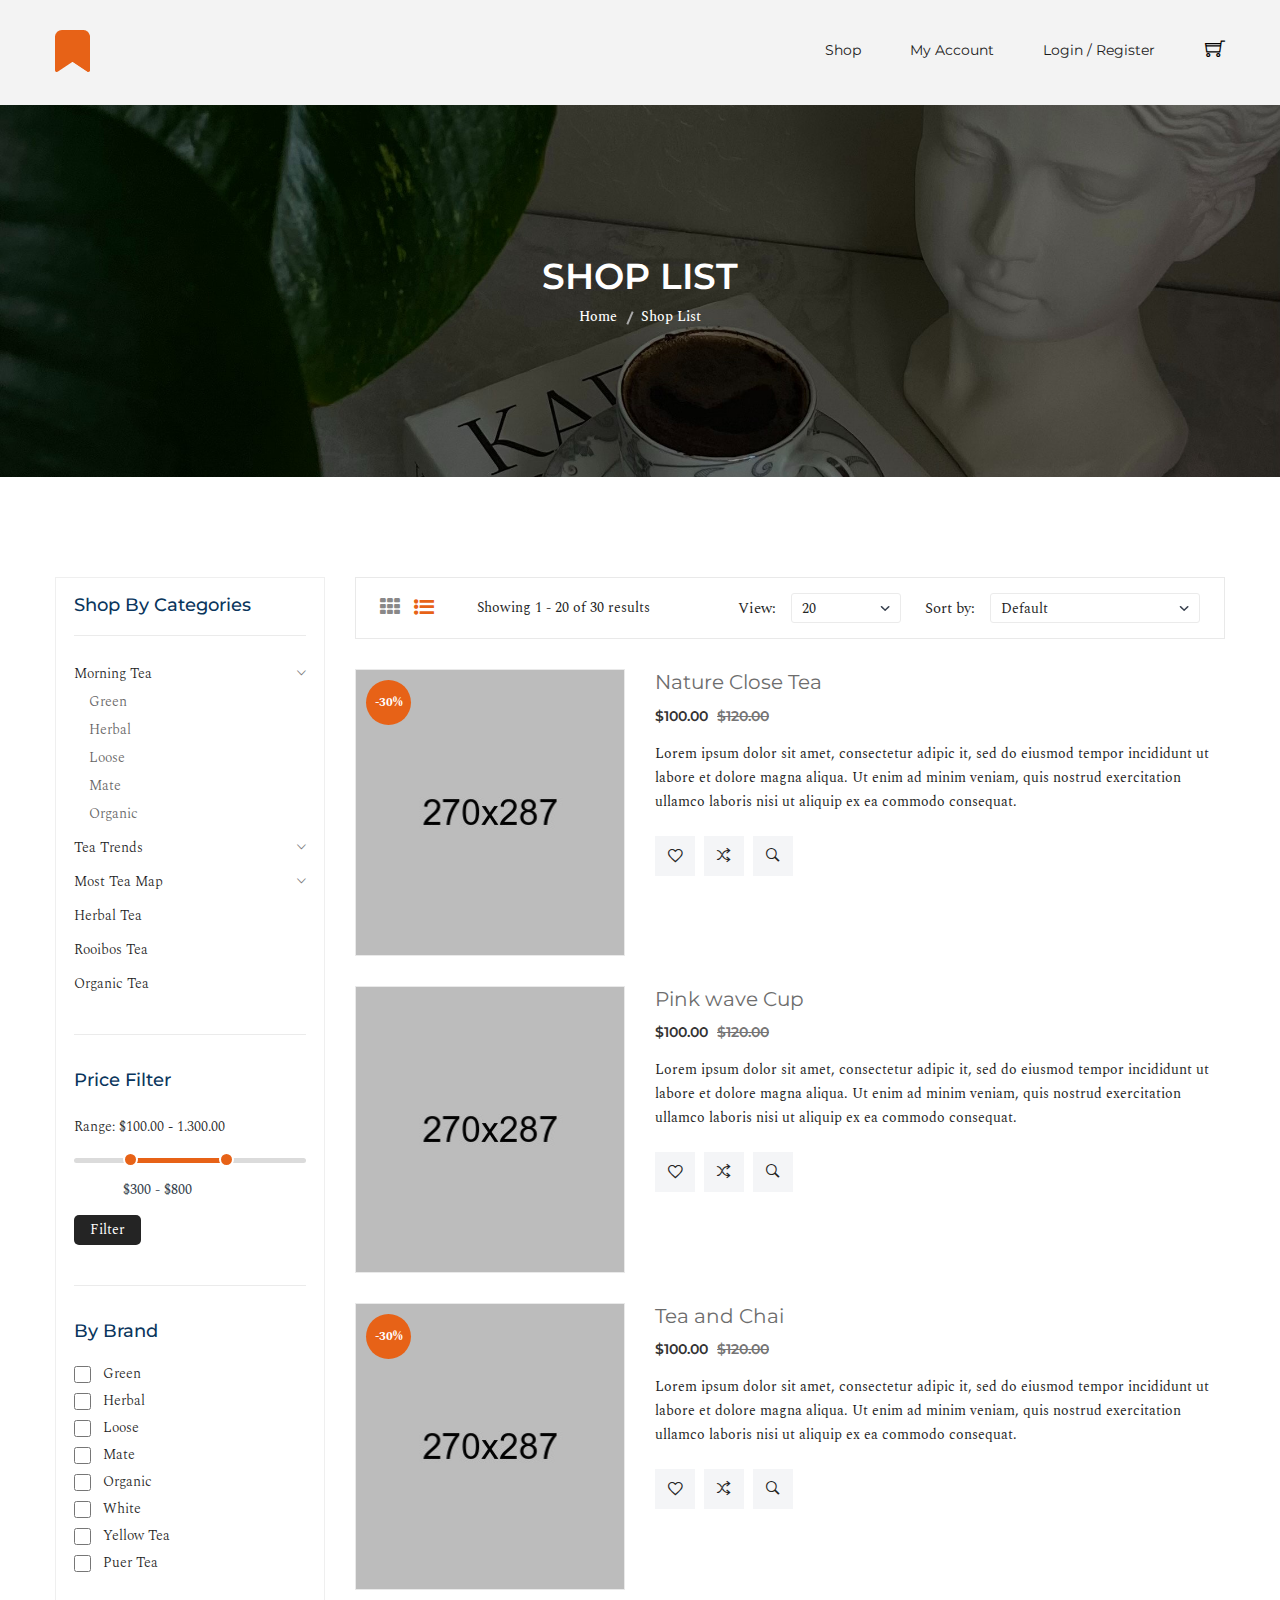
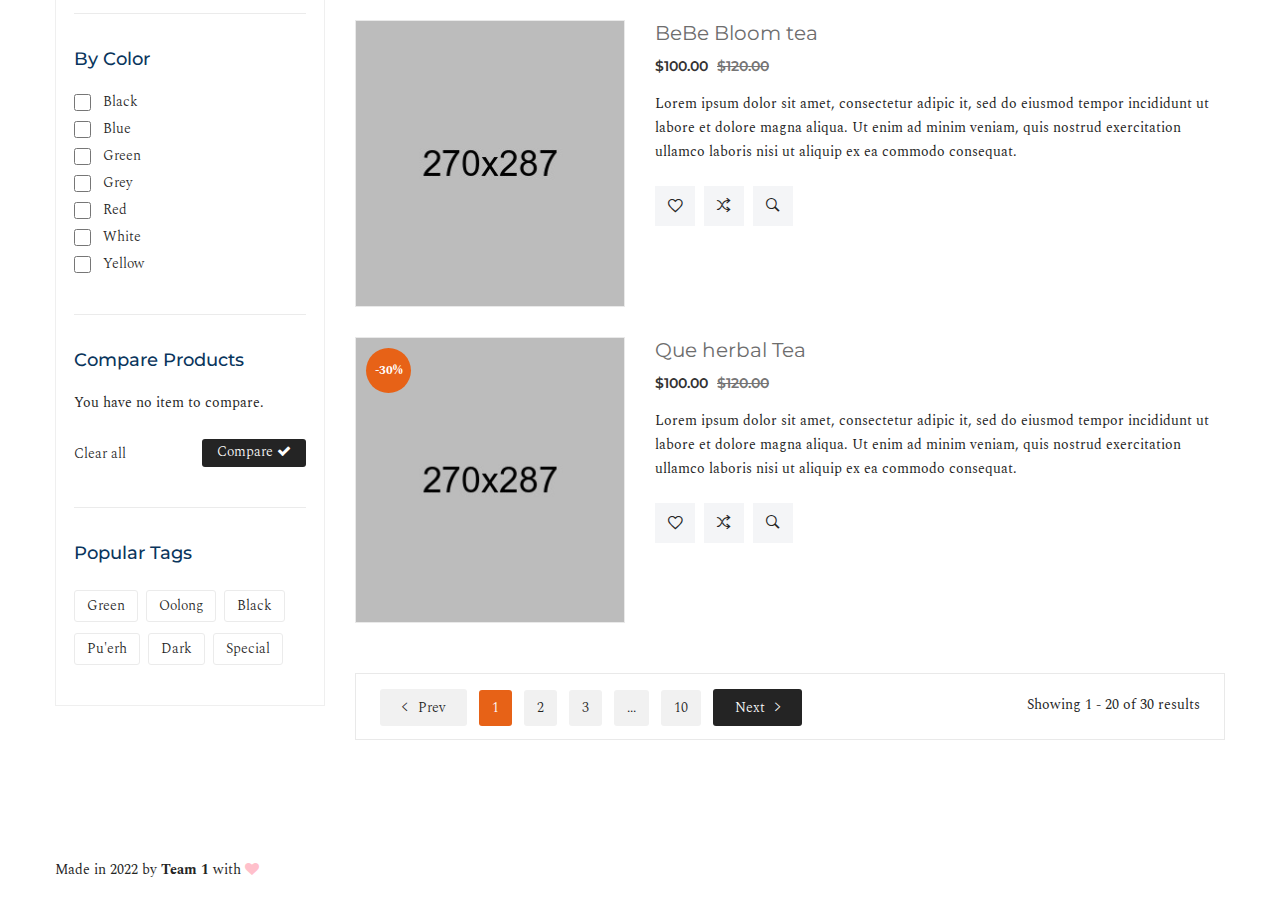
<file: bookstore/shop-list.html>
<!doctype html>
<html class="no-js" lang="zxx">
    <head>
        <meta charset="utf-8">
        <meta http-equiv="x-ua-compatible" content="ie=edge">
        <title>Sabujcha - Matcha eCommerce Bootstrap5 Template</title>
        <meta name="description" content="">
        <meta name="robots" content="noindex, follow" />
        <meta name="viewport" content="width=device-width, initial-scale=1">
        <!-- Favicon -->
        <link rel="shortcut icon" type="image/x-icon" href="assets/img/favicon.png">
		
		<!-- all css here -->
        <link rel="stylesheet" href="assets/css/bootstrap.min.css">
        <link rel="stylesheet" href="assets/css/animate.min.css">
        <link rel="stylesheet" href="assets/css/owl.carousel.min.css">
        <link rel="stylesheet" href="assets/css/slick.css">
        <link rel="stylesheet" href="assets/css/chosen.min.css">
        <link rel="stylesheet" href="assets/css/font-awesome.min.css">
        <link rel="stylesheet" href="assets/css/themify-icons.css">
        <link rel="stylesheet" href="assets/css/ionicons.min.css">
		<link rel="stylesheet" href="assets/css/jquery-ui.css">
        <link rel="stylesheet" href="assets/css/meanmenu.min.css">
        <link rel="stylesheet" href="assets/css/style.css">
        <link rel="stylesheet" href="assets/css/responsive.css">
        <script src="assets/js/vendor/modernizr-3.11.2.min.js"></script>
    </head>
    <body>
        <!-- header start -->
        <header class="header-area gray-bg clearfix">
            <div class="header-bottom">
                <div class="container">
                    <div class="row">
                        <div class="col-lg-3 col-md-4 col-6">
                            <div class="logo">
                                <a href="index.html">
                                    <img alt="" src="assets/img/logo/logo.png">
                                </a>
                            </div>
                        </div>
                        <div class="col-lg-9 col-md-8 col-6">
                            <div class="header-bottom-right">
                                <div class="main-menu">
                                    <nav>
                                        <ul>
                                            <li><a href="shop.html">shop</a></li>
                                            <!-- only show if logged in -->
                                            <li><a href="my-account.html">my account</a></li>
                                            <!-- only show if not logged in -->
                                            <li><a href="login-register.html">login / register</a></li>
                                        </ul>
                                    </nav>
                                </div>
                                <div class="header-cart">
                                    <a href="#">
                                        <div class="cart-icon">
                                            <i class="ti-shopping-cart"></i>
                                        </div>
                                    </a>
                                    <div class="shopping-cart-content">
                                        <ul>
                                            <li class="single-shopping-cart">
                                                <div class="shopping-cart-img">
                                                    <a href="#"><img alt="" src="assets/img/cart/cart-1.jpg"></a>
                                                </div>
                                                <div class="shopping-cart-title">
                                                    <h4><a href="#">Book 1</a></h4>
                                                    <h6>Qty: 01</h6>
                                                    <span>$20.00</span>
                                                </div>
                                                <div class="shopping-cart-delete">
                                                    <a href="#"><i class="ion ion-close"></i></a>
                                                </div>
                                            </li>
                                            <li class="single-shopping-cart">
                                                <div class="shopping-cart-img">
                                                    <a href="#"><img alt="" src="assets/img/cart/cart-2.jpg"></a>
                                                </div>
                                                <div class="shopping-cart-title">
                                                    <h4><a href="#">Book 2</a></h4>
                                                    <h6>Qty: 02</h6>
                                                    <span>$40.00</span>
                                                </div>
                                                <div class="shopping-cart-delete">
                                                    <a href="#"><i class="ion ion-close"></i></a>
                                                </div>
                                            </li>
                                        </ul>
                                        <div class="shopping-cart-total">
                                            <h4>Shipping : <span>$10.00</span></h4>
                                            <h4>Total : <span class="shop-total">$70.00</span></h4>
                                        </div>
                                        <div class="shopping-cart-btn">
                                            <a href="cart-page.html">view cart</a>
                                            <a href="checkout.html">checkout</a>
                                        </div>
                                    </div>
                                </div>
                            </div>
                        </div>
                    </div>
                    <div class="mobile-menu-area">
                        <div class="mobile-menu">
                            <nav id="mobile-menu-active">
                                <ul class="menu-overflow">
                                    <li><a href="shop.html"> Shop </a></li>
                                    <!-- only show if logged in -->
                                    <li><a href="my-account.html">my account</a></li>
                                    <!-- only show if not logged in -->
                                    <li><a href="login-register.html">login / register</a></li>
                                </ul>
                            </nav>
                        </div>
                    </div>
                </div>
            </div>
        </header>
		<!-- header end -->
        <!-- Breadcrumb Area Start -->
        <div class="breadcrumb-area bg-image-3 ptb-150">
            <div class="container">
                <div class="breadcrumb-content text-center">
					<h3>SHOP LIST</h3>
                    <ul>
                        <li><a href="index.html">Home</a></li>
                        <li class="active">Shop List</li>
                    </ul>
                </div>
            </div>
        </div>
		<!-- Breadcrumb Area End -->
		<!-- Shop Page Area Start -->
        <div class="shop-page-area ptb-100">
            <div class="container">
                <div class="row flex-row-reverse">
                    <div class="col-lg-9">
                        <div class="shop-topbar-wrapper">
                            <div class="shop-topbar-left">
                                <ul class="view-mode">
                                    <li><a href="#product-grid" data-view="product-grid"><i class="fa fa-th"></i></a></li>
                                    <li class="active"><a href="#product-list" data-view="product-list"><i class="fa fa-list-ul"></i></a></li>
                                </ul>
                                <p>Showing 1 - 20 of 30 results  </p>
                            </div>
                            <div class="product-sorting-wrapper">
                                <div class="product-shorting shorting-style">
                                    <label>View:</label>
                                    <select>
                                        <option value=""> 20</option>
                                        <option value=""> 23</option>
                                        <option value=""> 30</option>
                                    </select>
                                </div>
                                <div class="product-show shorting-style">
                                    <label>Sort by:</label>
                                    <select>
                                        <option value="">Default</option>
                                        <option value=""> Name</option>
                                        <option value=""> price</option>
                                    </select>
                                </div>
                            </div>
                        </div>
                        <div class="grid-list-product-wrapper">
                            <div class="product-list product-view pb-20">
                                <div class="row">
                                    <div class="product-width col-xl-4 col-lg-4 col-md-4 col-sm-6 col-12 mb-30">
                                        <div class="product-wrapper">
                                            <div class="product-img">
                                                <a href="product-details.html">
                                                    <img alt="" src="assets/img/product/product-1.jpg">
                                                </a>
                                                <span>-30%</span>
                                                <div class="product-action">
                                                    <a class="action-wishlist" href="#" title="Wishlist">
														<i class="ion-android-favorite-outline"></i>
													</a>
													<a class="action-cart" href="#" title="Add To Cart">
														<i class="ion-ios-shuffle-strong"></i>
													</a>
													<a class="action-compare" href="#" data-bs-target="#exampleModal" data-bs-toggle="modal" title="Quick View">
														<i class="ion-ios-search-strong"></i>
													</a>
                                                </div>
                                            </div>
                                            <div class="product-content text-left">
												<div class="product-hover-style">
													<div class="product-title">
														<h4>
															<a href="product-details.html">Nature Close Tea</a>
														</h4>
													</div>
													<div class="cart-hover">
														<h4><a href="product-details.html">+ Add to cart</a></h4>
													</div>
												</div>
												<div class="product-price-wrapper">
													<span>$100.00 -</span>
													<span class="product-price-old">$120.00 </span>
												</div>
											</div>
                                            <div class="product-list-details">
                                                <h4>
                                                    <a href="product-details.html">Nature Close Tea</a>
                                                </h4>
                                                <div class="product-price-wrapper">
                                                    <span>$100.00</span>
                                                    <span class="product-price-old">$120.00 </span>
                                                </div>
                                                <p>Lorem ipsum dolor sit amet, consectetur adipic it, sed do eiusmod tempor incididunt ut labore et dolore magna aliqua. Ut enim ad minim veniam, quis nostrud exercitation ullamco laboris nisi ut aliquip ex ea commodo consequat.</p>
                                                <div class="shop-list-cart-wishlist">
                                                    <a href="#" title="Wishlist"><i class="ion-android-favorite-outline"></i></a>
                                                    <a href="#" title="Add To Cart"><i class="ion-ios-shuffle-strong"></i></a>
                                                    <a href="#" data-bs-target="#exampleModal" data-bs-toggle="modal" title="Quick View">
                                                        <i class="ion-ios-search-strong"></i>
                                                    </a>
                                                </div>
                                            </div>
                                        </div>
                                    </div>
                                    <div class="product-width col-xl-4 col-lg-4 col-md-4 col-sm-6 col-12 mb-30">
                                        <div class="product-wrapper">
                                            <div class="product-img">
                                                <a href="product-details.html">
                                                    <img alt="" src="assets/img/product/product-2.jpg">
                                                </a>
                                                <div class="product-action">
                                                    <a class="action-wishlist" href="#" title="Wishlist">
														<i class="ion-android-favorite-outline"></i>
													</a>
													<a class="action-cart" href="#" title="Add To Cart">
														<i class="ion-ios-shuffle-strong"></i>
													</a>
													<a class="action-compare" href="#" data-bs-target="#exampleModal" data-bs-toggle="modal" title="Quick View">
														<i class="ion-ios-search-strong"></i>
													</a>
                                                </div>
                                            </div>
                                            <div class="product-content text-left">
												<div class="product-hover-style">
													<div class="product-title">
														<h4>
															<a href="product-details.html">Pink wave Cup</a>
														</h4>
													</div>
													<div class="cart-hover">
														<h4><a href="product-details.html">+ Add to cart</a></h4>
													</div>
												</div>
												<div class="product-price-wrapper">
													<span>$100.00 -</span>
													<span class="product-price-old">$120.00 </span>
												</div>
											</div>
                                            <div class="product-list-details">
                                                <h4>
                                                    <a href="product-details.html">Pink wave Cup</a>
                                                </h4>
                                                <div class="product-price-wrapper">
                                                    <span>$100.00</span>
                                                    <span class="product-price-old">$120.00 </span>
                                                </div>
                                                <p>Lorem ipsum dolor sit amet, consectetur adipic it, sed do eiusmod tempor incididunt ut labore et dolore magna aliqua. Ut enim ad minim veniam, quis nostrud exercitation ullamco laboris nisi ut aliquip ex ea commodo consequat.</p>
                                                <div class="shop-list-cart-wishlist">
                                                    <a href="#" title="Wishlist"><i class="ion-android-favorite-outline"></i></a>
                                                    <a href="#" title="Add To Cart"><i class="ion-ios-shuffle-strong"></i></a>
                                                    <a href="#" data-bs-target="#exampleModal" data-bs-toggle="modal" title="Quick View">
                                                        <i class="ion-ios-search-strong"></i>
                                                    </a>
                                                </div>
                                            </div>
                                        </div>
                                    </div>
                                    <div class="product-width col-xl-4 col-lg-4 col-md-4 col-sm-6 col-12 mb-30">
                                        <div class="product-wrapper">
                                            <div class="product-img">
                                                <a href="product-details.html">
                                                    <img alt="" src="assets/img/product/product-3.jpg">
                                                </a>
                                                <span>-30%</span>
                                                <div class="product-action">
                                                    <a class="action-wishlist" href="#" title="Wishlist">
														<i class="ion-android-favorite-outline"></i>
													</a>
													<a class="action-cart" href="#" title="Add To Cart">
														<i class="ion-ios-shuffle-strong"></i>
													</a>
													<a class="action-compare" href="#" data-bs-target="#exampleModal" data-bs-toggle="modal" title="Quick View">
														<i class="ion-ios-search-strong"></i>
													</a>
                                                </div>
                                            </div>
                                            <div class="product-content text-left">
												<div class="product-hover-style">
													<div class="product-title">
														<h4>
															<a href="product-details.html">Tea and Chai</a>
														</h4>
													</div>
													<div class="cart-hover">
														<h4><a href="product-details.html">+ Add to cart</a></h4>
													</div>
												</div>
												<div class="product-price-wrapper">
													<span>$100.00 -</span>
													<span class="product-price-old">$120.00 </span>
												</div>
											</div>
                                            <div class="product-list-details">
                                                <h4>
                                                    <a href="product-details.html">Tea and Chai</a>
                                                </h4>
                                                <div class="product-price-wrapper">
                                                    <span>$100.00</span>
                                                    <span class="product-price-old">$120.00 </span>
                                                </div>
                                                <p>Lorem ipsum dolor sit amet, consectetur adipic it, sed do eiusmod tempor incididunt ut labore et dolore magna aliqua. Ut enim ad minim veniam, quis nostrud exercitation ullamco laboris nisi ut aliquip ex ea commodo consequat.</p>
                                                <div class="shop-list-cart-wishlist">
                                                    <a href="#" title="Wishlist"><i class="ion-android-favorite-outline"></i></a>
                                                    <a href="#" title="Add To Cart"><i class="ion-ios-shuffle-strong"></i></a>
                                                    <a href="#" data-bs-target="#exampleModal" data-bs-toggle="modal" title="Quick View">
                                                        <i class="ion-ios-search-strong"></i>
                                                    </a>
                                                </div>
                                            </div>
                                        </div>
                                    </div>
                                    <div class="product-width col-xl-4 col-lg-4 col-md-4 col-sm-6 col-12 mb-30">
                                        <div class="product-wrapper">
                                            <div class="product-img">
                                                <a href="product-details.html">
                                                    <img alt="" src="assets/img/product/product-4.jpg">
                                                </a>
                                                <div class="product-action">
                                                    <a class="action-wishlist" href="#" title="Wishlist">
														<i class="ion-android-favorite-outline"></i>
													</a>
													<a class="action-cart" href="#" title="Add To Cart">
														<i class="ion-ios-shuffle-strong"></i>
													</a>
													<a class="action-compare" href="#" data-bs-target="#exampleModal" data-bs-toggle="modal" title="Quick View">
														<i class="ion-ios-search-strong"></i>
													</a>
                                                </div>
                                            </div>
                                            <div class="product-content text-left">
												<div class="product-hover-style">
													<div class="product-title">
														<h4>
															<a href="product-details.html">BeBe Bloom tea</a>
														</h4>
													</div>
													<div class="cart-hover">
														<h4><a href="product-details.html">+ Add to cart</a></h4>
													</div>
												</div>
												<div class="product-price-wrapper">
													<span>$100.00 -</span>
													<span class="product-price-old">$120.00 </span>
												</div>
											</div>
                                            <div class="product-list-details">
                                                <h4>
                                                    <a href="product-details.html">BeBe Bloom tea</a>
                                                </h4>
                                                <div class="product-price-wrapper">
                                                    <span>$100.00</span>
                                                    <span class="product-price-old">$120.00 </span>
                                                </div>
                                                <p>Lorem ipsum dolor sit amet, consectetur adipic it, sed do eiusmod tempor incididunt ut labore et dolore magna aliqua. Ut enim ad minim veniam, quis nostrud exercitation ullamco laboris nisi ut aliquip ex ea commodo consequat.</p>
                                                <div class="shop-list-cart-wishlist">
                                                    <a href="#" title="Wishlist"><i class="ion-android-favorite-outline"></i></a>
                                                    <a href="#" title="Add To Cart"><i class="ion-ios-shuffle-strong"></i></a>
                                                    <a href="#" data-bs-target="#exampleModal" data-bs-toggle="modal" title="Quick View">
                                                        <i class="ion-ios-search-strong"></i>
                                                    </a>
                                                </div>
                                            </div>
                                        </div>
                                    </div>
                                    <div class="product-width col-xl-4 col-lg-4 col-md-4 col-sm-6 col-12 mb-30">
                                        <div class="product-wrapper">
                                            <div class="product-img">
                                                <a href="product-details.html">
                                                    <img alt="" src="assets/img/product/product-5.jpg">
                                                </a>
                                                <span>-30%</span>
                                                <div class="product-action">
                                                    <a class="action-wishlist" href="#" title="Wishlist">
														<i class="ion-android-favorite-outline"></i>
													</a>
													<a class="action-cart" href="#" title="Add To Cart">
														<i class="ion-ios-shuffle-strong"></i>
													</a>
													<a class="action-compare" href="#" data-bs-target="#exampleModal" data-bs-toggle="modal" title="Quick View">
														<i class="ion-ios-search-strong"></i>
													</a>
                                                </div>
                                            </div>
                                            <div class="product-content text-left">
												<div class="product-hover-style">
													<div class="product-title">
														<h4>
															<a href="product-details.html">Que herbal Tea</a>
														</h4>
													</div>
													<div class="cart-hover">
														<h4><a href="product-details.html">+ Add to cart</a></h4>
													</div>
												</div>
												<div class="product-price-wrapper">
													<span>$100.00 -</span>
													<span class="product-price-old">$120.00 </span>
												</div>
											</div>
                                            <div class="product-list-details">
                                                <h4>
                                                    <a href="product-details.html">Que herbal Tea</a>
                                                </h4>
                                                <div class="product-price-wrapper">
                                                    <span>$100.00</span>
                                                    <span class="product-price-old">$120.00 </span>
                                                </div>
                                                <p>Lorem ipsum dolor sit amet, consectetur adipic it, sed do eiusmod tempor incididunt ut labore et dolore magna aliqua. Ut enim ad minim veniam, quis nostrud exercitation ullamco laboris nisi ut aliquip ex ea commodo consequat.</p>
                                                <div class="shop-list-cart-wishlist">
                                                    <a href="#" title="Wishlist"><i class="ion-android-favorite-outline"></i></a>
                                                    <a href="#" title="Add To Cart"><i class="ion-ios-shuffle-strong"></i></a>
                                                    <a href="#" data-bs-target="#exampleModal" data-bs-toggle="modal" title="Quick View">
                                                        <i class="ion-ios-search-strong"></i>
                                                    </a>
                                                </div>
                                            </div>
                                        </div>
                                    </div>
                                    <div class="product-width pro-list-none col-xl-4 col-lg-4 col-md-4 col-sm-6 col-12 mb-30">
                                        <div class="product-wrapper">
                                            <div class="product-img">
                                                <a href="product-details.html">
                                                    <img alt="" src="assets/img/product/product-6.jpg">
                                                </a>
                                                <div class="product-action">
                                                    <a class="action-wishlist" href="#" title="Wishlist">
														<i class="ion-android-favorite-outline"></i>
													</a>
													<a class="action-cart" href="#" title="Add To Cart">
														<i class="ion-ios-shuffle-strong"></i>
													</a>
													<a class="action-compare" href="#" data-bs-target="#exampleModal" data-bs-toggle="modal" title="Quick View">
														<i class="ion-ios-search-strong"></i>
													</a>
                                                </div>
                                            </div>
                                            <div class="product-content text-left">
												<div class="product-hover-style">
													<div class="product-title">
														<h4>
															<a href="product-details.html">Every spice Tea</a>
														</h4>
													</div>
													<div class="cart-hover">
														<h4><a href="product-details.html">+ Add to cart</a></h4>
													</div>
												</div>
												<div class="product-price-wrapper">
													<span>$100.00 -</span>
													<span class="product-price-old">$120.00 </span>
												</div>
											</div>
                                            <div class="product-list-details">
                                                <h4>
                                                    <a href="product-details.html">Every spice Tea</a>
                                                </h4>
                                                <div class="product-price-wrapper">
                                                    <span>$100.00</span>
                                                    <span class="product-price-old">$120.00 </span>
                                                </div>
                                                <p>Lorem ipsum dolor sit amet, consectetur adipic it, sed do eiusmod tempor incididunt ut labore et dolore magna aliqua. Ut enim ad minim veniam, quis nostrud exercitation ullamco laboris nisi ut aliquip ex ea commodo consequat.</p>
                                                <div class="shop-list-cart-wishlist">
                                                    <a href="#" title="Wishlist"><i class="ion-android-favorite-outline"></i></a>
                                                    <a href="#" title="Add To Cart"><i class="ion-ios-shuffle-strong"></i></a>
                                                    <a href="#" data-bs-target="#exampleModal" data-bs-toggle="modal" title="Quick View">
                                                        <i class="ion-ios-search-strong"></i>
                                                    </a>
                                                </div>
                                            </div>
                                        </div>
                                    </div>
                                    <div class="product-width pro-list-none col-xl-4 col-lg-4 col-md-4 col-sm-6 col-12 mb-30">
                                        <div class="product-wrapper">
                                            <div class="product-img">
                                                <a href="product-details.html">
                                                    <img alt="" src="assets/img/product/product-7.jpg">
                                                </a>
                                                <span>-30%</span>
                                                <div class="product-action">
                                                    <a class="action-wishlist" href="#" title="Wishlist">
														<i class="ion-android-favorite-outline"></i>
													</a>
													<a class="action-cart" href="#" title="Add To Cart">
														<i class="ion-ios-shuffle-strong"></i>
													</a>
													<a class="action-compare" href="#" data-bs-target="#exampleModal" data-bs-toggle="modal" title="Quick View">
														<i class="ion-ios-search-strong"></i>
													</a>
                                                </div>
                                            </div>
                                            <div class="product-content text-left">
												<div class="product-hover-style">
													<div class="product-title">
														<h4>
															<a href="product-details.html">Every spice Tea</a>
														</h4>
													</div>
													<div class="cart-hover">
														<h4><a href="product-details.html">+ Add to cart</a></h4>
													</div>
												</div>
												<div class="product-price-wrapper">
													<span>$100.00 -</span>
													<span class="product-price-old">$120.00 </span>
												</div>
											</div>
                                            <div class="product-list-details">
                                                <h4>
                                                    <a href="product-details.html">Every spice Tea</a>
                                                </h4>
                                                <div class="product-price-wrapper">
                                                    <span>$100.00</span>
                                                    <span class="product-price-old">$120.00 </span>
                                                </div>
                                                <p>Lorem ipsum dolor sit amet, consectetur adipic it, sed do eiusmod tempor incididunt ut labore et dolore magna aliqua. Ut enim ad minim veniam, quis nostrud exercitation ullamco laboris nisi ut aliquip ex ea commodo consequat.</p>
                                                <div class="shop-list-cart-wishlist">
                                                    <a href="#" title="Wishlist"><i class="ion-android-favorite-outline"></i></a>
                                                    <a href="#" title="Add To Cart"><i class="ion-ios-shuffle-strong"></i></a>
                                                    <a href="#" data-bs-target="#exampleModal" data-bs-toggle="modal" title="Quick View">
                                                        <i class="ion-ios-search-strong"></i>
                                                    </a>
                                                </div>
                                            </div>
                                        </div>
                                    </div>
                                    <div class="product-width pro-list-none col-xl-4 col-lg-4 col-md-4 col-sm-6 col-12 mb-30">
                                        <div class="product-wrapper">
                                            <div class="product-img">
                                                <a href="product-details.html">
                                                    <img alt="" src="assets/img/product/product-8.jpg">
                                                </a>
                                                <div class="product-action">
                                                    <a href="#" title="Wishlist"><i class="ion-android-favorite-outline"></i></a>
                                                    <a href="#" title="Add To Cart"><i class="ion-ios-shuffle-strong"></i></a>
                                                    <a href="#" data-bs-target="#exampleModal" data-bs-toggle="modal" title="Quick View">
                                                        <i class="ion-ios-search-strong"></i>
                                                    </a>
                                                </div>
                                            </div>
                                            <div class="product-content text-left">
												<div class="product-hover-style">
													<div class="product-title">
														<h4>
															<a href="product-details.html">Que herbal Tea</a>
														</h4>
													</div>
													<div class="cart-hover">
														<h4><a href="product-details.html">+ Add to cart</a></h4>
													</div>
												</div>
												<div class="product-price-wrapper">
													<span>$100.00 -</span>
													<span class="product-price-old">$120.00 </span>
												</div>
											</div>
                                            <div class="product-list-details">
                                                <h4>
                                                    <a href="product-details.html">Que herbal Tea</a>
                                                </h4>
                                                <div class="product-price-wrapper">
                                                    <span>$100.00</span>
                                                    <span class="product-price-old">$120.00 </span>
                                                </div>
                                                <p>Lorem ipsum dolor sit amet, consectetur adipic it, sed do eiusmod tempor incididunt ut labore et dolore magna aliqua. Ut enim ad minim veniam, quis nostrud exercitation ullamco laboris nisi ut aliquip ex ea commodo consequat.</p>
                                                <div class="shop-list-cart-wishlist">
                                                    <a href="#" title="Wishlist"><i class="ion-android-favorite-outline"></i></a>
                                                    <a href="#" title="Add To Cart"><i class="ion-ios-shuffle-strong"></i></a>
                                                    <a href="#" data-bs-target="#exampleModal" data-bs-toggle="modal" title="Quick View">
                                                        <i class="ion-ios-search-strong"></i>
                                                    </a>
                                                </div>
                                            </div>
                                        </div>
                                    </div>
                                    <div class="product-width pro-list-none col-xl-4 col-lg-4 col-md-4 col-sm-6 col-12 mb-30">
                                        <div class="product-wrapper">
                                            <div class="product-img">
                                                <a href="product-details.html">
                                                    <img alt="" src="assets/img/product/product-1.jpg">
                                                </a>
                                                <span>-30%</span>
                                                <div class="product-action">
                                                    <a class="action-wishlist" href="#" title="Wishlist">
														<i class="ion-android-favorite-outline"></i>
													</a>
													<a class="action-cart" href="#" title="Add To Cart">
														<i class="ion-ios-shuffle-strong"></i>
													</a>
													<a class="action-compare" href="#" data-bs-target="#exampleModal" data-bs-toggle="modal" title="Quick View">
														<i class="ion-ios-search-strong"></i>
													</a>
                                                </div>
                                            </div>
                                            <div class="product-content text-left">
												<div class="product-hover-style">
													<div class="product-title">
														<h4>
															<a href="product-details.html">Society Ice Tea</a>
														</h4>
													</div>
													<div class="cart-hover">
														<h4><a href="product-details.html">+ Add to cart</a></h4>
													</div>
												</div>
												<div class="product-price-wrapper">
													<span>$100.00 -</span>
													<span class="product-price-old">$120.00 </span>
												</div>
											</div>
                                            <div class="product-list-details">
                                                <h4>
                                                    <a href="product-details.html">Society Ice Tea</a>
                                                </h4>
                                                <div class="product-price-wrapper">
                                                    <span>$100.00</span>
                                                    <span class="product-price-old">$120.00 </span>
                                                </div>
                                                <p>Lorem ipsum dolor sit amet, consectetur adipic it, sed do eiusmod tempor incididunt ut labore et dolore magna aliqua. Ut enim ad minim veniam, quis nostrud exercitation ullamco laboris nisi ut aliquip ex ea commodo consequat.</p>
                                                <div class="shop-list-cart-wishlist">
                                                    <a href="#" title="Wishlist"><i class="ion-android-favorite-outline"></i></a>
                                                    <a href="#" title="Add To Cart"><i class="ion-ios-shuffle-strong"></i></a>
                                                    <a href="#" data-bs-target="#exampleModal" data-bs-toggle="modal" title="Quick View">
                                                        <i class="ion-ios-search-strong"></i>
                                                    </a>
                                                </div>
                                            </div>
                                        </div>
                                    </div>
                                    <div class="product-width pro-list-none col-xl-4 col-lg-4 col-md-4 col-sm-6 col-12 mb-30">
                                        <div class="product-wrapper">
                                            <div class="product-img">
                                                <a href="product-details.html">
                                                    <img alt="" src="assets/img/product/product-2.jpg">
                                                </a>
                                                <div class="product-action">
                                                    <a class="action-wishlist" href="#" title="Wishlist">
														<i class="ion-android-favorite-outline"></i>
													</a>
													<a class="action-cart" href="#" title="Add To Cart">
														<i class="ion-ios-shuffle-strong"></i>
													</a>
													<a class="action-compare" href="#" data-bs-target="#exampleModal" data-bs-toggle="modal" title="Quick View">
														<i class="ion-ios-search-strong"></i>
													</a>
                                                </div>
                                            </div>
                                            <div class="product-content text-left">
												<div class="product-hover-style">
													<div class="product-title">
														<h4>
															<a href="product-details.html">Green Tea Tulsi</a>
														</h4>
													</div>
													<div class="cart-hover">
														<h4><a href="product-details.html">+ Add to cart</a></h4>
													</div>
												</div>
												<div class="product-price-wrapper">
													<span>$100.00 -</span>
													<span class="product-price-old">$120.00 </span>
												</div>
											</div>
                                            <div class="product-list-details">
                                                <h4>
                                                    <a href="product-details.html">Green Tea Tulsi</a>
                                                </h4>
                                                <div class="product-price-wrapper">
                                                    <span>$100.00</span>
                                                    <span class="product-price-old">$120.00 </span>
                                                </div>
                                                <p>Lorem ipsum dolor sit amet, consectetur adipic it, sed do eiusmod tempor incididunt ut labore et dolore magna aliqua. Ut enim ad minim veniam, quis nostrud exercitation ullamco laboris nisi ut aliquip ex ea commodo consequat.</p>
                                                <div class="shop-list-cart-wishlist">
                                                    <a href="#" title="Wishlist"><i class="ion-android-favorite-outline"></i></a>
                                                    <a href="#" title="Add To Cart"><i class="ion-ios-shuffle-strong"></i></a>
                                                    <a href="#" data-bs-target="#exampleModal" data-bs-toggle="modal" title="Quick View">
                                                        <i class="ion-ios-search-strong"></i>
                                                    </a>
                                                </div>
                                            </div>
                                        </div>
                                    </div>
                                    <div class="product-width pro-list-none col-xl-4 col-lg-4 col-md-4 col-sm-6 col-12 mb-30">
                                        <div class="product-wrapper">
                                            <div class="product-img">
                                                <a href="product-details.html">
                                                    <img alt="" src="assets/img/product/product-3.jpg">
                                                </a>
                                                <span>-30%</span>
                                                <div class="product-action">
                                                    <a class="action-wishlist" href="#" title="Wishlist">
														<i class="ion-android-favorite-outline"></i>
													</a>
													<a class="action-cart" href="#" title="Add To Cart">
														<i class="ion-ios-shuffle-strong"></i>
													</a>
													<a class="action-compare" href="#" data-bs-target="#exampleModal" data-bs-toggle="modal" title="Quick View">
														<i class="ion-ios-search-strong"></i>
													</a>
                                                </div>
                                            </div>
                                            <div class="product-content text-left">
												<div class="product-hover-style">
													<div class="product-title">
														<h4>
															<a href="product-details.html">Best Friends Tea</a>
														</h4>
													</div>
													<div class="cart-hover">
														<h4><a href="product-details.html">+ Add to cart</a></h4>
													</div>
												</div>
												<div class="product-price-wrapper">
													<span>$100.00 -</span>
													<span class="product-price-old">$120.00 </span>
												</div>
											</div>
                                            <div class="product-list-details">
                                                <h4>
                                                    <a href="product-details.html">Best Friends Tea</a>
                                                </h4>
                                                <div class="product-price-wrapper">
                                                    <span>$100.00</span>
                                                    <span class="product-price-old">$120.00 </span>
                                                </div>
                                                <p>Lorem ipsum dolor sit amet, consectetur adipic it, sed do eiusmod tempor incididunt ut labore et dolore magna aliqua. Ut enim ad minim veniam, quis nostrud exercitation ullamco laboris nisi ut aliquip ex ea commodo consequat.</p>
                                                <div class="shop-list-cart-wishlist">
                                                    <a href="#" title="Wishlist"><i class="ion-android-favorite-outline"></i></a>
                                                    <a href="#" title="Add To Cart"><i class="ion-ios-shuffle-strong"></i></a>
                                                    <a href="#" data-bs-target="#exampleModal" data-bs-toggle="modal" title="Quick View">
                                                        <i class="ion-ios-search-strong"></i>
                                                    </a>
                                                </div>
                                            </div>
                                        </div>
                                    </div>
                                    <div class="product-width pro-list-none col-xl-4 col-lg-4 col-md-4 col-sm-6 col-12 mb-30">
                                        <div class="product-wrapper">
                                            <div class="product-img">
                                                <a href="product-details.html">
                                                    <img alt="" src="assets/img/product/product-4.jpg">
                                                </a>
                                                <div class="product-action">
                                                    <a class="action-wishlist" href="#" title="Wishlist">
														<i class="ion-android-favorite-outline"></i>
													</a>
													<a class="action-cart" href="#" title="Add To Cart">
														<i class="ion-ios-shuffle-strong"></i>
													</a>
													<a class="action-compare" href="#" data-bs-target="#exampleModal" data-bs-toggle="modal" title="Quick View">
														<i class="ion-ios-search-strong"></i>
													</a>
                                                </div>
                                            </div>
                                            <div class="product-content text-left">
												<div class="product-hover-style">
													<div class="product-title">
														<h4>
															<a href="product-details.html">Instant Tea Premix</a>
														</h4>
													</div>
													<div class="cart-hover">
														<h4><a href="product-details.html">+ Add to cart</a></h4>
													</div>
												</div>
												<div class="product-price-wrapper">
													<span>$100.00 -</span>
													<span class="product-price-old">$120.00 </span>
												</div>
											</div>
                                            <div class="product-list-details">
                                                <h4>
                                                    <a href="product-details.html">Instant Tea Premix</a>
                                                </h4>
                                                <div class="product-price-wrapper">
                                                    <span>$100.00</span>
                                                    <span class="product-price-old">$120.00 </span>
                                                </div>
                                                <p>Lorem ipsum dolor sit amet, consectetur adipic it, sed do eiusmod tempor incididunt ut labore et dolore magna aliqua. Ut enim ad minim veniam, quis nostrud exercitation ullamco laboris nisi ut aliquip ex ea commodo consequat.</p>
                                                <div class="shop-list-cart-wishlist">
                                                    <a href="#" title="Wishlist"><i class="ion-android-favorite-outline"></i></a>
                                                    <a href="#" title="Add To Cart"><i class="ion-ios-shuffle-strong"></i></a>
                                                    <a href="#" data-bs-target="#exampleModal" data-bs-toggle="modal" title="Quick View">
                                                        <i class="ion-ios-search-strong"></i>
                                                    </a>
                                                </div>
                                            </div>
                                        </div>
                                    </div>
                                </div>
                            </div>
                            <div class="pagination-total-pages">
                                <div class="pagination-style">
                                    <ul>
                                        <li><a class="prev-next prev" href="#"><i class="ion-ios-arrow-left"></i> Prev</a></li>
                                        <li><a class="active" href="#">1</a></li>
                                        <li><a href="#">2</a></li>
                                        <li><a href="#">3</a></li>
                                        <li><a href="#">...</a></li>
                                        <li><a href="#">10</a></li>
                                        <li><a class="prev-next next" href="#">Next<i class="ion-ios-arrow-right"></i> </a></li>
                                    </ul>
                                </div>
                                <div class="total-pages">
                                    <p>Showing 1 - 20 of 30 results  </p>
                                </div>
                            </div>
                        </div>
                    </div>
                    <div class="col-lg-3">
                        <div class="shop-sidebar-wrapper gray-bg-7 shop-sidebar-mrg">
                            <div class="shop-widget">
                                <h4 class="shop-sidebar-title">Shop By Categories</h4>
                                <div class="shop-catigory">
                                    <ul id="faq">
                                        <li> <a data-bs-toggle="collapse" data-parent="#faq" href="#shop-catigory-1">Morning Tea <i class="ion-ios-arrow-down"></i></a>
                                            <ul id="shop-catigory-1" class="panel-collapse collapse show">
                                                <li><a href="#">Green</a></li>
                                                <li><a href="#">Herbal</a></li>
                                                <li><a href="#">Loose </a></li>
                                                <li><a href="#">Mate</a></li>
                                                <li><a href="#">Organic</a></li>
                                            </ul>
                                        </li>
                                        <li> <a data-bs-toggle="collapse" data-parent="#faq" href="#shop-catigory-2">Tea Trends<i class="ion-ios-arrow-down"></i></a>
                                            <ul id="shop-catigory-2" class="panel-collapse collapse">
                                                <li><a href="#">Pu'Erh</a></li>
                                                <li><a href="#">Black</a></li>
                                                <li><a href="#">White</a></li>
                                                <li><a href="#">Yellow Tea</a></li>
                                                <li><a href="#">Puer Tea</a></li>
                                            </ul>
                                        </li>
                                        <li> <a data-bs-toggle="collapse" data-parent="#faq" href="#shop-catigory-3">Most Tea Map <i class="ion-ios-arrow-down"></i></a>
                                            <ul id="shop-catigory-3" class="panel-collapse collapse">
                                                <li><a href="#">Green Tea</a></li>
                                                <li><a href="#">Oolong Tea</a></li>
                                                <li><a href="#">Black Tea</a></li>
                                                <li><a href="#">Pu'erh Tea </a></li>
                                                <li><a href="#">Dark Tea</a></li>
                                            </ul>
                                        </li>
                                        <li> <a href="#">Herbal Tea</a> </li>
                                        <li> <a href="#">Rooibos Tea</a></li>
                                        <li> <a href="#">Organic Tea</a></li>
                                    </ul>
                                </div>
                            </div>
                            <div class="shop-price-filter mt-40 shop-sidebar-border pt-35">
                                <h4 class="shop-sidebar-title">Price Filter</h4>
                                <div class="price_filter mt-25">
                                    <span>Range:  $100.00 - 1.300.00 </span>
                                    <div id="slider-range"></div>
                                    <div class="price_slider_amount">
                                        <div class="label-input">
                                            <input type="text" id="amount" name="price"  placeholder="Add Your Price" />
                                        </div>
                                        <button type="button">Filter</button> 
                                    </div>
                                </div>
                            </div>
                            <div class="shop-widget mt-40 shop-sidebar-border pt-35">
                                <h4 class="shop-sidebar-title">By Brand</h4>
                                <div class="sidebar-list-style mt-20">
                                    <ul>
                                        <li><input type="checkbox"><a href="#">Green </a>
                                        <li><input type="checkbox"><a href="#">Herbal </a></li>
                                        <li><input type="checkbox"><a href="#">Loose </a></li>
                                        <li><input type="checkbox"><a href="#">Mate </a></li>
                                        <li><input type="checkbox"><a href="#">Organic </a></li>
                                        <li><input type="checkbox"><a href="#">White  </a></li>
                                        <li><input type="checkbox"><a href="#">Yellow Tea </a></li>
                                        <li><input type="checkbox"><a href="#">Puer Tea </a></li>
                                    </ul>
                                </div>
                            </div>
                            <div class="shop-widget mt-40 shop-sidebar-border pt-35">
                                <h4 class="shop-sidebar-title">By Color</h4>
                                <div class="sidebar-list-style mt-20">
                                    <ul>
                                        <li><input type="checkbox"><a href="#">Black </a></li>
                                        <li><input type="checkbox"><a href="#">Blue </a></li>
                                        <li><input type="checkbox"><a href="#">Green </a></li>
                                        <li><input type="checkbox"><a href="#">Grey </a></li>
                                        <li><input type="checkbox"><a href="#">Red</a></li>
                                        <li><input type="checkbox"><a href="#">White  </a></li>
                                        <li><input type="checkbox"><a href="#">Yellow   </a></li>
                                    </ul>
                                </div>
                            </div>
                            <div class="shop-widget mt-40 shop-sidebar-border pt-35">
                                <h4 class="shop-sidebar-title">Compare Products</h4>
                                <div class="compare-product">
                                    <p>You have no item to compare. </p>
                                    <div class="compare-product-btn">
                                        <span>Clear all </span>
                                        <a href="#">Compare <i class="fa fa-check"></i></a>
                                    </div>
                                </div>
                            </div>
                            <div class="shop-widget mt-40 shop-sidebar-border pt-35">
                                <h4 class="shop-sidebar-title">Popular Tags</h4>
                                <div class="shop-tags mt-25">
                                    <ul>
                                        <li><a href="#">Green</a></li>
                                        <li><a href="#">Oolong</a></li>
                                        <li><a href="#">Black</a></li>
                                        <li><a href="#">Pu'erh</a></li>
                                        <li><a href="#">Dark </a></li>
                                        <li><a href="#">Special</a></li>
                                    </ul>
                                </div>
                            </div>
                        </div>
                    </div>
                </div>
            </div>
        </div>
		<!-- Shop Page Area Start -->
        <!-- Footer style Start -->
        <footer class="footer-area gray-bg-3">
            <div class="footer-bottom pb-25 pt-25 white-bg">
                <div class="container">
                    <div class="row">
                        <div class="col-md-6">
                            <div class="copyright">
                                <p class="copy-text"> Made in 2022 by <strong>Team 1</strong> with <i class="fa fa-heart" style="color:pink"></i>
                            </div>
                        </div>
                    </div>
                </div>
            </div>
        </footer>
		<!-- Footer style End -->
        <!-- Product Details Start -->
        <div class="modal fade" id="exampleModal" tabindex="-1" role="dialog">
            <div class="modal-dialog" role="document">
                <div class="modal-content">
                    <div class="modal-header">
                        <button type="button" class="close" data-bs-dismiss="modal" aria-label="Close"><span aria-hidden="true">x</span></button>
                    </div>
                    <div class="modal-body">
                        <div class="row">
                            <div class="col-md-5 col-sm-5 col-xs-12">
                                <!-- Thumbnail Large Image start -->
                                <div class="tab-content">
                                    <div id="pro-1" class="tab-pane fade show active">
                                        <img src="assets/img/product-details/product-detalis-l1.jpg" alt="">
                                    </div>
                                    <div id="pro-2" class="tab-pane fade">
                                        <img src="assets/img/product-details/product-detalis-l2.jpg" alt="">
                                    </div>
                                    <div id="pro-3" class="tab-pane fade">
                                        <img src="assets/img/product-details/product-detalis-l3.jpg" alt="">
                                    </div>
                                    <div id="pro-4" class="tab-pane fade">
                                        <img src="assets/img/product-details/product-detalis-l4.jpg" alt="">
                                    </div>
                                </div>
                                <!-- Thumbnail Large Image End -->
                                <!-- Thumbnail Image End -->
                                <div class="product-thumbnail">
                                    <div class="thumb-menu owl-carousel nav nav-style" role="tablist">
                                        <a class="active" data-bs-toggle="tab" href="#pro-1"><img src="assets/img/product-details/product-detalis-s1.jpg" alt=""></a>
                                        <a data-bs-toggle="tab" href="#pro-2"><img src="assets/img/product-details/product-detalis-s2.jpg" alt=""></a>
                                        <a data-bs-toggle="tab" href="#pro-3"><img src="assets/img/product-details/product-detalis-s3.jpg" alt=""></a>
                                        <a data-bs-toggle="tab" href="#pro-4"><img src="assets/img/product-details/product-detalis-s4.jpg" alt=""></a>
                                    </div>
                                </div>
                                <!-- Thumbnail image end -->
                            </div>
                            <div class="col-md-7 col-sm-7 col-xs-12">
                                <div class="modal-pro-content">
                                    <h3>Book Title</h3>
                                    <div class="product-price-wrapper">
                                        <span class="product-price-old">$25.00 </span>
                                        <span>$20.00</span>
                                    </div>
                                    <p>Pellentesque habitant morbi tristique senectus et netus et malesuada fames ac turpis egestas. Vestibulum tortor quam, feugiat vitae, ultricies eget, tempor sit amet.</p>	
                                    <div class="quick-view-select">
                                        <div class="select-option-part">
                                            <label>Paper Option</label>
                                            <select class="select">
                                                <option value="">Paperback</option>
                                                <option value="">Hardcover</option>
                                            </select>
                                        </div>
                                    </div>
                                    <div class="product-quantity">
                                        <div class="cart-plus-minus">
                                            <input class="cart-plus-minus-box" type="text" name="qtybutton" value="02">
                                        </div>
                                        <button>Add to cart</button>
                                    </div>
                                    <span><i class="fa fa-check"></i>In stock</span>
                                </div>
                            </div>
                        </div>
                    </div>
                </div>
            </div>
        </div>
        <!-- Product Details End end -->

        
		<!-- all js here -->
        <script src="assets/js/vendor/jquery-3.6.0.min.js"></script>
        <script src="assets/js/vendor/jquery-migrate-3.3.2.min.js"></script>
        <script src="assets/js/bootstrap.bundle.min.js"></script>
        <script src="assets/js/imagesloaded.pkgd.min.js"></script>
        <script src="assets/js/isotope.pkgd.min.js"></script>
        <script src="assets/js/ajax-mail.js"></script>
        <script src="assets/js/owl.carousel.min.js"></script>
        <script src="assets/js/plugins.js"></script>
        <script src="assets/js/main.js"></script>
    </body>
</html>
</file>
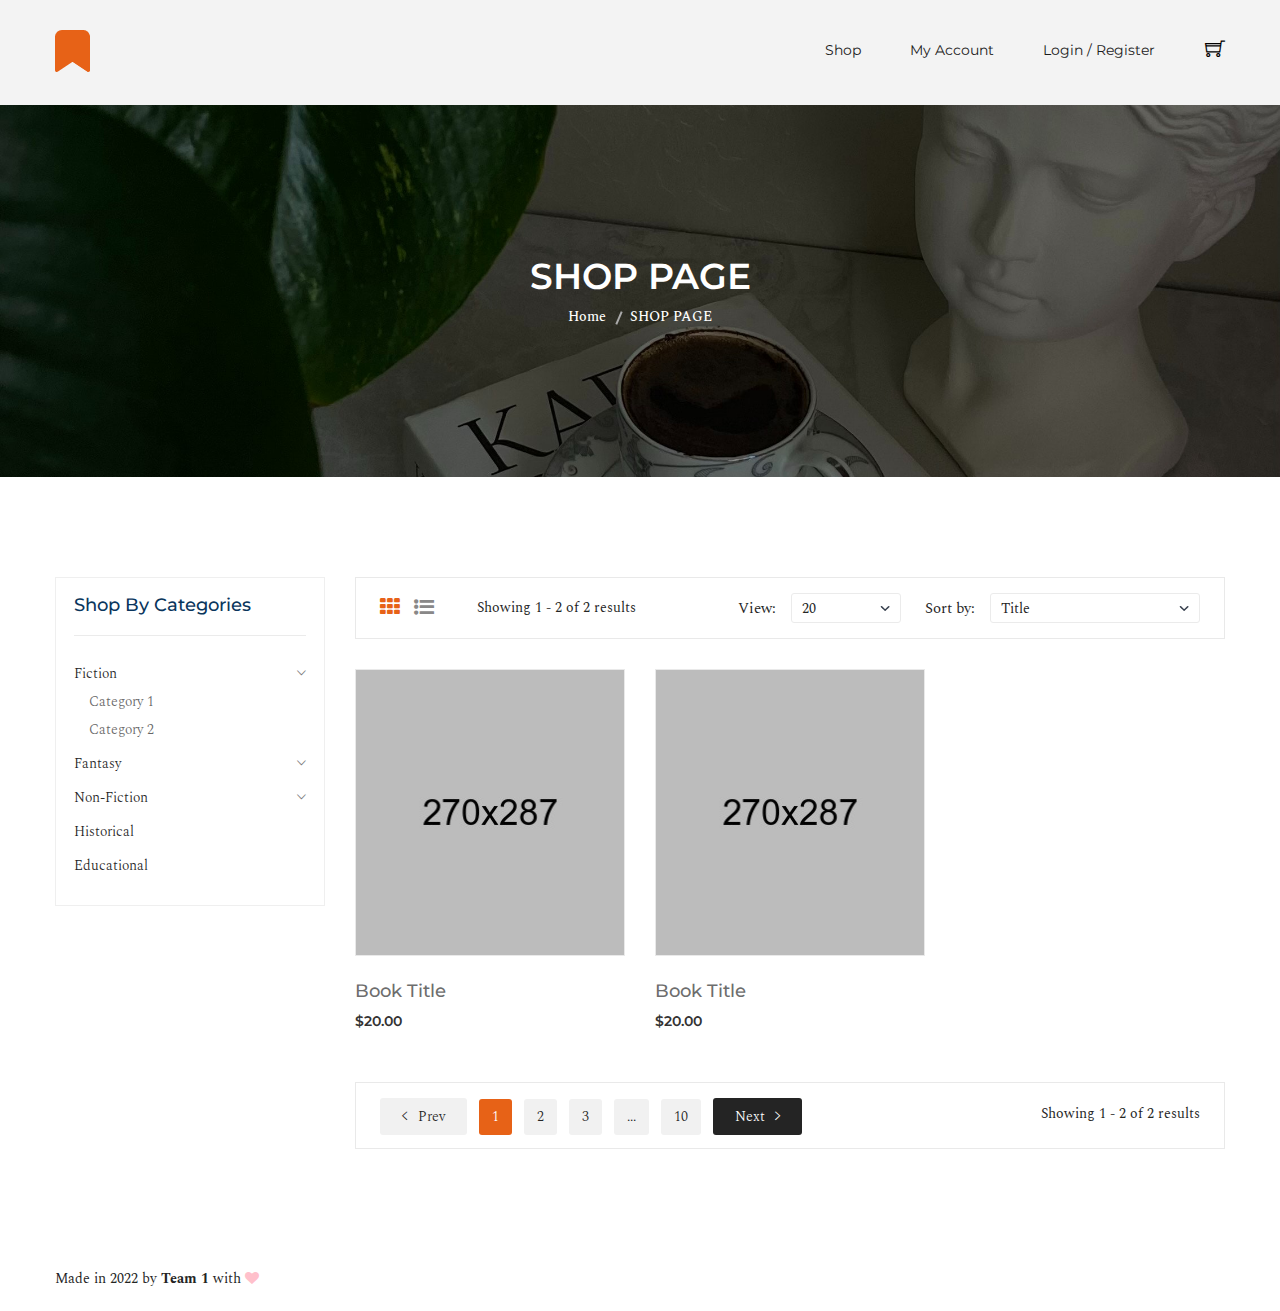
<file: bookstore/shop.html>
<!doctype html>
<html class="no-js" lang="zxx">
    <head>
        <meta charset="utf-8">
        <meta http-equiv="x-ua-compatible" content="ie=edge">
        <title>Sabujcha - Matcha eCommerce Bootstrap5 Template</title>
        <meta name="description" content="">
        <meta name="robots" content="noindex, follow" />
        <meta name="viewport" content="width=device-width, initial-scale=1">
        <!-- Favicon -->
        <link rel="shortcut icon" type="image/x-icon" href="assets/img/favicon.png">
		
		<!-- all css here -->
        <link rel="stylesheet" href="assets/css/bootstrap.min.css">
        <link rel="stylesheet" href="assets/css/animate.min.css">
        <link rel="stylesheet" href="assets/css/owl.carousel.min.css">
        <link rel="stylesheet" href="assets/css/slick.css">
        <link rel="stylesheet" href="assets/css/chosen.min.css">
        <link rel="stylesheet" href="assets/css/font-awesome.min.css">
        <link rel="stylesheet" href="assets/css/themify-icons.css">
        <link rel="stylesheet" href="assets/css/ionicons.min.css">
		<link rel="stylesheet" href="assets/css/jquery-ui.css">
        <link rel="stylesheet" href="assets/css/meanmenu.min.css">
        <link rel="stylesheet" href="assets/css/style.css">
        <link rel="stylesheet" href="assets/css/responsive.css">
        <script src="assets/js/vendor/modernizr-3.11.2.min.js"></script>
    </head>
    <body>
        <!-- header start -->
        <header class="header-area gray-bg clearfix">
            <div class="header-bottom">
                <div class="container">
                    <div class="row">
                        <div class="col-lg-3 col-md-4 col-6">
                            <div class="logo">
                                <a href="index.html">
                                    <img alt="" src="assets/img/logo/logo.png">
                                </a>
                            </div>
                        </div>
                        <div class="col-lg-9 col-md-8 col-6">
                            <div class="header-bottom-right">
                                <div class="main-menu">
                                    <nav>
                                        <ul>
                                            <li><a href="shop.html">shop</a></li>
                                            <!-- only show if logged in -->
                                            <li><a href="my-account.html">my account</a></li>
                                            <!-- only show if not logged in -->
                                            <li><a href="login-register.html">login / register</a></li>
                                        </ul>
                                    </nav>
                                </div>
                                <div class="header-cart">
                                    <a href="#">
                                        <div class="cart-icon">
                                            <i class="ti-shopping-cart"></i>
                                        </div>
                                    </a>
                                    <div class="shopping-cart-content">
                                        <ul>
                                            <li class="single-shopping-cart">
                                                <div class="shopping-cart-img">
                                                    <a href="#"><img alt="" src="assets/img/cart/cart-1.jpg"></a>
                                                </div>
                                                <div class="shopping-cart-title">
                                                    <h4><a href="#">Book 1</a></h4>
                                                    <h6>Qty: 01</h6>
                                                    <span>$20.00</span>
                                                </div>
                                                <div class="shopping-cart-delete">
                                                    <a href="#"><i class="ion ion-close"></i></a>
                                                </div>
                                            </li>
                                            <li class="single-shopping-cart">
                                                <div class="shopping-cart-img">
                                                    <a href="#"><img alt="" src="assets/img/cart/cart-2.jpg"></a>
                                                </div>
                                                <div class="shopping-cart-title">
                                                    <h4><a href="#">Book 2</a></h4>
                                                    <h6>Qty: 02</h6>
                                                    <span>$40.00</span>
                                                </div>
                                                <div class="shopping-cart-delete">
                                                    <a href="#"><i class="ion ion-close"></i></a>
                                                </div>
                                            </li>
                                        </ul>
                                        <div class="shopping-cart-total">
                                            <h4>Shipping : <span>$10.00</span></h4>
                                            <h4>Total : <span class="shop-total">$70.00</span></h4>
                                        </div>
                                        <div class="shopping-cart-btn">
                                            <a href="cart-page.html">view cart</a>
                                            <a href="checkout.html">checkout</a>
                                        </div>
                                    </div>
                                </div>
                            </div>
                        </div>
                    </div>
                    <div class="mobile-menu-area">
                        <div class="mobile-menu">
                            <nav id="mobile-menu-active">
                                <ul class="menu-overflow">
                                    <li><a href="shop.html"> Shop </a></li>
                                    <!-- only show if logged in -->
                                    <li><a href="my-account.html">my account</a></li>
                                    <!-- only show if not logged in -->
                                    <li><a href="login-register.html">login / register</a></li>
                                </ul>
                            </nav>
                        </div>
                    </div>
                </div>
            </div>
        </header>
		<!-- header end -->
        <!-- Breadcrumb Area Start -->
        <div class="breadcrumb-area bg-image-3 ptb-150">
            <div class="container">
                <div class="breadcrumb-content text-center">
					<h3>SHOP PAGE</h3>
                    <ul>
                        <li><a href="index.html">Home</a></li>
                        <li class="active">SHOP PAGE</li>
                    </ul>
                </div>
            </div>
        </div>
		<!-- Breadcrumb Area End -->
		<!-- Shop Page Area Start -->
        <div class="shop-page-area ptb-100">
            <div class="container">
                <div class="row flex-row-reverse">
                    <div class="col-lg-9">
                        <div class="shop-topbar-wrapper">
                            <div class="shop-topbar-left">
                                <ul class="view-mode">
                                    <li class="active"><a href="#product-grid" data-view="product-grid"><i class="fa fa-th"></i></a></li>
                                    <li><a href="#product-list" data-view="product-list"><i class="fa fa-list-ul"></i></a></li>
                                </ul>
                                <p>Showing 1 - 2 of 2 results  </p>
                            </div>
                            <div class="product-sorting-wrapper">
                                <div class="product-shorting shorting-style">
                                    <label>View:</label>
                                    <select>
                                        <option value=""> 20</option>
                                        <option value=""> 30</option>
                                    </select>
                                </div>
                                <div class="product-show shorting-style">
                                    <label>Sort by:</label>
                                    <select>
                                        <option value="">Title</option>
                                        <option value="">Author</option>
                                        <option value="">Price - Low</option>
                                        <option value="">Price - High</option>
                                    </select>
                                </div>
                            </div>
                        </div>
                        <div class="grid-list-product-wrapper">
                            <div class="product-grid product-view pb-20">
                                <div class="row">
                                    <div class="product-width col-xl-4 col-lg-4 col-md-4 col-sm-6 col-12 mb-30">
                                        <div class="product-wrapper">
                                            <div class="product-img">
                                                <a href="product-details.html">
                                                    <img alt="" src="assets/img/product/product-1.jpg">
                                                </a>
                                                <div class="product-action">
													<a class="action-compare" href="#" data-bs-target="#exampleModal" data-bs-toggle="modal" title="Quick View">
														<i class="ion-ios-search-strong"></i>
													</a>
                                                </div>
                                            </div>
                                            <div class="product-content text-left">
												<div class="product-hover-style">
													<div class="product-title">
														<h4>
															<a href="product-details.html">Book Title</a>
														</h4>
													</div>
													<div class="cart-hover">
														<h4><a href="product-details.html">+ Add to cart</a></h4>
													</div>
												</div>
												<div class="product-price-wrapper">
													<span>$20.00</span>
												</div>
											</div>
                                            <div class="product-list-details">
                                                <h4>
                                                    <a href="product-details.html">Book Title</a>
                                                </h4>
                                                <div class="product-price-wrapper">
                                                    <span>$20.00</span>
                                                </div>
                                                <p>Lorem ipsum dolor sit amet, consectetur adipic it, sed do eiusmod tempor incididunt ut labore et dolore magna aliqua. Ut enim ad minim veniam, quis nostrud exercitation ullamco laboris nisi ut aliquip ex ea commodo consequat.</p>
                                                <div class="shop-list-cart-wishlist">
                                                    <a href="#" data-bs-target="#exampleModal" data-bs-toggle="modal" title="Quick View">
                                                        <i class="ion-ios-search-strong"></i>
                                                    </a>
                                                </div>
                                            </div>
                                        </div>
                                    </div>
                                    <div class="product-width col-xl-4 col-lg-4 col-md-4 col-sm-6 col-12 mb-30">
                                        <div class="product-wrapper">
                                            <div class="product-img">
                                                <a href="product-details.html">
                                                    <img alt="" src="assets/img/product/product-1.jpg">
                                                </a>
                                                <div class="product-action">
													<a class="action-compare" href="#" data-bs-target="#exampleModal" data-bs-toggle="modal" title="Quick View">
														<i class="ion-ios-search-strong"></i>
													</a>
                                                </div>
                                            </div>
                                            <div class="product-content text-left">
												<div class="product-hover-style">
													<div class="product-title">
														<h4>
															<a href="product-details.html">Book Title</a>
														</h4>
													</div>
													<div class="cart-hover">
														<h4><a href="product-details.html">+ Add to cart</a></h4>
													</div>
												</div>
												<div class="product-price-wrapper">
													<span>$20.00</span>
												</div>
											</div>
                                            <div class="product-list-details">
                                                <h4>
                                                    <a href="product-details.html">Book Title</a>
                                                </h4>
                                                <div class="product-price-wrapper">
                                                    <span>$20.00</span>
                                                </div>
                                                <p>Lorem ipsum dolor sit amet, consectetur adipic it, sed do eiusmod tempor incididunt ut labore et dolore magna aliqua. Ut enim ad minim veniam, quis nostrud exercitation ullamco laboris nisi ut aliquip ex ea commodo consequat.</p>
                                                <div class="shop-list-cart-wishlist">
                                                    <a href="#" data-bs-target="#exampleModal" data-bs-toggle="modal" title="Quick View">
                                                        <i class="ion-ios-search-strong"></i>
                                                    </a>
                                                </div>
                                            </div>
                                        </div>
                                    </div>
                                </div>
                            </div>
                            <div class="pagination-total-pages">
                                <div class="pagination-style">
                                    <ul>
                                        <li><a class="prev-next prev" href="#"><i class="ion-ios-arrow-left"></i> Prev</a></li>
                                        <li><a class="active" href="#">1</a></li>
                                        <li><a href="#">2</a></li>
                                        <li><a href="#">3</a></li>
                                        <li><a href="#">...</a></li>
                                        <li><a href="#">10</a></li>
                                        <li><a class="prev-next next" href="#">Next<i class="ion-ios-arrow-right"></i> </a></li>
                                    </ul>
                                </div>
                                <div class="total-pages">
                                    <p>Showing 1 - 2 of 2 results  </p>
                                </div>
                            </div>
                        </div>
                    </div>
                    <div class="col-lg-3">
                        <div class="shop-sidebar-wrapper gray-bg-7 shop-sidebar-mrg">
                            <div class="shop-widget">
                                <h4 class="shop-sidebar-title">Shop By Categories</h4>
                                <div class="shop-catigory">
                                    <ul id="faq">
                                        <li> <a data-bs-toggle="collapse" data-parent="#faq" href="#shop-catigory-1">Fiction<i class="ion-ios-arrow-down"></i></a>
                                            <ul id="shop-catigory-1" class="panel-collapse collapse show">
                                                <li><a href="#">Category 1</a></li>
                                                <li><a href="#">Category 2</a></li>
                                            </ul>
                                        </li>
                                        <li> <a data-bs-toggle="collapse" data-parent="#faq" href="#shop-catigory-2">Fantasy<i class="ion-ios-arrow-down"></i></a>
                                            <ul id="shop-catigory-2" class="panel-collapse collapse">
                                                <li><a href="#">Category 1</a></li>
                                                <li><a href="#">Category 2</a></li>
                                            </ul>
                                        </li>
                                        <li> <a data-bs-toggle="collapse" data-parent="#faq" href="#shop-catigory-3">Non-Fiction<i class="ion-ios-arrow-down"></i></a>
                                            <ul id="shop-catigory-3" class="panel-collapse collapse">
                                                <li><a href="#">Category 1</a></li>
                                                <li><a href="#">Category 2</a></li>
                                            </ul>
                                        </li>
                                        <li> <a href="#">Historical</a> </li>
                                        <li> <a href="#">Educational</a></li>
                                    </ul>
                                </div>
                            </div>
                        </div>
                    </div>
                </div>
            </div>
        </div>
		<!-- Shop Page Area End -->
		<!-- Footer style Start -->
        <footer class="footer-area gray-bg-3">
            <div class="footer-bottom pb-25 pt-25 white-bg">
                <div class="container">
                    <div class="row">
                        <div class="col-md-6">
                            <div class="copyright">
                                <p class="copy-text"> Made in 2022 by <strong>Team 1</strong> with <i class="fa fa-heart" style="color:pink"></i>
                            </div>
                        </div>
                    </div>
                </div>
            </div>
        </footer>
		<!-- Footer style End -->
        <!-- Product Details Start -->
        <div class="modal fade" id="exampleModal" tabindex="-1" role="dialog">
            <div class="modal-dialog" role="document">
                <div class="modal-content">
                    <div class="modal-header">
                        <button type="button" class="close" data-bs-dismiss="modal" aria-label="Close"><span aria-hidden="true">x</span></button>
                    </div>
                    <div class="modal-body">
                        <div class="row">
                            <div class="col-md-5 col-sm-5 col-xs-12">
                                <!-- Thumbnail Large Image start -->
                                <div class="tab-content">
                                    <div id="pro-1" class="tab-pane fade show active">
                                        <img src="assets/img/product-details/product-detalis-l1.jpg" alt="">
                                    </div>
                                    <div id="pro-2" class="tab-pane fade">
                                        <img src="assets/img/product-details/product-detalis-l2.jpg" alt="">
                                    </div>
                                    <div id="pro-3" class="tab-pane fade">
                                        <img src="assets/img/product-details/product-detalis-l3.jpg" alt="">
                                    </div>
                                    <div id="pro-4" class="tab-pane fade">
                                        <img src="assets/img/product-details/product-detalis-l4.jpg" alt="">
                                    </div>
                                </div>
                                <!-- Thumbnail Large Image End -->
                                <!-- Thumbnail Image End -->
                                <div class="product-thumbnail">
                                    <div class="thumb-menu owl-carousel nav nav-style" role="tablist">
                                        <a class="active" data-bs-toggle="tab" href="#pro-1"><img src="assets/img/product-details/product-detalis-s1.jpg" alt=""></a>
                                        <a data-bs-toggle="tab" href="#pro-2"><img src="assets/img/product-details/product-detalis-s2.jpg" alt=""></a>
                                        <a data-bs-toggle="tab" href="#pro-3"><img src="assets/img/product-details/product-detalis-s3.jpg" alt=""></a>
                                        <a data-bs-toggle="tab" href="#pro-4"><img src="assets/img/product-details/product-detalis-s4.jpg" alt=""></a>
                                    </div>
                                </div>
                                <!-- Thumbnail image end -->
                            </div>
                            <div class="col-md-7 col-sm-7 col-xs-12">
                                <div class="modal-pro-content">
                                    <h3>Book Title</h3>
                                    <div class="product-price-wrapper">
                                        <span class="product-price-old">$25.00 </span>
                                        <span>$20.00</span>
                                    </div>
                                    <p>Pellentesque habitant morbi tristique senectus et netus et malesuada fames ac turpis egestas. Vestibulum tortor quam, feugiat vitae, ultricies eget, tempor sit amet.</p>	
                                    <div class="quick-view-select">
                                        <div class="select-option-part">
                                            <label>Paper Option</label>
                                            <select class="select">
                                                <option value="">Paperback</option>
                                                <option value="">Hardcover</option>
                                            </select>
                                        </div>
                                    </div>
                                    <div class="product-quantity">
                                        <div class="cart-plus-minus">
                                            <input class="cart-plus-minus-box" type="text" name="qtybutton" value="02">
                                        </div>
                                        <button>Add to cart</button>
                                    </div>
                                    <span><i class="fa fa-check"></i>In stock</span>
                                </div>
                            </div>
                        </div>
                    </div>
                </div>
            </div>
        </div>
        <!-- Product Details End end -->
		
		<!-- all js here -->
        <script src="assets/js/vendor/jquery-3.6.0.min.js"></script>
        <script src="assets/js/vendor/jquery-migrate-3.3.2.min.js"></script>
        <script src="assets/js/bootstrap.bundle.min.js"></script>
        <script src="assets/js/imagesloaded.pkgd.min.js"></script>
        <script src="assets/js/isotope.pkgd.min.js"></script>
        <script src="assets/js/ajax-mail.js"></script>
        <script src="assets/js/owl.carousel.min.js"></script>
        <script src="assets/js/plugins.js"></script>
        <script src="assets/js/main.js"></script>
    </body>
</html>
</file>
<file: bookstore/assets/css/themify-icons.css>
@font-face {
	font-family: 'themify';
	src:url('../fonts/themify.eot?-fvbane');
	src:url('../fonts/themify.eot?#iefix-fvbane') format('embedded-opentype'),
		url('../fonts/themify.woff?-fvbane') format('woff'),
		url('../fonts/themify.ttf?-fvbane') format('truetype'),
		url('../fonts/themify.svg?-fvbane#themify') format('svg');
	font-weight: normal;
	font-style: normal;
}

[class^="ti-"], [class*=" ti-"] {
	font-family: 'themify';
	speak: none;
	font-style: normal;
	font-weight: normal;
	font-variant: normal;
	text-transform: none;
	line-height: 1;

	/* Better Font Rendering =========== */
	-webkit-font-smoothing: antialiased;
	-moz-osx-font-smoothing: grayscale;
}

.ti-wand:before {
	content: "\e600";
}
.ti-volume:before {
	content: "\e601";
}
.ti-user:before {
	content: "\e602";
}
.ti-unlock:before {
	content: "\e603";
}
.ti-unlink:before {
	content: "\e604";
}
.ti-trash:before {
	content: "\e605";
}
.ti-thought:before {
	content: "\e606";
}
.ti-target:before {
	content: "\e607";
}
.ti-tag:before {
	content: "\e608";
}
.ti-tablet:before {
	content: "\e609";
}
.ti-star:before {
	content: "\e60a";
}
.ti-spray:before {
	content: "\e60b";
}
.ti-signal:before {
	content: "\e60c";
}
.ti-shopping-cart:before {
	content: "\e60d";
}
.ti-shopping-cart-full:before {
	content: "\e60e";
}
.ti-settings:before {
	content: "\e60f";
}
.ti-search:before {
	content: "\e610";
}
.ti-zoom-in:before {
	content: "\e611";
}
.ti-zoom-out:before {
	content: "\e612";
}
.ti-cut:before {
	content: "\e613";
}
.ti-ruler:before {
	content: "\e614";
}
.ti-ruler-pencil:before {
	content: "\e615";
}
.ti-ruler-alt:before {
	content: "\e616";
}
.ti-bookmark:before {
	content: "\e617";
}
.ti-bookmark-alt:before {
	content: "\e618";
}
.ti-reload:before {
	content: "\e619";
}
.ti-plus:before {
	content: "\e61a";
}
.ti-pin:before {
	content: "\e61b";
}
.ti-pencil:before {
	content: "\e61c";
}
.ti-pencil-alt:before {
	content: "\e61d";
}
.ti-paint-roller:before {
	content: "\e61e";
}
.ti-paint-bucket:before {
	content: "\e61f";
}
.ti-na:before {
	content: "\e620";
}
.ti-mobile:before {
	content: "\e621";
}
.ti-minus:before {
	content: "\e622";
}
.ti-medall:before {
	content: "\e623";
}
.ti-medall-alt:before {
	content: "\e624";
}
.ti-marker:before {
	content: "\e625";
}
.ti-marker-alt:before {
	content: "\e626";
}
.ti-arrow-up:before {
	content: "\e627";
}
.ti-arrow-right:before {
	content: "\e628";
}
.ti-arrow-left:before {
	content: "\e629";
}
.ti-arrow-down:before {
	content: "\e62a";
}
.ti-lock:before {
	content: "\e62b";
}
.ti-location-arrow:before {
	content: "\e62c";
}
.ti-link:before {
	content: "\e62d";
}
.ti-layout:before {
	content: "\e62e";
}
.ti-layers:before {
	content: "\e62f";
}
.ti-layers-alt:before {
	content: "\e630";
}
.ti-key:before {
	content: "\e631";
}
.ti-import:before {
	content: "\e632";
}
.ti-image:before {
	content: "\e633";
}
.ti-heart:before {
	content: "\e634";
}
.ti-heart-broken:before {
	content: "\e635";
}
.ti-hand-stop:before {
	content: "\e636";
}
.ti-hand-open:before {
	content: "\e637";
}
.ti-hand-drag:before {
	content: "\e638";
}
.ti-folder:before {
	content: "\e639";
}
.ti-flag:before {
	content: "\e63a";
}
.ti-flag-alt:before {
	content: "\e63b";
}
.ti-flag-alt-2:before {
	content: "\e63c";
}
.ti-eye:before {
	content: "\e63d";
}
.ti-export:before {
	content: "\e63e";
}
.ti-exchange-vertical:before {
	content: "\e63f";
}
.ti-desktop:before {
	content: "\e640";
}
.ti-cup:before {
	content: "\e641";
}
.ti-crown:before {
	content: "\e642";
}
.ti-comments:before {
	content: "\e643";
}
.ti-comment:before {
	content: "\e644";
}
.ti-comment-alt:before {
	content: "\e645";
}
.ti-close:before {
	content: "\e646";
}
.ti-clip:before {
	content: "\e647";
}
.ti-angle-up:before {
	content: "\e648";
}
.ti-angle-right:before {
	content: "\e649";
}
.ti-angle-left:before {
	content: "\e64a";
}
.ti-angle-down:before {
	content: "\e64b";
}
.ti-check:before {
	content: "\e64c";
}
.ti-check-box:before {
	content: "\e64d";
}
.ti-camera:before {
	content: "\e64e";
}
.ti-announcement:before {
	content: "\e64f";
}
.ti-brush:before {
	content: "\e650";
}
.ti-briefcase:before {
	content: "\e651";
}
.ti-bolt:before {
	content: "\e652";
}
.ti-bolt-alt:before {
	content: "\e653";
}
.ti-blackboard:before {
	content: "\e654";
}
.ti-bag:before {
	content: "\e655";
}
.ti-move:before {
	content: "\e656";
}
.ti-arrows-vertical:before {
	content: "\e657";
}
.ti-arrows-horizontal:before {
	content: "\e658";
}
.ti-fullscreen:before {
	content: "\e659";
}
.ti-arrow-top-right:before {
	content: "\e65a";
}
.ti-arrow-top-left:before {
	content: "\e65b";
}
.ti-arrow-circle-up:before {
	content: "\e65c";
}
.ti-arrow-circle-right:before {
	content: "\e65d";
}
.ti-arrow-circle-left:before {
	content: "\e65e";
}
.ti-arrow-circle-down:before {
	content: "\e65f";
}
.ti-angle-double-up:before {
	content: "\e660";
}
.ti-angle-double-right:before {
	content: "\e661";
}
.ti-angle-double-left:before {
	content: "\e662";
}
.ti-angle-double-down:before {
	content: "\e663";
}
.ti-zip:before {
	content: "\e664";
}
.ti-world:before {
	content: "\e665";
}
.ti-wheelchair:before {
	content: "\e666";
}
.ti-view-list:before {
	content: "\e667";
}
.ti-view-list-alt:before {
	content: "\e668";
}
.ti-view-grid:before {
	content: "\e669";
}
.ti-uppercase:before {
	content: "\e66a";
}
.ti-upload:before {
	content: "\e66b";
}
.ti-underline:before {
	content: "\e66c";
}
.ti-truck:before {
	content: "\e66d";
}
.ti-timer:before {
	content: "\e66e";
}
.ti-ticket:before {
	content: "\e66f";
}
.ti-thumb-up:before {
	content: "\e670";
}
.ti-thumb-down:before {
	content: "\e671";
}
.ti-text:before {
	content: "\e672";
}
.ti-stats-up:before {
	content: "\e673";
}
.ti-stats-down:before {
	content: "\e674";
}
.ti-split-v:before {
	content: "\e675";
}
.ti-split-h:before {
	content: "\e676";
}
.ti-smallcap:before {
	content: "\e677";
}
.ti-shine:before {
	content: "\e678";
}
.ti-shift-right:before {
	content: "\e679";
}
.ti-shift-left:before {
	content: "\e67a";
}
.ti-shield:before {
	content: "\e67b";
}
.ti-notepad:before {
	content: "\e67c";
}
.ti-server:before {
	content: "\e67d";
}
.ti-quote-right:before {
	content: "\e67e";
}
.ti-quote-left:before {
	content: "\e67f";
}
.ti-pulse:before {
	content: "\e680";
}
.ti-printer:before {
	content: "\e681";
}
.ti-power-off:before {
	content: "\e682";
}
.ti-plug:before {
	content: "\e683";
}
.ti-pie-chart:before {
	content: "\e684";
}
.ti-paragraph:before {
	content: "\e685";
}
.ti-panel:before {
	content: "\e686";
}
.ti-package:before {
	content: "\e687";
}
.ti-music:before {
	content: "\e688";
}
.ti-music-alt:before {
	content: "\e689";
}
.ti-mouse:before {
	content: "\e68a";
}
.ti-mouse-alt:before {
	content: "\e68b";
}
.ti-money:before {
	content: "\e68c";
}
.ti-microphone:before {
	content: "\e68d";
}
.ti-menu:before {
	content: "\e68e";
}
.ti-menu-alt:before {
	content: "\e68f";
}
.ti-map:before {
	content: "\e690";
}
.ti-map-alt:before {
	content: "\e691";
}
.ti-loop:before {
	content: "\e692";
}
.ti-location-pin:before {
	content: "\e693";
}
.ti-list:before {
	content: "\e694";
}
.ti-light-bulb:before {
	content: "\e695";
}
.ti-Italic:before {
	content: "\e696";
}
.ti-info:before {
	content: "\e697";
}
.ti-infinite:before {
	content: "\e698";
}
.ti-id-badge:before {
	content: "\e699";
}
.ti-hummer:before {
	content: "\e69a";
}
.ti-home:before {
	content: "\e69b";
}
.ti-help:before {
	content: "\e69c";
}
.ti-headphone:before {
	content: "\e69d";
}
.ti-harddrives:before {
	content: "\e69e";
}
.ti-harddrive:before {
	content: "\e69f";
}
.ti-gift:before {
	content: "\e6a0";
}
.ti-game:before {
	content: "\e6a1";
}
.ti-filter:before {
	content: "\e6a2";
}
.ti-files:before {
	content: "\e6a3";
}
.ti-file:before {
	content: "\e6a4";
}
.ti-eraser:before {
	content: "\e6a5";
}
.ti-envelope:before {
	content: "\e6a6";
}
.ti-download:before {
	content: "\e6a7";
}
.ti-direction:before {
	content: "\e6a8";
}
.ti-direction-alt:before {
	content: "\e6a9";
}
.ti-dashboard:before {
	content: "\e6aa";
}
.ti-control-stop:before {
	content: "\e6ab";
}
.ti-control-shuffle:before {
	content: "\e6ac";
}
.ti-control-play:before {
	content: "\e6ad";
}
.ti-control-pause:before {
	content: "\e6ae";
}
.ti-control-forward:before {
	content: "\e6af";
}
.ti-control-backward:before {
	content: "\e6b0";
}
.ti-cloud:before {
	content: "\e6b1";
}
.ti-cloud-up:before {
	content: "\e6b2";
}
.ti-cloud-down:before {
	content: "\e6b3";
}
.ti-clipboard:before {
	content: "\e6b4";
}
.ti-car:before {
	content: "\e6b5";
}
.ti-calendar:before {
	content: "\e6b6";
}
.ti-book:before {
	content: "\e6b7";
}
.ti-bell:before {
	content: "\e6b8";
}
.ti-basketball:before {
	content: "\e6b9";
}
.ti-bar-chart:before {
	content: "\e6ba";
}
.ti-bar-chart-alt:before {
	content: "\e6bb";
}
.ti-back-right:before {
	content: "\e6bc";
}
.ti-back-left:before {
	content: "\e6bd";
}
.ti-arrows-corner:before {
	content: "\e6be";
}
.ti-archive:before {
	content: "\e6bf";
}
.ti-anchor:before {
	content: "\e6c0";
}
.ti-align-right:before {
	content: "\e6c1";
}
.ti-align-left:before {
	content: "\e6c2";
}
.ti-align-justify:before {
	content: "\e6c3";
}
.ti-align-center:before {
	content: "\e6c4";
}
.ti-alert:before {
	content: "\e6c5";
}
.ti-alarm-clock:before {
	content: "\e6c6";
}
.ti-agenda:before {
	content: "\e6c7";
}
.ti-write:before {
	content: "\e6c8";
}
.ti-window:before {
	content: "\e6c9";
}
.ti-widgetized:before {
	content: "\e6ca";
}
.ti-widget:before {
	content: "\e6cb";
}
.ti-widget-alt:before {
	content: "\e6cc";
}
.ti-wallet:before {
	content: "\e6cd";
}
.ti-video-clapper:before {
	content: "\e6ce";
}
.ti-video-camera:before {
	content: "\e6cf";
}
.ti-vector:before {
	content: "\e6d0";
}
.ti-themify-logo:before {
	content: "\e6d1";
}
.ti-themify-favicon:before {
	content: "\e6d2";
}
.ti-themify-favicon-alt:before {
	content: "\e6d3";
}
.ti-support:before {
	content: "\e6d4";
}
.ti-stamp:before {
	content: "\e6d5";
}
.ti-split-v-alt:before {
	content: "\e6d6";
}
.ti-slice:before {
	content: "\e6d7";
}
.ti-shortcode:before {
	content: "\e6d8";
}
.ti-shift-right-alt:before {
	content: "\e6d9";
}
.ti-shift-left-alt:before {
	content: "\e6da";
}
.ti-ruler-alt-2:before {
	content: "\e6db";
}
.ti-receipt:before {
	content: "\e6dc";
}
.ti-pin2:before {
	content: "\e6dd";
}
.ti-pin-alt:before {
	content: "\e6de";
}
.ti-pencil-alt2:before {
	content: "\e6df";
}
.ti-palette:before {
	content: "\e6e0";
}
.ti-more:before {
	content: "\e6e1";
}
.ti-more-alt:before {
	content: "\e6e2";
}
.ti-microphone-alt:before {
	content: "\e6e3";
}
.ti-magnet:before {
	content: "\e6e4";
}
.ti-line-double:before {
	content: "\e6e5";
}
.ti-line-dotted:before {
	content: "\e6e6";
}
.ti-line-dashed:before {
	content: "\e6e7";
}
.ti-layout-width-full:before {
	content: "\e6e8";
}
.ti-layout-width-default:before {
	content: "\e6e9";
}
.ti-layout-width-default-alt:before {
	content: "\e6ea";
}
.ti-layout-tab:before {
	content: "\e6eb";
}
.ti-layout-tab-window:before {
	content: "\e6ec";
}
.ti-layout-tab-v:before {
	content: "\e6ed";
}
.ti-layout-tab-min:before {
	content: "\e6ee";
}
.ti-layout-slider:before {
	content: "\e6ef";
}
.ti-layout-slider-alt:before {
	content: "\e6f0";
}
.ti-layout-sidebar-right:before {
	content: "\e6f1";
}
.ti-layout-sidebar-none:before {
	content: "\e6f2";
}
.ti-layout-sidebar-left:before {
	content: "\e6f3";
}
.ti-layout-placeholder:before {
	content: "\e6f4";
}
.ti-layout-menu:before {
	content: "\e6f5";
}
.ti-layout-menu-v:before {
	content: "\e6f6";
}
.ti-layout-menu-separated:before {
	content: "\e6f7";
}
.ti-layout-menu-full:before {
	content: "\e6f8";
}
.ti-layout-media-right-alt:before {
	content: "\e6f9";
}
.ti-layout-media-right:before {
	content: "\e6fa";
}
.ti-layout-media-overlay:before {
	content: "\e6fb";
}
.ti-layout-media-overlay-alt:before {
	content: "\e6fc";
}
.ti-layout-media-overlay-alt-2:before {
	content: "\e6fd";
}
.ti-layout-media-left-alt:before {
	content: "\e6fe";
}
.ti-layout-media-left:before {
	content: "\e6ff";
}
.ti-layout-media-center-alt:before {
	content: "\e700";
}
.ti-layout-media-center:before {
	content: "\e701";
}
.ti-layout-list-thumb:before {
	content: "\e702";
}
.ti-layout-list-thumb-alt:before {
	content: "\e703";
}
.ti-layout-list-post:before {
	content: "\e704";
}
.ti-layout-list-large-image:before {
	content: "\e705";
}
.ti-layout-line-solid:before {
	content: "\e706";
}
.ti-layout-grid4:before {
	content: "\e707";
}
.ti-layout-grid3:before {
	content: "\e708";
}
.ti-layout-grid2:before {
	content: "\e709";
}
.ti-layout-grid2-thumb:before {
	content: "\e70a";
}
.ti-layout-cta-right:before {
	content: "\e70b";
}
.ti-layout-cta-left:before {
	content: "\e70c";
}
.ti-layout-cta-center:before {
	content: "\e70d";
}
.ti-layout-cta-btn-right:before {
	content: "\e70e";
}
.ti-layout-cta-btn-left:before {
	content: "\e70f";
}
.ti-layout-column4:before {
	content: "\e710";
}
.ti-layout-column3:before {
	content: "\e711";
}
.ti-layout-column2:before {
	content: "\e712";
}
.ti-layout-accordion-separated:before {
	content: "\e713";
}
.ti-layout-accordion-merged:before {
	content: "\e714";
}
.ti-layout-accordion-list:before {
	content: "\e715";
}
.ti-ink-pen:before {
	content: "\e716";
}
.ti-info-alt:before {
	content: "\e717";
}
.ti-help-alt:before {
	content: "\e718";
}
.ti-headphone-alt:before {
	content: "\e719";
}
.ti-hand-point-up:before {
	content: "\e71a";
}
.ti-hand-point-right:before {
	content: "\e71b";
}
.ti-hand-point-left:before {
	content: "\e71c";
}
.ti-hand-point-down:before {
	content: "\e71d";
}
.ti-gallery:before {
	content: "\e71e";
}
.ti-face-smile:before {
	content: "\e71f";
}
.ti-face-sad:before {
	content: "\e720";
}
.ti-credit-card:before {
	content: "\e721";
}
.ti-control-skip-forward:before {
	content: "\e722";
}
.ti-control-skip-backward:before {
	content: "\e723";
}
.ti-control-record:before {
	content: "\e724";
}
.ti-control-eject:before {
	content: "\e725";
}
.ti-comments-smiley:before {
	content: "\e726";
}
.ti-brush-alt:before {
	content: "\e727";
}
.ti-youtube:before {
	content: "\e728";
}
.ti-vimeo:before {
	content: "\e729";
}
.ti-twitter:before {
	content: "\e72a";
}
.ti-time:before {
	content: "\e72b";
}
.ti-tumblr:before {
	content: "\e72c";
}
.ti-skype:before {
	content: "\e72d";
}
.ti-share:before {
	content: "\e72e";
}
.ti-share-alt:before {
	content: "\e72f";
}
.ti-rocket:before {
	content: "\e730";
}
.ti-pinterest:before {
	content: "\e731";
}
.ti-new-window:before {
	content: "\e732";
}
.ti-microsoft:before {
	content: "\e733";
}
.ti-list-ol:before {
	content: "\e734";
}
.ti-linkedin:before {
	content: "\e735";
}
.ti-layout-sidebar-2:before {
	content: "\e736";
}
.ti-layout-grid4-alt:before {
	content: "\e737";
}
.ti-layout-grid3-alt:before {
	content: "\e738";
}
.ti-layout-grid2-alt:before {
	content: "\e739";
}
.ti-layout-column4-alt:before {
	content: "\e73a";
}
.ti-layout-column3-alt:before {
	content: "\e73b";
}
.ti-layout-column2-alt:before {
	content: "\e73c";
}
.ti-instagram:before {
	content: "\e73d";
}
.ti-google:before {
	content: "\e73e";
}
.ti-github:before {
	content: "\e73f";
}
.ti-flickr:before {
	content: "\e740";
}
.ti-facebook:before {
	content: "\e741";
}
.ti-dropbox:before {
	content: "\e742";
}
.ti-dribbble:before {
	content: "\e743";
}
.ti-apple:before {
	content: "\e744";
}
.ti-android:before {
	content: "\e745";
}
.ti-save:before {
	content: "\e746";
}
.ti-save-alt:before {
	content: "\e747";
}
.ti-yahoo:before {
	content: "\e748";
}
.ti-wordpress:before {
	content: "\e749";
}
.ti-vimeo-alt:before {
	content: "\e74a";
}
.ti-twitter-alt:before {
	content: "\e74b";
}
.ti-tumblr-alt:before {
	content: "\e74c";
}
.ti-trello:before {
	content: "\e74d";
}
.ti-stack-overflow:before {
	content: "\e74e";
}
.ti-soundcloud:before {
	content: "\e74f";
}
.ti-sharethis:before {
	content: "\e750";
}
.ti-sharethis-alt:before {
	content: "\e751";
}
.ti-reddit:before {
	content: "\e752";
}
.ti-pinterest-alt:before {
	content: "\e753";
}
.ti-microsoft-alt:before {
	content: "\e754";
}
.ti-linux:before {
	content: "\e755";
}
.ti-jsfiddle:before {
	content: "\e756";
}
.ti-joomla:before {
	content: "\e757";
}
.ti-html5:before {
	content: "\e758";
}
.ti-flickr-alt:before {
	content: "\e759";
}
.ti-email:before {
	content: "\e75a";
}
.ti-drupal:before {
	content: "\e75b";
}
.ti-dropbox-alt:before {
	content: "\e75c";
}
.ti-css3:before {
	content: "\e75d";
}
.ti-rss:before {
	content: "\e75e";
}
.ti-rss-alt:before {
	content: "\e75f";
}
</file>
<file: bookstore/assets/css/style.css>
/*-----------------------------------------------------------------------------------
    
    Online Bookstore System
    Version: 1.1
    Edited by Frances Brown on 07/19/2022
    
-----------------------------------------------------------------------------------
    
    [Table of contents] 
	
    1. Template default css
    2. Index page style
    3. Shop grid style
    4. Shop list style
    5. Product details
    6. Cart page
    7. Login register page
    8. Checkout page
    9. My account
    10. Contact page
    11. Blog page
    12. Blog details
    13. About us
    14. Testimonial page
    
-----------------------------------------------------------------------------------*/


/*-----------------------------
    1. Template default css
-------------------------------*/

@import url('https://fonts.googleapis.com/css2?family=Montserrat:ital,wght@0,100;0,200;0,300;0,400;0,500;0,600;0,700;1,100;1,200;1,300;1,400;1,500;1,600;1,700&family=Spectral:ital,wght@0,200;0,300;0,400;0,500;0,600;0,700;0,800;1,200;1,300;1,400;1,500;1,600;1,700;1,800&display=swap');

@import url('https://fonts.googleapis.com/css2?family=Spectral:ital,wght@0,200;0,300;0,400;0,500;0,600;0,700;0,800;1,200;1,300;1,400;1,500;1,600;1,700;1,800&display=swap');
body {
    font-family: 'Spectral', serif;
    font-weight: 300;
    font-style: normal;
    font-size: 14px;
    color: #242424;
}

.img {
    max-width: 100%;
    transition: all 0.3s ease-out 0s;
}
a,
.btn {
    -webkit-transition: all 0.3s ease-out 0s;
    -moz-transition: all 0.3s ease-out 0s;
    -ms-transition: all 0.3s ease-out 0s;
    -o-transition: all 0.3s ease-out 0s;
    transition: all 0.3s ease-out 0s;
}
.btn {
    border-radius: 0px;
    font-size: 14px;
    padding: 0px 15px;
    height: 30px;
    line-height: 30px;
}
a{
    text-decoration: none;
}
a:focus,
.btn:focus {
    text-decoration: none;
    outline: none;
}
a:hover {
    color: #333;
    text-decoration: none;
}
a:focus {
    text-decoration: none;
}
button:focus {
    outline: 0px dotted;
}
a,
button,
input {
    outline: medium none;
    color: #09355C;
}
.uppercase {
    text-transform: uppercase
}
.capitalize {
    text-transform: capitalize
}
h1,
h2,
h3,
h4,
h5,
h6 {
    font-family: 'Spectral', serif;
    color: #09355C;
    margin-top: 0px;
    font-style: normal;
    font-weight: 400;
}
h1 a,
h2 a,
h3 a,
h4 a,
h5 a,
h6 a {
    color: #09355C;
}
h1 {
    font-size: 46px;
    font-weight: 500;
}
h2 {
    font-size: 37px;
}
h3 {
    font-size: 28px;
}
h4 {
    font-size: 22px;
	font-family: 'Montserrat', sans-serif;
}
h5 {
    font-size: 18px;
	font-family: 'Montserrat', sans-serif;
}
h6 {
    font-size: 16px;
	font-family: 'Spectral', serif;
}
ul {
    margin: 0px;
    padding: 0px;
}
p {
    font-size: 14px;
    font-weight: normal;
    line-height: 24px;
    color: #242424;
    margin-bottom: 15px;
    font-family: 'Spectral', serif;
}
hr {
    margin: 60px 0;
    padding: 0px;
    border-bottom: 1px solid #eceff8;
    border-top: 0px;
}
hr.style-2 {
    border-bottom: 1px dashed #f10;
}
hr.mp-0 {
    margin: 0;
    border-bottom: 1px solid #eceff8;
}
hr.mtb-40 {
    margin: 40px 0;
    border-bottom: 1px solid #eceff8;
    border-top: 0px;
}
label {
    font-size: 15px;
    font-weight: 400;
    color: #242424;
}
*::-moz-selection {
    background: #4fc1f0;
    color: #fff;
    text-shadow: none;
}
::-moz-selection {
    background: #4fc1f0;
    color: #fff;
    text-shadow: none;
}
::selection {
    background: #4fc1f0;
    color: #fff;
    text-shadow: none;
}
.mark,
mark {
    background: #4fc1f0 none repeat scroll 0 0;
    color: #ffffff;
}
span.tooltip-content {
    color: #00a9da;
    cursor: help;
    font-weight: 600;
}
.f-left {
    float: left
}
.f-right {
    float: right
}
.fix {
    overflow: hidden
}

@media only screen and (min-width: 992px){
    .container {
        --bs-gutter-x: 15px;
        max-width: 1200px;
    }
}
@media only screen and (min-width: 992px){
    .container .row {
        --bs-gutter-x: 30px;
    }
}

/***************************
    transtion
****************************/

a.button::after,
a.button-small::after {
    -webkit-transition: all 0.3s ease-out 0s;
    -moz-transition: all 0.3s ease-out 0s;
    -ms-transition: all 0.3s ease-out 0s;
    -o-transition: all 0.3s ease-out 0s;
    transition: all 0.3s ease-out 0s;
}
.share ul,
.share:hover ul {
    transition: all 0.4s ease-in-out;
    -webkit-transition: all 0.4s ease-in-out;
    -ms-transition: all 0.4s ease-in-out;
    -moz-transition: all 0.4s ease-in-out;
    -o-transition: all 0.4s ease-in-out;
}
a.button-border span,
a.button-border-white span,
input,
select,
textarea {
    -webkit-transition: all 0.5s ease-out 0s;
    -moz-transition: all 0.5s ease-out 0s;
    -ms-transition: all 0.5s ease-out 0s;
    -o-transition: all 0.5s ease-out 0s;
    transition: all 0.5s ease-out 0s;
}


/*************************
    Input
*************************/

input {
    background: #eceff8;
    border: 2px solid #eceff8;
    height: 45px;
    box-shadow: none;
    padding-left: 10px;
    font-size: 14px;
    color: #626262;
    width: 100%;
}
select {
    width: 100%;
    background: transparent;
    border: 0px solid #eceff8;
    box-shadow: none;
    font-size: 14px;
    color: #626262;
}
option {
    background: #fff;
    border: 0px solid #626262;
    padding-left: 10px;
    font-size: 14px;
}
input:focus {
    background: transparent;
    border: 2px solid #4FC1F0;
}
textarea {
    resize: vertical;
    background: #eceff8;
    border: 2px solid #eceff8;
    padding: 10px;
    width: 100%;
    font-size: 14px;
}
textarea:focus {
    background: transparent;
    border: 2px solid #4FC1F0;
    outline: none;
}
.input-group.divcenter.input-group .form-control {
    padding-left: 0px
}


/*************************
  Basic margin padding
*************************/

.m-0 {
    margin-top: 0;
    margin-right: 0;
    margin-bottom: 0;
    margin-left: 0;
}
.p-0 {
    padding-top: 0;
    padding-right: 0;
    padding-bottom: 0;
    padding-left: 0;
}

/*************************
    Margin top
*************************/

.mt-0 {
    margin-top: 0
}
.mt-10 {
    margin-top: 10px
}
.mt-12 {
    margin-top: 12px
}
.mt-15 {
    margin-top: 15px
}
.mt-20 {
    margin-top: 20px
}
.mt-25 {
    margin-top: 25px
}
.mt-30 {
    margin-top: 30px
}
.mt-35 {
    margin-top: 35px
}
.mt-37 {
    margin-top: 37px
}
.mt-40 {
    margin-top: 40px
}
.mt-45 {
    margin-top: 45px
}
.mt-50 {
    margin-top: 50px
}
.mt-55 {
    margin-top: 55px
}
.mt-60 {
    margin-top: 60px
}
.mt-65 {
    margin-top: 65px
}
.mt-70 {
    margin-top: 70px
}
.mt-75 {
    margin-top: 75px
}
.mt-80 {
    margin-top: 80px
}
.mt-84 {
    margin-top: 84px
}
.mt-90 {
    margin-top: 90px
}
.mt-95 {
    margin-top: 95px
}
.mt-100 {
    margin-top: 100px
}
.mt-110 {
    margin-top: 110px
}
.mt-120 {
    margin-top: 120px
}
.mt-130 {
    margin-top: 130px
}
.mt-140 {
    margin-top: 140px
}
.mt-160 {
    margin-top: 160px
}
.mt-179 {
    margin-top: 179px
}
.mt-150 {
    margin-top: 150px
}
.mt-200 {
    margin-top: 200px
}
.mt-290 {
    margin-top: 290px
}
.mt-285 {
    margin-top: 285px
}
.mt-280 {
    margin-top: 280px
}

/*************************
    Margin right
*************************/

.mr-0 {
    margin-right: 0px
}
.mr-10 {
    margin-right: 10px
}
.mr-12 {
    margin-right: 12px
}
.mr-15 {
    margin-right: 15px
}
.mr-20 {
    margin-right: 20px
}
.mr-30 {
    margin-right: 30px
}
.mr-35 {
    margin-right: 35px
}
.mr-40 {
    margin-right: 40px
}
.mr-50 {
    margin-right: 50px
}
.mr-60 {
    margin-right: 60px
}
.mr-70 {
    margin-right: 70px
}
.mr-80 {
    margin-right: 80px
}
.mr-90 {
    margin-right: 90px
}
.mr-100 {
    margin-right: 100px
}
.mr-110 {
    margin-right: 110px
}
.mr-120 {
    margin-right: 120px
}
.mr-130 {
    margin-right: 130px
}
.mr-140 {
    margin-right: 140px
}
.mr-150 {
    margin-right: 150px
}
.mr-170 {
    margin-right: 170px
}

/*************************
    Margin bottom
*************************/

.mb-0 {
    margin-bottom: 0
}
.mb-2 {
    margin-bottom: 2px
}
.mb-5 {
    margin-bottom: 5px!important;
}
.mb-10 {
    margin-bottom: 10px
}
.mb-12 {
    margin-bottom: 12px
}
.mb-15 {
    margin-bottom: 15px
}
.mb-20 {
    margin-bottom: 20px
}

.mb-25 {
    margin-bottom: 25px
}
.mb-30 {
    margin-bottom: 30px
}
.mb-35 {
    margin-bottom: 35px
}
.mb-40 {
    margin-bottom: 40px
}
.mb-45 {
    margin-bottom: 45px
}
.mb-50 {
    margin-bottom: 50px
}
.mb-55 {
    margin-bottom: 55px
}
.mb-60 {
    margin-bottom: 60px
}
.mb-65 {
    margin-bottom: 65px
}
.mb-70 {
    margin-bottom: 70px
}
.mb-75 {
    margin-bottom: 75px
}
.mb-80 {
    margin-bottom: 80px
}
.mb-90 {
    margin-bottom: 90px
}
.mb-100 {
    margin-bottom: 100px
}
.mb-110 {
    margin-bottom: 110px
}
.mb-120 {
    margin-bottom: 120px
}
.mb-130 {
    margin-bottom: 130px
}
.mb-140 {
    margin-bottom: 140px
}
.mb-150 {
    margin-bottom: 150px
}

/*************************
    Margin left
*************************/

.ml-0 {
    margin-left: 0
}
.ml-10 {
    margin-left: 10px
}
.ml-12 {
    margin-left: 12px
}
.ml-15 {
    margin-left: 15px
}
.ml-20 {
    margin-left: 20px
}
.ml-30 {
    margin-left: 30px
}
.ml-40 {
    margin-left: 40px
}
.ml-50 {
    margin-left: 50px
}
.ml-60 {
    margin-left: 60px
}
.ml-70 {
    margin-left: 70px
}
.ml-80 {
    margin-left: 80px
}
.ml-90 {
    margin-left: 90px
}
.ml-100 {
    margin-left: 100px
}
.ml-110 {
    margin-left: 110px
}
.ml-120 {
    margin-left: 120px
}
.ml-125 {
    margin-left: 125px
}
.ml-130 {
    margin-left: 130px
}
.ml-140 {
    margin-left: 140px
}
.ml-150 {
    margin-left: 150px
}
.ml-285 {
    margin-left: 285px
}

/*************************
    Padding top
*************************/

.pt-0 {
    padding-top: 0
}
.pt-4 {
    padding-top: 4px
}
.pt-10 {
    padding-top: 10px
}
.pt-12 {
    padding-top: 12px
}
.pt-15 {
    padding-top: 15px
}
.pt-20 {
    padding-top: 20px
}
.pt-25 {
    padding-top: 25px
}
.pt-30 {
    padding-top: 30px
}
.pt-35 {
    padding-top: 35px
}
.pt-37 {
    padding-top: 37px
}
.pt-40 {
    padding-top: 40px
}
.pt-45 {
    padding-top: 45px
}
.pt-50 {
    padding-top: 50px
}
.pt-55 {
    padding-top: 55px
}
.pt-58 {
    padding-top: 58px
}
.pt-60 {
    padding-top: 60px
}
.pt-65 {
    padding-top: 65px
}
.pt-68 {
    padding-top: 68px
}
.pt-70 {
    padding-top: 70px
}
.pt-75 {
    padding-top: 75px
}
.pt-80 {
    padding-top: 80px
}
.pt-85 {
    padding-top: 85px
}
.pt-95 {
    padding-top: 95px
}
.pt-90 {
    padding-top: 90px
}
.pt-97 {
    padding-top: 97px
}
.pt-100 {
    padding-top: 100px
}
.pt-95 {
    padding-top: 95px
}
.pt-105 {
    padding-top: 105px
}
.pt-110 {
    padding-top: 110px
}
.pt-115 {
    padding-top: 115px
}
.pt-120 {
    padding-top: 120px
}
.pt-125 {
    padding-top: 125px
}
.pt-130 {
    padding-top: 130px
}
.pt-135 {
    padding-top: 135px
}
.pt-140 {
    padding-top: 140px
}
.pt-145 {
    padding-top: 145px
}
.pt-150 {
    padding-top: 150px
}
.pt-155 {
    padding-top: 155px
}
.pt-160 {
    padding-top: 160px
}
.pt-169 {
    padding-top: 169px
}
.pt-172 {
    padding-top: 172px
}
.pt-175 {
    padding-top: 175px
}
.pt-170 {
    padding-top: 170px
}
.pt-180 {
    padding-top: 180px
}
.pt-190 {
    padding-top: 190px
}
.pt-205 {
    padding-top: 205px
}
.pt-200 {
    padding-top: 200px
}
.pt-220 {
    padding-top: 220px
}
.pt-230 {
    padding-top: 230px
}
.pt-235 {
    padding-top: 235px
}
.pt-250 {
    padding-top: 250px
}
.pt-290 {
    padding-top: 290px
}
.pt-285 {
    padding-top: 285px
}
.pt-280 {
    padding-top: 280px
}
.pt-330 {
    padding-top: 330px
}
.pt-345 {
    padding-top: 345px
}
.pt-350 {
    padding-top: 350px
}
.pt-335 {
    padding-top: 335px
}
.pt-365 {
    padding-top: 365px
}
.pt-355 {
    padding-top: 355px
}
.pt-370 {
    padding-top: 370px
}
.pt-380 {
    padding-top: 380px
}


/*************************
    Padding right
*************************/

.pr-0 {
    padding-right: 0
}
.pr-10 {
    padding-right: 10px
}
.pr-15 {
    padding-right: 15px
}
.pr-20 {
    padding-right: 20px
}
.pr-30 {
    padding-right: 30px
}
.pr-40 {
    padding-right: 40px
}
.pr-50 {
    padding-right: 50px
}
.pr-55 {
    padding-right: 55px
}
.pr-60 {
    padding-right: 60px
}
.pr-70 {
    padding-right: 70px
}
.pr-80 {
    padding-right: 80px
}
.pr-90 {
    padding-right: 90px
}
.pr-100 {
    padding-right: 100px
}
.pr-110 {
    padding-right: 110px
}
.pr-120 {
    padding-right: 120px
}
.pr-130 {
    padding-right: 130px
}
.pr-140 {
    padding-right: 140px
}
.pr-155 {
    padding-right: 155px
}
.pr-155 {
    padding-right: 155px
}
.pr-180 {
    padding-right: 180px
}
.pr-195 {
    padding-right: 195px
}
.pr-215 {
    padding-right: 215px
}

/*************************
    Padding bottom
*************************/

.pb-0 {
    padding-bottom: 0
}
.pb-5 {
    padding-bottom: 5px
}
.pb-6 {
    padding-bottom: 6px
}
.pb-10 {
    padding-bottom: 10px
}
.pb-13 {
    padding-bottom: 13px
}
.pb-15 {
    padding-bottom: 15px
}
.pb-20 {
    padding-bottom: 20px
}
.pb-25 {
    padding-bottom: 25px
}
.pb-30 {
    padding-bottom: 30px
}
.pb-35 {
    padding-bottom: 35px
}
.pb-40 {
    padding-bottom: 40px
}
.pb-45 {
    padding-bottom: 45px
}
.pb-50 {
    padding-bottom: 50px
}
.pb-55 {
    padding-bottom: 55px
}
.pb-60 {
    padding-bottom: 60px
}
.pb-65 {
    padding-bottom: 65px
}
.pb-70 {
    padding-bottom: 70px
}
.pb-75 {
    padding-bottom: 75px
}
.pb-80 {
    padding-bottom: 80px
}
.pb-85 {
    padding-bottom: 85px
}
.pb-90 {
    padding-bottom: 90px
}
.pb-95 {
    padding-bottom: 95px
}
.pb-97 {
    padding-bottom: 97px
}
.pb-100 {
    padding-bottom: 100px
}
.pb-105 {
    padding-bottom: 105px
}
.pb-107 {
    padding-bottom: 107px
}
.pb-110 {
    padding-bottom: 110px
}
.pb-115 {
    padding-bottom: 115px
}
.pb-120 {
    padding-bottom: 120px
}
.pb-125 {
    padding-bottom: 125px
}
.pb-130 {
    padding-bottom: 130px
}
.pb-135 {
    padding-bottom: 135px
}
.pb-140 {
    padding-bottom: 140px
}
.pb-145 {
    padding-bottom: 145px
}
.pb-146 {
    padding-bottom: 146px
}
.pb-150 {
    padding-bottom: 150px
}
.pb-155 {
    padding-bottom: 155px
}
.pb-160 {
    padding-bottom: 160px
}
.pb-169 {
    padding-bottom: 169px
}
.pb-178 {
    padding-bottom: 178px
}
.pb-172 {
    padding-bottom: 172px
}
.pb-180 {
    padding-bottom: 180px
}
.pb-190 {
    padding-bottom: 190px
}
.pb-210 {
    padding-bottom: 210px
}
.pb-230 {
    padding-bottom: 230px
}
.pb-212 {
    padding-bottom: 212px
}
.pb-250 {
    padding-bottom: 250px
}
.pb-258 {
    padding-bottom: 258px
}
.pb-280 {
    padding-bottom: 280px
}
.pb-210 {
    padding-bottom: 210px
}
.pb-230 {
    padding-bottom: 230px
}
.pb-235 {
    padding-bottom: 235px
}
.pb-285 {
    padding-bottom: 285px
}
.pb-290 {
    padding-bottom: 290px
}
.pb-280 {
    padding-bottom: 280px
}
.pb-285 {
    padding-bottom: 285px
}
.pb-200 {
    padding-bottom: 200px
}
.pb-215 {
    padding-bottom: 215px
}
.pb-295 {
    padding-bottom: 295px
}
.pb-440 {
    padding-bottom: 440px
}
.pb-450 {
    padding-bottom: 450px
}

/*************************
    Padding left
*************************/

.pl-0 {
    padding-left: 0
}
.pl-10 {
    padding-left: 10px
}
.pl-15 {
    padding-left: 15px
}
.pl-20 {
    padding-left: 20px
}
.pl-30 {
    padding-left: 30px
}
.pl-40 {
    padding-left: 40px
}
.pl-45 {
    padding-left: 45px
}
.pl-50 {
    padding-left: 50px
}
.pl-55 {
    padding-left: 55px
}
.pl-60 {
    padding-left: 60px
}
.pl-70 {
    padding-left: 70px
}
.pl-80 {
    padding-left: 80px
}
.pl-90 {
    padding-left: 90px
}
.pl-100 {
    padding-left: 100px
}
.pl-110 {
    padding-left: 110px
}
.pl-120 {
    padding-left: 120px
}
.pl-125 {
    padding-left: 125px
}
.pl-130 {
    padding-left: 130px
}
.pl-140 {
    padding-left: 140px
}
.pl-140 {
    padding-left: 140px
}
.pl-170 {
    padding-left: 170px
}
.pl-155 {
    padding-left: 155px
}
.pl-190 {
    padding-left: 190px
}
.pl-195 {
    padding-left: 195px
}

/***************************
    Page section padding 
****************************/

.ptb-0 {
    padding: 0
}
.ptb-10 {
    padding: 10px 0
}
.ptb-15 {
    padding: 15px 0
}
.ptb-20 {
    padding: 20px 0
}
.ptb-30 {
    padding: 30px 0
}
.ptb-32 {
    padding: 32px 0
}
.ptb-37 {
    padding: 37px 0
}
.ptb-40 {
    padding: 40px 0
}
.ptb-50 {
    padding: 50px 0
}
.ptb-60 {
    padding: 60px 0
}
.ptb-68 {
    padding: 68px 0
}
.ptb-65 {
    padding: 65px 0
}
.ptb-70 {
    padding: 70px 0
}
.ptb-75 {
    padding: 75px 0
}
.ptb-80 {
    padding: 80px 0
}
.ptb-90 {
    padding: 90px 0
}
.ptb-95 {
    padding: 95px 0
}
.ptb-100 {
    padding: 100px 0
}
.ptb-110 {
    padding: 110px 0
}
.ptb-120 {
    padding: 120px 0
}
.ptb-130 {
    padding: 130px 0
}
.ptb-135 {
    padding: 135px 0
}
.ptb-140 {
    padding: 140px 0
}
.ptb-150 {
    padding: 150px 0
}
.ptb-160 {
    padding: 160px 0
}
.ptb-165 {
    padding: 165px 0
}
.ptb-170 {
    padding: 170px 0
}
.ptb-177 {
    padding: 177px 0
}
.ptb-180 {
    padding: 180px 0
}
.ptb-190 {
    padding: 190px 0
}
.ptb-200 {
    padding: 200px 0
}
.ptb-210 {
    padding: 210px 0
}
.ptb-220 {
    padding: 220px 0
}
.ptb-240{padding:240px 0;}
.ptb-250 {
    padding: 250px 0
}
.ptb-265 {
    padding: 265px 0
}
.ptb-290 {
    padding: 290px 0
}
.ptb-310 {
    padding: 310px 0
}


/***************************
    Page section margin 
****************************/

.mtb-0 {
    margin: 0
}
.mtb-10 {
    margin: 10px 0
}
.mtb-15 {
    margin: 15px 0
}
.mtb-20 {
    margin: 20px 0
}
.mtb-30 {
    margin: 30px 0
}
.mtb-40 {
    margin: 40px 0
}
.mtb-50 {
    margin: 50px 0
}
.mtb-60 {
    margin: 60px 0
}
.mtb-70 {
    margin: 70px 0
}
.mtb-80 {
    margin: 80px 0
}
.mtb-90 {
    margin: 90px 0
}
.mtb-100 {
    margin: 100px 0
}
.mtb-110 {
    margin: 110px 0
}
.mtb-120 {
    margin: 120px 0
}
.mtb-130 {
    margin: 130px 0
}
.mtb-140 {
    margin: 140px 0
}
.mtb-150 {
    margin: 150px 0;
}
.mtb-290 {
    margin: 290px 0;
}

/*************************************
    Background variation set 
 **************************************/

/*colored background*/
.white-bg {
    background: #fff;
}
.black-bg {
    background: #151515;
}
.theme-bg {
    background: #E76217;
}
.gray-bg {
    background: #f3f3f3;
}
.gray-bg-2 {
    background: #ebebeb;
}
.gray-bg-3 {
    background: #f8f8f8;
}
.blue-bg {
    background: #09355C;
}
.default-bg {
    background: #F3F1EB;
}
.pink-bg {
    background: #ffe8e8;
}
.transparent-bg {
    background: transparent;
}
.theme-color{color:#E76217;}
/*Opacity background*/
/* black overlay */
[data-overlay] {
    position: relative;
}
[data-overlay]::before {
    background: #252525 none repeat scroll 0 0;
    content: "";
    height: 100%;
    left: 0;
    position: absolute;
    top: 0;
    width: 100%;
    z-index: 1;
}
[data-overlay="3"]::before {
    opacity: 0.3;
}
[data-overlay="4"]::before {
    opacity: 0.4;
}
[data-overlay="5"]::before {
    opacity: 0.5;
}
[data-overlay="56"]::before {
    opacity: 0.56;
}
[data-overlay="6"]::before {
    opacity: 0.6;
}
[data-overlay="7"]::before {
    opacity: 0.7;
}
[data-overlay="8"]::before {
    opacity: 0.8;
}
/*image background*/
.bg-1,
.bg-2,
.bg-3,
.bg-4,
.bg-5,
.bg-6,
.bg-7,
.bg-8,
.bg-9,
.bg-10 {
    background-attachment: fixed;
    background-clip: initial;
    background-color: rgba(0, 0, 0, 0);
    background-origin: initial;
    background-position: center center;
    background-repeat: no-repeat;
    background-size: cover;
    position: relative;
    z-index: 0;
}
.bg-solid-light {
    background-color: #F3F1EB;
}
.bg-solid-white {
    background-color: #FFFFFF;
}
.bg-image-1{
  background-image: url("../../assets/img/bg/page-bg.jpg");
  background-position: center center;
  background-repeat: no-repeat;
  background-size: cover;
}
.bg-image-2{
  background-image: url("../../assets/img/bg/page-bg.jpg");
  background-position: center center;
  background-repeat: no-repeat;
  background-size: cover;
}
.bg-image-3{
  background-image: url("../../assets/img/bg/page-bg.jpg");
  background-position: center center;
  background-repeat: no-repeat;
  background-size: cover;
}

:focus {
    outline: -webkit-focus-ring-color auto 0px;
}
:focus {
    outline: -mos-focus-ring-color auto 0px;
}
:focus {
    outline: none;
}
.header-search form button {
    outline: medium none;
}
.relative {
    position: relative;
}
.overflow {
    overflow: hidden;
}
.border-bottom-1 {
    border-bottom: 1px solid #ededed;
}
.border-top-1 {
    border-top: 1px solid #d7d7d7;
}
.border-top-2 {
    border-top: 1px solid #141414;
}
.border-top-3 {
    border-top: 1px solid #eeeeee;
}
.border-bottom-2 {
    border-bottom: 1px solid #eeeeee;
}
.mobile-menu-area {
    display: none;
}
#mobile-menu-active {
    display: none;
}
/* scrollUp */
#scrollUp {
    background: #242424 none repeat scroll 0 0;
    bottom: 85px;
    color: #ffffff;
    cursor: pointer;
    display: none;
    font-size: 20px;
    height: 40px;
    line-height: 40px;
    position: fixed;
    right: 12px;
    text-align: center;
    width: 38px;
    z-index: 9999;
}
#scrollUp:hover {
    background: #E76217 none repeat scroll 0 0;
}
/* button */
.btn-style {
    background-color: transparent;
    border: 2px solid #eeeeee;
    color: #242424;
    display: block;
    font-size: 14px;
    font-weight: 500;
    padding: 14px 20px 12px;
    text-align: center;
    text-transform: uppercase;
    transition: all 0.3s ease 0s;
    display: block;
}
.btn-style:hover {
    background-color: #E76217;
    border: 2px solid #E76217;
    color: #fff;
}
.btn-style-2 {
    background-color: #E76217;
    border-radius: 3px;
    color: #fff;
    display: inline-block;
    font-size: 14px;
    font-weight: 500;
    line-height: 1;
    padding: 17px 37px;
    text-transform: uppercase;
}
.btn-style-2:hover {
    background-color: #242424;
    color: #fff;
}
.height-100vh {
    height: 100vh;
}
#mobile-menu-active {
    display: none;
}

/*------------------------
    2. Index page style
--------------------------*/

/* header bottom cart */
.logo {
  margin: 30px 0 0;
}
.header-bottom-right {
    display: flex;
    justify-content: flex-end;
    position: relative;
}
.wrapper-boxed-layout .header-bottom-right {
  display: flex;
  justify-content: flex-start;
}
.wrapper-boxed-layout .header-left-button{
  display: flex;
  justify-content: flex-end;
}
.wrapper-boxed-layout .header-currency::after {
  display: none;
}
.header-cart > a .cart-icon {
    display: inline-block;
    line-height: 105px;
    position: relative;
}
.header-cart > a .cart-icon i {
  color: #000;
  font-size: 20px;
}
.header-cart {
  display: inline-block;
  padding: 0 0 0 50px;
  position: relative;
}
.header-currency {
  display: inline-block;
  position: relative;
  padding: 0px 0 0 63px;
}
.header-currency::after {
  background: #000000 none repeat scroll 0 0;
  content: "";
  height: 15px;
  left: 32px;
  position: absolute;
  top: 42%;
  width: 1px;
}
.dollar-submenu {
  z-index: 9999999;
}
.dollar-submenu {
  background: #fff none repeat scroll 0 0;
  box-shadow: 0 2px 3px rgba(0, 0, 0, 0.3);
  left: 0;
  list-style: outside none none;
  min-width: 150px;
  padding: 20px 0 15px;
  position: absolute;
  text-align: left;
  top: 100%;
  transform: rotateX(90deg);
  transition: all 0.4s ease 0s;
  visibility: visible;
  z-index: 9;
  padding-bottom: 8px;
}
.dollar-submenu ul li {
  border: 0 none;
  display: block;
  position: relative;
}
.dollar-submenu ul li a {
  color: #000;
  display: block;
  font-family: 'Montserrat', sans-serif;
  font-size: 12px;
  font-weight: 500;
  padding: 0px 15px;
  padding-bottom: 5px;
}
.dollar-submenu ul li a:hover{color:#E76217;}
.cart-text {
  display: inline-block;
}
.header-currency .digit {
  line-height: 100px;
  font-family: 'Montserrat', sans-serif;
  font-size: 12px;
  font-weight: 600;
}
.header-currency .digit i {
  margin-left: 5px;
}
.header-currency:hover > .dollar-submenu {
    transform: rotateX(0deg);
    visibility: visible;
}
.shopping-cart-content {
  background: #fff none repeat scroll 0 0;
  box-shadow: 0 0 7px 0.5px rgba(0, 0, 0, 0.15);
  padding: 31px 35px 10px;
  position: absolute;
  right: 0;
  top: 100%;
  transform: rotateX(90deg);
  transform-origin: center top 0;
  transition: all 0.5s ease 0s;
  visibility: hidden;
  width: 340px;
  z-index: 9999;
}
.header-cart:hover > .shopping-cart-content {
    transform: rotateX(0deg);
    visibility: visible;
}
.shopping-cart-content ul li {
    border-bottom: 1px solid #ebebeb;
    display: flex;
    flex-wrap: wrap;
    margin-bottom: 20px;
    padding-bottom: 15px;
}
.shopping-cart-img {
    flex: 0 0 82px;
    margin-right: 15px;
}
.shopping-cart-title > h4 {
    color: #242424;
    font-size: 14px;
    line-height: 18px;
    margin: 0;
}
.shopping-cart-title > h4 a {
  color: #000;
  font-weight: 400;
}
.shopping-cart-title > h4 a:hover {
    color: #E76217;
}
.shopping-cart-title > h6 {
    color: #555;
    font-size: 13px;
    margin: 5px 0 10px;
}
.shopping-cart-title > span {
    color: #555;
    font-size: 14px;
}
.shopping-cart-delete {
    display: flex;
    flex-grow: 100;
    justify-content: flex-end;
}
.shopping-cart-delete > a {
    color: #666;
    display: inline-block;
    font-size: 12px;
    height: 19px;
    line-height: 15px;
    margin-top: 2px;
    text-align: center;
    width: 20px;
}
.shopping-cart-delete > a:hover {
    color: #E76217;
}
.shopping-cart-total {
    margin: 25px 0 0;
}
.shopping-cart-total > h4 {
    font-size: 14px;
    margin-bottom: 17px;
}
.shopping-cart-total > h4:last-child {
    margin-bottom: 0px;
}
.shopping-cart-total > h4 span {
    float: right;
    color: #242424;
}
.shopping-cart-total > h4 span.shop-total {
    color: #E76217;
    font-weight: 500;
}
.shopping-cart-btn {
    margin-top: 23px;
}
.shopping-cart-btn a {
    margin-bottom: 15px;
}
.shopping-cart-btn a {
  background-color: #E76217;
  border: 1px solid #E76217;
  color: #fff;
  display: block;
  font-size: 12px;
  font-weight: 500;
  padding: 14px 20px 12px;
  text-align: center;
  text-transform: uppercase;
  transition: all 0.3s ease 0s;
  width: 45%;
  display: inline-block;
  float: left;
  margin-right: 15px;
}
.shopping-cart-btn a:last-child{margin:0;}
.shopping-cart-btn a:hover {
    background-color: transparent;
    color: #000;
	border: 1px solid #000;
}

/* start main menu */
.main-menu ul li {
  display: inline-block;
  list-style: outside none none;
  padding-right: 45px;
  position: relative;
}
.main-menu nav > ul > li:last-child {
    padding-right: 0px;
}
.main-menu ul li a {
  color: #1b1b1b;
  display: inline-block;
  font-family: 'Montserrat',sans-serif;
  font-size: 14px;
  font-weight: 400;
  line-height: 100px;
  text-transform: capitalize;
}
.main-menu ul li:hover > a {
    color: #E76217;
}
.main-menu nav > ul > li > ul.submenu {
  background: #fff none repeat scroll 0 0;
  box-shadow: 1px 2px 5px 0 rgba(0, 0, 0, 0.1);
  display: block;
  left: 0;
  padding: 20px 0 22px;
  position: absolute;
  top: 100%;
  transform: rotateX(90deg);
  transform-origin: center top 0;
  transition: all 0.5s ease 0s;
  visibility: hidden;
  width: 190px;
  z-index: 999;
}
.main-menu nav > ul > li:hover > ul.submenu {
    transform: rotateX(0deg);
    visibility: visible;
}
.main-menu nav > ul > li > ul.mega-menu > li ul li {
    display: block;
    padding: 0px;
}
.main-menu nav > ul > li > ul > li {
    display: block;
    padding: 0 20px;
}
.main-menu ul li ul li.mega-menu-title {
  margin: 0 0 17px;
  text-transform: uppercase;
  font-family: 'Montserrat', sans-serif;
  font-weight: 600;
}
.main-menu ul li ul li a {
  color: #000;
  display: block;
  font-family: 'Montserrat',sans-serif;
  font-size: 12px;
  font-weight: 400;
  line-height: 30px;
  text-align: left;
  text-transform: capitalize;
}
.main-menu ul li.top-hover ul li > a::before {
  background: #E76217 none repeat scroll 0 0;
  content: "";
  height: 5px;
  left: 15px;
  opacity: 0;
  position: absolute;
  top: 13px;
  transition: all 0.3s ease-in-out 0s;
  width: 5px;
  z-index: 999;
}
.main-menu ul li.top-hover ul.mega-menu li > a::before {
    left: 0px;
}
.main-menu ul li.top-hover ul li:hover > a::before {
    opacity: 1;
}
.main-menu ul li.top-hover ul li:hover > a {
    padding-left: 12px;
}
.main-menu ul li.mega-menu-position {
    position: static;
}
.main-menu nav > ul > li > ul.mega-menu {
    background-color: #fff;
    display: block;
    left: 0;
    padding: 33px 30px 30px 0;
    position: absolute;
    text-align: left;
    top: 100%;
    transform: rotateX(90deg);
    transform-origin: center top 0;
    transition: all 0.5s ease 0s;
    visibility: hidden;
    width: 100%;
    z-index: 999;
    box-shadow: 1px 2px 5px 0 rgba(0, 0, 0, 0.1);
}
.main-menu nav > ul > li:hover > ul.mega-menu {
    transform: rotateX(0deg);
    visibility: visible;
}
.main-menu nav > ul > li > ul.mega-menu > li {
    display: inline-block;
    float: left;
    padding-left: 60px;
    padding-right: 0;
    width: 25%;
}
.main-menu nav > ul > li > ul.mega-menu > li:last-child {
    padding-right: 0px;
}

/* lavel menu */
.main-menu nav > ul > li > ul > li > ul.lavel-menu li {
    padding: 0 20px;
}
.main-menu nav > ul > li > ul > li > ul.lavel-menu {
    background: #fff none repeat scroll 0 0;
    box-shadow: 0 3px 7px rgba(0, 0, 0, 0.1);
    display: block;
    left: 100%;
    opacity: 0;
    padding: 20px 0px 22px;
    position: absolute;
    text-align: left;
    top: 10px;
    transition: all 0.3s ease 0s;
    visibility: hidden;
    width: 200px;
    z-index: 999;
}
.main-menu nav > ul > li > ul > li:hover > ul.lavel-menu {
    opacity: 1;
    top: 0;
    visibility: visible;
}
.main-menu ul li ul li a span {
    float: right;
}
.transparent-bar.stick {
    animation: 700ms ease-in-out 0s normal none 1 running fadeInDown;
    background-color: #fff;
    border-bottom: 0 solid #4a90e2;
    box-shadow: 0 0 25px 0 rgba(0, 0, 0, 0.04);
    position: fixed;
    top: 0;
    width: 100%;
    z-index: 9999;
}
.stick .main-menu ul li a {
    line-height: 90px;
}
.stick .logo {
    margin: 27px 0 0;
    transition: all .3s ease 0s;
}
.stick .header-cart {
    padding: 22px 0 0 63px;
    transition: all .3s ease 0s;
}
.stick .main-menu ul li ul li a {
  line-height: 32px;
}
.single-slider {
  background-position: center center;
  background-repeat: no-repeat;
  background-size: cover;
}
.slider-content h1 {
  color: #fff;
  font-family: 'Spectral',serif;
  font-size: 60px;
  font-weight: 400;
  margin: 0px;
  text-shadow: 4px 4px 20px rgba(0,0,0,0.1);
}
.slider-content h5 {
    font-size: 18px;
    font-weight: 400;
    margin: 0;
}
.slider-content > p {
  color: #fff;
  font-size: 17px;
  font-weight: 400;
  margin-top: 30px;
  max-width: 540px;
}
.slider-btn a {
  border-bottom: 1px solid #000;
  color: #000;
  display: inline-block;
  font-family: 'Montserrat',sans-serif;
  font-size: 17px;
  font-weight: 600;
  line-height: 1;
  text-transform: capitalize;
}
.slider-btn a:hover {
    color: #fff;
	border-color:#fff;
}
.slider-active.owl-carousel > .owl-nav div {
  box-shadow: -2px 1px 8px 0 rgba(0, 0, 0, 0.1);
  color: #000;
  display: inline-block;
  font-size: 26px;
  height: 45px;
  left: 15px;
  line-height: 47px;
  opacity: 0;
  position: absolute;
  text-align: center;
  top: 50%;
  transform: translateY(-50%);
  transition: all 0.3s ease 0s;
  width: 45px;
}
.slider-active.owl-carousel > .owl-nav div:hover {
    background-color: #E76217;
    color: #fff;
}
.slider-active.owl-carousel > .owl-nav div.owl-next {
    left: auto;
    right: 15px;
}
.slider-area:hover .slider-active.owl-carousel > .owl-nav div {
    opacity: 1;
}

/* Default Slider Animations */

.owl-item .slider-content * {
    -webkit-animation-duration: 1.3s;
    animation-duration: 1.3s;
    -webkit-animation-fill-mode: both;
    animation-fill-mode: both;
}
.owl-item.active .slider-content * {}
.owl-item.active .slider-animated-1 h3 {
    -webkit-animation-delay: 0.7s;
    animation-delay: 0.7s;
    -webkit-animation-name: fadeInLeft;
    animation-name: fadeInLeft;
}
.owl-item.active .slider-animated-1 h1 {
    -webkit-animation-delay: 1.0s;
    animation-delay: 1.0s;
    -webkit-animation-name: fadeInUP;
    animation-name: fadeInUp;
}
.owl-item.active .slider-animated-1 h5 {
    -webkit-animation-delay: 1.3s;
    animation-delay: 1.3s;
    -webkit-animation-name: fadeInLeft;
    animation-name: fadeInLeft;
}
.owl-item.active .slider-animated-1 p {
    -webkit-animation-delay: 1.3s;
    animation-delay: 1.3s;
    -webkit-animation-name: fadeInDown;
    animation-name: fadeInDown;
}
.owl-item.active .slider-animated-1 a {
    -webkit-animation-delay: 1.6s;
    animation-delay: 1.6s;
    -webkit-animation-name: fadeInLeft;
    animation-name: fadeInLeft;
}
.owl-item.active .slider-animated-2 h3 {
    -webkit-animation-delay: 0.7s;
    animation-delay: 0.7s;
    -webkit-animation-name: fadeInUp;
    animation-name: fadeInUp;
}
.owl-item.active .slider-animated-2 h1 {
    -webkit-animation-delay: 1.0s;
    animation-delay: 1.0s;
    -webkit-animation-name: fadeInUp;
    animation-name: fadeInUp;
}
.owl-item.active .slider-animated-2 h5 {
    -webkit-animation-delay: 1.3s;
    animation-delay: 1.3s;
    -webkit-animation-name: fadeInUp;
    animation-name: fadeInUp;
}
.owl-item.active .slider-animated-2 a {
    -webkit-animation-delay: 1.6s;
    animation-delay: 1.6s;
    -webkit-animation-name: fadeInUp;
    animation-name: fadeInUp;
}

/* banner area */
.single-banner {
    position: relative;
}
.single-banner a {
    display: block;
}
.banner-content {
  left: 35px;
  position: absolute;
  right: 0;
  text-align: left;
  top: 50%;
  transform: translateY(-50%);
}
.banner-content > h4 {
  color: #fff;
  font-family: 'Spectral', serif;
  font-size: 38px;
  color: #E76217;
  font-weight: 400;
  margin: 0 0 10px;
  text-transform: capitalize;
}
.banner-content h5 {
  color: #484848;
  font-family: 'Montserrat',sans-serif;
  font-size: 14px;
  font-weight: 600;
  text-transform: uppercase;
}
.banner-content > a:hover {
    border-bottom: 1px solid #E76217;
    color: #E76217;
}
.img-zoom {
    overflow: hidden;
}
.img-zoom img {
    transition: all 1.5s ease 0s;
    width: 100%;
}
.img-zoom:hover a img {
    transform: scale(1.2);
}

/* Section Title */
.section-title {
  display: inline-block;
  font-size: 38px;
  font-weight: 400;
  margin: 0;
  position: relative;
  z-index: 9;
}
.section-title::before {
  background-color: #2b2b2b;
  content: "";
  height: 1px;
  left: 0;
  position: absolute;
  bottom: -2px;
  transition: all 0.4s ease 0s;
  width: 100%;
  z-index: 1;
}
.style-two .section-title::before {
  display: none;
}
.section-title-wrap > p {
  color: #2b2b2b;
  font-family: 'Spectral',serif;
  font-size: 16px;
  margin: 20px auto 0;
  max-width: 465px;
}
.small-title h2 {
  font-size: 30px;
  font-weight: 500;
  margin-bottom: 10px;
}
.small-title > p {
  font-size: 16px;
  font-weight: 500;
  margin-bottom: 21px;
}
/* product style */
.product-wrapper {
    position: relative;
}
.product-img {
  border: 1px solid #e9e9e9;
  position: relative;
}
.product-img > span {
  background-color: #E76217;
  border-radius: 100px;
  color: #fff;
  display: inline-block;
  font-size: 12px;
  font-weight: 700;
  left: 10px;
  line-height: 1;
  position: absolute;
  top: 10px;
  height: 45px;
  width: 45px;
  line-height: 45px;
  text-align: center;
}
.product-img img {
    width: 100%;
}
.product-action {
  bottom: 15px;
  display: flex;
  justify-content: right;
  left: auto;
  position: absolute;
  right: 15px;
  text-align: center;
  transition: all 0.4s ease 0s;
}
.product-action a {
  background-color: #f1f1f1;
  color: #313131;
  font-size: 18px;
  height: 40px;
  line-height: 44px;
  margin: 0 2px;
  transform: scaleY(0);
  transition: all 0.4s ease-in-out 0s;
  width: 40px;
}
.product-action a:hover {
    background-color: #E76217;
    color: #fff;
}
.product-wrapper:hover .product-action a {
    transform: scaleY(1);
}
.product-content .product-title > h4 {
  color: #6d6d6d;
  font-size: 18px;
  font-weight: 500;
  margin: 0 0 8px;
  opacity:1;
  transform: translateY(0px);
  transition:.4s;
}
 .product-wrapper:hover .product-content .product-title > h4 {
  opacity: 0;
  transform: translateY(-15px);
}
.product-hover-style {
  position: relative;
  display: block;
  overflow: hidden;
}
.product-content .cart-hover {
  left: 0;
  opacity: 0;
  position: absolute;
  top: 0;
  transform: translateY(15px);
  transition: all 0.4s ease-in-out 0s;
}
.product-content .cart-hover > h4 {
  color: #6d6d6d;
  font-size: 18px;
  font-weight: 500;
  margin: 0 0 8px;
  transition:.4s;
}
.product-content .cart-hover > h4 a {
  color: #6d6d6d;
}
.product-content .cart-hover > h4 a:hover {
  color: #E76217;
}
 .product-wrapper:hover .product-content .cart-hover {
  opacity: 1;
  transform: translateY(0px);
}
.product-content .product-title > h4 a {
    color: #6d6d6d;
}
.product-content .product-title > h4 a:hover {
    color: #E76217;
}
.product-price-wrapper {
    display: block;
}
.product-price-wrapper > span {
  color: #333333;
  font-family: 'Montserrat',sans-serif;
  margin: 0px;
  font-weight: 600;
}
.product-price-wrapper > span.product-price-old {
    text-decoration: line-through;
    color: #767575;
}
.product-content {
  padding: 25px 0px 0;
}
.tab-content.jump > .tab-pane.active {
    display: block;
    height: auto;
    opacity: 1;
    overflow: visible;
}
.tab-content.jump > .tab-pane {
    display: block;
    height: 0;
    opacity: 0;
    overflow: hidden;
}
.product-nav .owl-nav {
    position: absolute;
    right: 0;
    top: -63px;
}
.product-nav .owl-nav div {
    background-color: #efefef;
    color: #242424;
    display: inline-block;
    font-size: 16px;
    height: 35px;
    line-height: 35px;
    text-align: center;
    width: 35px;
    transition: all .3s ease 0s;
}
.product-nav .owl-nav div:hover {
    background-color: #E76217;
    color: #fff;
}
.product-nav .owl-nav div.owl-next {
    margin-left: 3px;
}

/* testimonial style */
.single-testimonial {
    margin-left: 15px;
}
.testimonial-active.owl-carousel .owl-item img {
    display: inline-block;
    width: auto;
}
.single-testimonial > p {
  color: #4b4747;
  font-size: 22px;
  font-style: italic;
  font-weight: 300;
  line-height: 30px;
  margin: 20px auto 35px;
  max-width: 60%;
}
.single-testimonial > h4 {
  color: #505050;
  font-size: 12px;
  margin: 0;
  font-family: 'Montserrat', sans-serif;
  font-weight: 600;
  text-transform: uppercase;
}
.single-testimonial > h5 {
  font-family: 'Montserrat', sans-serif;
  font-size: 12px;
  color: #8f8f8f;
  margin: 0;
  margin-top: 10px;
  font-weight: 500;
}
.testimonial-active .owl-dot {
    background: #fff none repeat scroll 0 0;
    border-radius: 50px;
    display: inline-block;
    height: 11px;
    margin: 0 5px;
    width: 11px;
    transition: all .3s ease 0s;
}
.testimonial-active .owl-dot.active {
    background: #fff none repeat scroll 0 0;
    height: 11px;
    position: relative;
    top: 0px;
    width: 25px;
}
.testimonial-active .owl-dots {
    margin: 50px 0 0;
    text-align: center;
}

/* Subcribe Newsletter Form */
.newsletter-area .section-title::before {
  display: none;
}
.subscribe-form form input {
  background: transparent none repeat scroll 0 0;
  border: 1px solid #cacaca;
  box-shadow: none;
  color: #868686;
  display: inline-block;
  float: left;
  font-size: 13px;
  height: 60px;
  margin: 0;
  padding: 0;
  padding-left: 20px;
  padding-right: 175px;
  position: relative;
  width: 100%;
}
.subscribe-form form .submit-button{
    position: relative;
}
.subscribe-form form .submit-button input {
  background-color: #000000;
  border: medium none;
  color: #fff;
  cursor: pointer;
  font-size: 12px;
  font-weight: 600;
  height: 60px;
  line-height: 1;
  padding: 15px 40px;
  position: absolute;
  right: 0;
  text-transform: uppercase;
  top: 0;
  width: inherit;
  font-family: 'Montserrat', sans-serif;
}

.subscribe-form form .submit-button input:hover {
    background-color: #E76217;
}
.subscribe-form form input::-moz-placeholder {
    color: #868686 !important;
    opacity: 1;
}
.subscribe-form form input::-webkit-input-placeholder {
    color: #868686 !important;
    opacity: 1;
}

/* brand-logo style */
.brand-logo-active.owl-carousel .owl-item img {
    display: inline-block;
    width: auto;
    text-align: center;
}

/* footer area style */
.footer-title > h4 {
  font-family: 'Spectral',serif;
  font-size: 20px;
  font-weight: 400;
  color: #000;
  margin: 0;
}
.footer-about > p {
    margin: 0;
}
.footer-contact li {
  line-height: 28px;
  list-style: outside none none;
}
.footer-contact li a:hover {
    color: #E76217;
}
.social-icon li:last-child {
    margin-right: 0px;
}
.social-icon {
    margin-top: 17px;
}
.footer-content li {
    list-style: outside none none;
    padding-bottom: 15px;
}
.footer-content li:last-child {
    padding-bottom: 0px;
}
.footer-content li a {
    display: block;
}
.footer-content li a:hover {
    color: #E76217;
}
.mc-form .mc-news {
    display: none;
}
.copyright > p {
    margin: 0;
    color: #242424;
}
.copyright > p a {
    color: #000;
}

.copy-text > i {
    color: red;
}
.copyright > p a:hover {
    text-decoration: underline;
    color: #E76217;
}
.footer-bottom {
    padding: 18px 0 20px;
}
.payment-img img {
    width: 100%;
}

/* quick view */
#exampleModal .modal-dialog {
    margin: 8% auto;
    max-width: 960px;
    width: 960px;
}
.quickview .modal-header {
    border: medium none;
    padding: 0.625rem;
}
.modal-body {
    padding: 30px 50px;
}
.modal-pro-content h3 {
    color: #454545;
    font-size: 26px;
    font-weight: 500;
    line-height: 1;
    margin: 0 0 15px;
    text-transform: capitalize;
}
.modal-pro-content .price {
    margin: 0 0 12px;
}
.modal-pro-content .price > span {
    color: #ff5313;
    font-size: 28px;
    font-style: italic;
    font-weight: 600;
    line-height: 30px;
}
.quickview-color > ul li {
    cursor: pointer;
    display: block;
    float: left;
    height: 25px;
    margin-right: 9px;
    text-indent: -9999px;
    transition: all 0.4s ease 0s;
    width: 25px;
}
.quickview-color > ul li.blue {
    background: #0000FE none repeat scroll 0 0;
}
.quickview-color > ul li.red {
    background: #DC143C none repeat scroll 0 0;
}
.quickview-color > ul li.pink {
    background: #FF017E none repeat scroll 0 0;
}
.quick-view-select {
    display: block;
    margin: 3px 0 32px;
    overflow: hidden;
    padding: 20px 0 0;
}
.select-option-part select {
    -moz-appearance: none;
    -webkit-appearance: none;
    background-color: #fff;
    border: 1px solid rgba(0, 0, 0, 0.25);
    box-shadow: 2px 2px 4px 0 rgba(0, 0, 0, 0.2);
    color: #232323;
    font-size: 15px;
    height: 39px;
    padding: 0 60px 0 5px;
    width: auto;
    background: rgba(0, 0, 0, 0) url("../../assets/img/icon-img/select.png") no-repeat scroll right 0.5rem center / 1.25rem 2.25rem;
}
.select-option-part > label,
.quickview-color-wrap > label,
.prodetails-categories-wrap > label,
.productdetails-share-wrap > label {
    color: #454545;
    display: block;
    font-size: 15px;
    font-weight: 500;
    margin-bottom: 0.375rem;
    opacity: 1;
}
.product-quantity button {
    background: #333 none repeat scroll 0 0;
    border: medium none;
    border-radius: 3px;
    color: #fff;
    cursor: pointer;
    font-size: 13px;
    font-weight: 500;
    height: 40px;
    letter-spacing: 0.025em;
    line-height: 40px;
    margin-left: 20px;
    padding: 0 20px;
    text-transform: uppercase;
    transition: all 0.3s ease 0s;
}
.modal-pro-content .product-quantity {
    display: block;
    margin: 0 0 16px;
    overflow: hidden;
}
.product-quantity button:hover {
    background: #ff5313 none repeat scroll 0 0;
}
.quickview-color-wrap {
    margin: 29px 0 0;
}
.modal-pro-content .product-quantity .cart-plus-minus {
    display: inline-block;
    float: left;
}
.modal-pro-content > span {
    color: #666;
    font-size: 14px;
    font-weight: 500;
}
.modal-pro-content > span i {
    color: #4cbb6c;
    font-size: 18px;
}
.modal-pro-content > form {
    margin: 0 0 16px;
}
.modal-pro-content > p {
    margin: 17px 0 0;
}
.modal-header .close {
    background-color: transparent;
    border: 0;
    color: #333;
    cursor: pointer;
    opacity: 1;
    padding: 15px;
    margin: -15px -15px -15px auto;
    font-size: 1.5rem;
    font-weight: 700;
    transition: all 0.3s ease-in-out;
}
.modal-header .close:hover {
    color: #E76217;
}
.modal-pro-content .product-quantity {
    display: block;
    margin: 0 0 16px;
    overflow: hidden;
}
.modal-pro-content .product-quantity .cart-plus-minus {
    display: inline-block;
    float: left;
    height: 40px;
    padding: 0;
    position: relative;
    width: 110px;
}
.product-quantity .qtybutton {
    color: #454545;
    cursor: pointer;
    float: inherit;
    font-size: 16px;
    margin: 0;
    position: absolute;
    transition: all 0.3s ease 0s;
    width: 20px;
    text-align: center;
}
.product-quantity .dec.qtybutton {
    border-right: 1px solid #e5e5e5;
    height: 40px;
    left: 0;
    padding-top: 8px;
    top: 0;
}
.product-quantity .inc.qtybutton {
    border-left: 1px solid #e5e5e5;
    height: 40px;
    padding-top: 9px;
    right: 0;
    top: 0;
}
.product-quantity input.cart-plus-minus-box {
    color: #454545;
    float: left;
    font-size: 14px;
    height: 40px;
    margin: 0;
    width: 110px;
    background: transparent none repeat scroll 0 0;
    border: 1px solid #e1e1e1;
    padding: 0;
    text-align: center;
}
.modal-body .tab-content .tab-pane img {
    width: 100%;
}
.nav-style.owl-carousel > .owl-nav div {
    background-color: #fff;
    border-radius: 50px;
    box-shadow: 0 0 5px rgba(0, 0, 0, 0.2);
    color: #000;
    display: inline-block;
    font-size: 20px;
    height: 35px;
    left: 0;
    line-height: 37px;
    opacity: 0;
    position: absolute;
    text-align: center;
    top: 50%;
    transform: translateY(-50%);
    transition: all 0.3s ease 0s;
    width: 35px;
}
.nav-style.owl-carousel > .owl-nav div:hover {
    background-color: #E76217;
    color: #fff;
}
.nav-style.owl-carousel > .owl-nav div.owl-next {
    left: auto;
    right: 0px;
}
.nav-style:hover .owl-nav div {
    opacity: 1;
}
.thumb-menu.owl-carousel .owl-item a {
    border: 1px solid #ededed;
    display: block;
    margin-right: 1px;
}
.thumb-menu {
    margin-top: 20px;
}

/*---------------------------
    3. Shop grid style
-----------------------------*/
.breadcrumb-content h3 {
  color: #fff;
  font-family: 'Montserrat',sans-serif;
  font-size: 36px;
  font-weight: 600;
}
.breadcrumb-content li {
  color: #fff;
  display: inline-block;
  font-size: 14px;
  font-weight: 500;
  margin-left: 0;
  position: relative;
}
.breadcrumb-content li a {
  color: #fff;
  margin-right: 20px;
}
.breadcrumb-content li a:hover {
    color: #E76217;
}
.breadcrumb-content li::before {
  background-color: #aaaaaa;
  content: "";
  height: 2px;
  margin: 11px 0;
  position: absolute;
  right: 0;
  top: 0;
  transform: rotate(-67deg);
  transition: all 0.4s ease 0s;
  width: 14px;
}
.breadcrumb-content li:last-child::before {
    display: none;
}
.shop-sidebar-wrapper {
    border: 1px solid #efefef;
    padding: 17px 18px 29px;
}
h4.shop-sidebar-title {
    font-size: 18px;
    font-weight: 500;
    margin: 0;
}
.shop-catigory > ul {
    border-top: 1px solid #ebebeb;
    margin: 18px 0 0;
    padding: 27px 0 0;
}
.shop-catigory ul > li {
    display: block;
    list-style: outside none none;
    padding: 0 0 13px;
}
.shop-catigory ul > li:last-child {
    padding: 0 0 0px;
}
.shop-catigory ul > li ul li:last-child {
    padding: 7px 0 0 15px;
}
.shop-catigory ul > li a {
    color: #242424;
    display: block;
}
.shop-catigory ul li:hover > a {
    color: #E76217;
}
.shop-catigory ul li:hover > a i {
    color: #E76217;
}
.shop-catigory ul > li a i {
    float: right;
    color: #7a7a7a;
    font-size: 14px;
}
.shop-catigory ul > li > ul li {
    padding: 7px 0 0 15px;
}
.shop-catigory ul > li ul li a {
    color: #666;
}
.price_filter .ui-slider.ui-slider-horizontal.ui-widget.ui-widget-content.ui-corner-all {
    background: #dbdbdb none repeat scroll 0 0;
    border: medium none;
    border-radius: 50px;
    height: 5px;
    margin-bottom: 12px;
    margin-left: auto;
}
.price_filter .ui-slider-range {
    background: #E76217 none repeat scroll 0 0;
}
.price_filter .ui-slider-handle.ui-state-default.ui-corner-all {
    background: #E76217 none repeat scroll 0 0;
    border: 2px solid #fff;
    border-radius: 100%;
    height: 15px;
    width: 15px;
}
.ui-slider-horizontal .ui-slider-handle {
    top: -6px;
}
.price_filter.mt-40 > span {
    color: #242424;
    display: block;
    margin-bottom: 30px;
}
.price_slider_amount .label-input input {
    background: transparent none repeat scroll 0 0;
    border: medium none;
    box-shadow: none;
    color: #363f4d;
    font-size: 14px;
    height: auto;
    margin: 3px 0 14px;
    padding-left: 49px;
    width: 100%;
}
.price_slider_amount > button {
    background-color: #242424;
    border: medium none;
    border-radius: 5px;
    color: #fff;
    line-height: 1;
    padding: 8px 16px;
    cursor: pointer;
    transition: all .3s ease 0s;
}
.price_slider_amount > button:hover {
    background-color: #E76217;
}
.price_filter > span {
    color: #242424;
    display: block;
    margin: 0 0 21px;
}
.shop-sidebar-border {
    border-top: 1px solid #ebebeb;
}
.sidebar-list-style ul li {
    display: block;
    list-style: outside none none;
    padding: 0 0 6px;
}
.sidebar-list-style ul li a {
    color: #242424;
}
.sidebar-list-style ul li a:hover {
    color: #E76217;
}
.sidebar-list-style ul li:last-child {
    padding: 0 0 0px;
}
.sidebar-list-style ul li input {
    background: rgba(0, 0, 0, 0) none repeat scroll 0 0;
    border: 1px solid #d7d7d7;
    float: left;
    height: 17px;
    margin: 3px 12px 0 0;
    padding-left: 0;
    width: 17px;
    cursor: pointer;
}
.compare-product-btn {
    display: flex;
    justify-content: space-between;
}
.compare-product-btn > span {
    color: #242424;
    margin: 4px 0 0;
}
.compare-product-btn > a {
    background-color: #242424;
    border-radius: 3px;
    color: #fff;
    display: inline-block;
    line-height: 1;
    padding: 5px 15px 8px;
}
.compare-product-btn > a:hover {
    background-color: #E76217;
}
.compare-product > p {
    color: #242424;
    margin: 20px 0 24px;
}
.shop-tags li {
    display: inline-block;
    list-style: outside none none;
    margin: 0 4px 11px 0;
}
.shop-tags a {
    border: 1px solid #ebebeb;
    border-radius: 3px;
    color: #242424;
    display: inline-block;
    line-height: 1;
    padding: 8px 12px;
}
.shop-tags a:hover {
    border: 1px solid #E76217;
    background-color: #E76217;
    color: #fff;
}
/* shop right sodebar */
.banner-area.pb-30 img {
    width: 100%;
}
.shop-topbar-wrapper {
    border: 1px solid #e9e9e9;
    display: flex;
    justify-content: space-between;
    margin-bottom: 30px;
    padding: 15px 24px;
}
.view-mode {
    display: inline-block;
    float: left;
    margin-right: 33px;
}
.view-mode li {
    display: inline-block;
}
.view-mode li a {
    color: #898888;
    font-size: 20px;
    display: inline-block;
    margin: 0 10px 0 0;
}
.view-mode li.active a {
    color: #E76217;
}
.shop-topbar-left > p {
    display: inline-block;
    margin: 3px 0 0;
}
.shorting-style {
    display: inline-block;
    margin-left: 20px;
}
.product-shorting.shorting-style {
    margin-left: 0;
}
.shorting-style > label {
    color: #242424;
    cursor: pointer;
    margin: 0 11px 0 0;
}
.product-shorting.shorting-style select {
    width: 110px;
}
.shorting-style select {
    -moz-appearance: none;
    -webkit-appearance: none;
    background: #fff url("../../assets/img/icon-img/shop.png") no-repeat scroll right 10px center;
    border: 1px solid #ebebeb;
    border-radius: 3px;
    box-shadow: none;
    color: #242424;
    cursor: pointer;
    font-size: 14px;
    height: 30px;
    padding-left: 10px;
    width: 210px;
}
.pagination-style li {
    display: inline-block;
    list-style: outside none none;
    margin: 0 8px 0 0;
}
.pagination-total-pages {
    display: flex;
    justify-content: space-between;
}
.pagination-style li a {
    background-color: #f1f1f1;
    border-radius: 3px;
    color: #242424;
    display: inline-block;
    line-height: 1;
    padding: 11px 13px;
}
.pagination-style li a:hover,
.pagination-style li a.active,
.pagination-style li a.next:hover {
    background-color: #E76217;
    color: #fff;
}
.pagination-style li a.prev-next {
    padding: 11px 22px;
}
.pagination-style li a.prev i {
    margin-right: 7px;
}
.pagination-style li a.next i {
    margin-left: 10px;
}
.pagination-style li a.next {
    background-color: #242424;
    color: #fff;
}
.pagination-total-pages {
    border: 1px solid #e9e9e9;
    padding: 15px 24px 13px;
}
.total-pages > p {
    margin: 4px 0 0;
}
.shop-border {
    border-bottom: 1px solid #ebebeb;
}

/*---------------------------
    4. Shop list style
-----------------------------*/

#product-list .product-list-wrapper .product-img {
    display: inline-block;
    float: left;
    margin-right: 30px;
    width: 240px;
}
.product-list-content {
    display: block;
    overflow: hidden;
}
.product-list-content > span {
    color: #242424;
    font-size: 13px;
}
.product-list-content > h4 {
    font-size: 14px;
    line-height: 18px;
    margin: 8px 0 7px;
}
#product-list .product-rating::before,
.product-list .product-rating::after {
    display: none;
}
.product-list-content > p {
    color: #242424;
    margin: 0 0 29px;
}
.product-list-content .product-price-wrapper {
    margin: 10px 0 20px;
}
.product-list-content .product-action > a.action-cart {
    padding: 9px 40px 8px;
}
.product-list-content .product-action > a.same-action {
    width: 40px;
}
.product-list-content .product-img-slider {
    width: 100%;
    display: block;
}
.product-list-wrapper:hover .cr-navigation {
    opacity: 1;
}
.product-list-content .product-action {
    justify-content: left;
}
.product-list .product-width {
    flex: 0 0 100%;
    max-width: 100%;
}
.product-list .product-wrapper {
    display: flex;
}
.product-list .product-img {
    flex: 0 0 270px;
    margin-right: 30px;
}
.product-list .product-content {
    display: none;
}
.shop-list-cart-wishlist a {
  background-color: #f4f5f7;
  color: #242424;
  display: inline-block;
  font-size: 18px;
  height: 40px;
  line-height: 42px;
  margin: 0 5px 0 0;
  text-align: center;
  transition: all 0.3s ease 0s;
  width: 40px;
}
.shop-list-cart-wishlist a:hover {
    background-color: #E76217;
    color: #fff;
}
.product-list .product-price-wrapper > span {
    margin: 0 5px 0 0;
}
.product-list-details > h4 {
    margin: 0;
}
.product-list-details > h4 a{
  color: #6d6d6d;
  font-size:20px;
  margin: 0;
}
.product-list-details .product-price-wrapper {
    margin: 10px 0 15px;
}
.product-list-details > p {
    margin: 0 0 22px;
}
.product-list-details h4 a:hover {
    color: #E76217;
}
.product-grid .product-list-details {
    display: none;
}
.product-list .product-action {
    display: none;
}
.product-list .pro-list-none {
    display: none;
}

/*---------------------------
    5. Product details
-----------------------------*/

.product-details-content {
    position: relative;
}
.zoompro {
  border: 1px solid #e9e9e9;
  width: 100%;
}
.product-dec-slider {
    padding: 0 40px;
}
.product-dec-slider.slick-initialized .slick-slide {
    text-align: center;
}
.product-dec-slider .slick-slide img {
    display: inline-block;
}
.product-dec-slider .product-dec-icon {
    color: #a4a4a4;
    display: inline-block;
    font-size: 25px;
    left: 10px;
    opacity: 1;
    position: absolute;
    top: 50%;
    transform: translateY(-50%);
    cursor: pointer;
    z-index: 99;
}
.product-dec-slider .product-dec-icon:hover {
    color: #E76217;
}
.product-dec-slider .product-dec-icon.product-dec-next {
    left: auto;
    right: 10px;
}
.product-dec-slider:hover .product-dec-icon {
    opacity: 1;
}
.product-dec-slider a {
    padding: 0 5px;
    cursor: pointer;
}
.product-dec-slider a img {
    border: 1px solid #e9e9e9;
    cursor: pointer;
}
.product-dec-slider a.active img {
    border: 2px solid #ebebeb;
}

.product-dec-slider a.slick-active {
    position: relative;
}
.product-dec-slider a.active.slick-active:before {
    opacity: .0000001;
}
.product-details-img {
    position: relative;
}
.product-details-img > span {
  background-color: #E76217;
  border-radius: 100px;
  color: #fff;
  font-weight: 700;
  height: 45px;
  left: 30px;
  line-height: 45px;
  position: absolute;
  text-align: center;
  top: 20px;
  width: 45px;
  z-index: 99;
}
.product-details-content > h4 {
  color: #6d6d6d;
  font-size: 28px;
  font-weight: 500;
  margin: 0;
}
.rating-review {
    display: flex;
}
.pro-dec-rating i {
    color: #b2b2b2;
    font-size: 17px;
}
.pro-dec-rating i.theme-star {
    color: #E76217;
}
.pro-dec-review ul li {
    color: #242424;
    display: inline-block;
    list-style: outside none none;
    margin-right: 38px;
    position: relative;
}
.pro-dec-review ul li:last-child {
    margin-right: 0px;
}
.pro-dec-review ul li::before {
    background-color: #e1e1e1;
    content: "";
    height: 20px;
    position: absolute;
    right: -21px;
    top: 2px;
    transition: all 0.4s ease 0s;
    width: 1px;
}
.pro-dec-review ul li:last-child::before {
    display: none;
}
.pro-dec-review {
    margin: 0 0 0 35px;
}
.product-details-content > span {
    color: #242424;
    font-size: 24px;
    font-weight: 500;
}
.rating-review {
    display: flex;
    margin: 20px 0 27px;
}
.in-stock > p span {
    color: #E76217;
}
.product-details-content > p {
    color: #242424;
    margin: 0;
}
.in-stock > p {
    margin: 0;
}
.in-stock {
    margin: 27px 0 3px;
}
.pro-dec-feature li {
    display: block;
    list-style: outside none none;
    margin: 0 0 4px;
    color: #242424;
}
.pro-dec-feature li:last-child {
    margin: 0 0 0px;
}
.pro-dec-feature li input[type="checkbox"] {
    background: #ebebeb none repeat scroll 0 0;
    border: 1px solid #d7d7d7;
    box-shadow: none;
    color: #626262;
    font-size: 14px;
    height: 13px;
    margin: 0 13px 0 0;
    padding-left: 0;
    position: relative;
    top: 2px;
    width: 13px;
}
.pro-dec-feature li span {
    color: #E76217;
}
.pro-dec-feature {
    padding: 24px 0 37px;
}
.quality input {
    background: transparent none repeat scroll 0 0;
    border: 1px solid #e1e1e1;
    color: #242424;
    height: 40px;
    padding: 0;
    text-align: center;
    width: 40px;
}
.quality input::-moz-placeholder {
    color: #242424;
    opacity: 1;
}
.quality input::-webkit-input-placeholder {
    color: #242424;
    opacity: 1;
}
.quality label {
    color: #242424;
    font-size: 14px;
    margin: 0 26px 0 0;
}
.quality {
    display: inline-block;
    float: left;
    margin: 0 15px 0 0;
}
.quality-add-to-cart {
    border-top: 1px solid #ebebeb;
    display: block;
    overflow: hidden;
    padding: 40px 0 37px;
}
.quality-add-to-cart .product-action {
    justify-content: left;
}
.quality-add-to-cart .product-action > a.action-cart {
    padding: 11px 40px 10px;
}
.quality-add-to-cart .product-action > a.same-action {
    width: 40px;
    height: 40px;
}
.quality-add-to-cart .product-action > a.same-action i {
    line-height: 41px;
}
.pro-dec-categories li {
    display: inline-block;
    list-style: outside none none;
    color: #242424;
}
.pro-dec-categories li.categories-title {
    margin: 0 3px 0 0;
}
.pro-dec-categories li a {
    color: #242424;
}
.pro-dec-categories li a:hover {
    color: #E76217;
}
.pro-dec-categories {
    margin: 0 0 12px;
}
.pro-dec-categories:last-child {
    margin: 0 0 0px;
}
.pro-dec-social li {
    display: inline-block;
    list-style: outside none none;
    margin: 0 6px 0 0;
}
.pro-dec-social li a {
    color: #fff;
    display: inline-block;
    line-height: 1;
    padding: 8px 12px;
}
.pro-dec-social li a.tweet {
    background-color: #00aaf0;
    border: 1px solid transparent;
}
.pro-dec-social li a.tweet:hover {
    background-color: transparent;
    border: 1px solid #00aaf0;
    color: #00aaf0;
}
.pro-dec-social li a.share {
    background-color: #435f9f;
    border: 1px solid transparent;
}
.pro-dec-social li a.share:hover {
    background-color: transparent;
    border: 1px solid #435f9f;
    color: #435f9f;
}
.pro-dec-social li a.google {
    background-color: #e04b34;
    border: 1px solid transparent;
}
.pro-dec-social li a.google:hover {
    background-color: transparent;
    border: 1px solid #e04b34;
    color: #e04b34;
}
.pro-dec-social li a.pinterest {
    background-color: #ce1f21;
    border: 1px solid transparent;
}
.pro-dec-social li a.pinterest:hover {
    background-color: transparent;
    border: 1px solid #ce1f21;
    color: #ce1f21;
}
.pro-dec-social {
    margin: 27px 0 0;
}
.description-review-topbar {
    justify-content: center;
    display: flex;
}
.description-review-topbar a {
    border-bottom: 2px solid transparent;
    color: #242424;
    display: inline-block;
    font-size: 20px;
    font-weight: 500;
    margin: 0 35px;
    padding-bottom: 10px;
}
.description-review-topbar a.active {
    border-bottom: 2px solid #E76217;
    color: #E76217;
}
.tab-content.description-review-bottom {
    background-color: #fff;
    border-radius: 5px;
    border-top: 1px solid #ebebeb;
    padding: 50px 0 0px;
}
.product-description-wrapper > p {
    color: #242424;
    font-size: 14px;
    line-height: 30px;
    margin-bottom: 30px;
}
.product-description-wrapper li {
    color: #242424;
    display: block;
    font-size: 14px;
    list-style: outside none none;
    margin-bottom: 10px;
}
.product-description-wrapper li:last-child {
    margin-bottom: 0px;
}
.rattings-wrapper {
    margin-bottom: 40px;
}
.rattings-wrapper .sin-rattings {
    margin-bottom: 30px;
}
.star-author-all {
    margin-bottom: 10px;
    overflow: hidden;
}
.ratting-star i {
    color: #E76217;
    font-size: 18px;
}
.ratting-author h3 {
    color: #242424;
    float: left;
    font-size: 15px;
    font-weight: 400;
    line-height: 13px;
    margin: 0;
    text-transform: capitalize;
}
.ratting-author span {
    color: #242424;
    display: block;
    float: left;
    font-size: 14px;
    font-weight: 400;
    line-height: 13px;
    margin-left: 15px;
}
.sin-rattings > p {
    color: #242424;
    font-size: 14px;
    line-height: 30px;
    margin-bottom: 0;
}
.ratting-form-wrapper h3 {
    color: #303030;
    font-size: 15px;
    font-weight: 400;
    line-height: 12px;
    margin: 0 0 30px;
    text-transform: uppercase;
}
.ratting-form form .star-box h2 {
    color: #242424;
    font-size: 14px;
    font-weight: 500;
    line-height: 1;
    margin: 0 0 10px;
}
.ratting-form form .star-box {
    margin-bottom: 40px;
}
.rating-form-style input,
.rating-form-style textarea {
    background: transparent none repeat scroll 0 0;
    border: 1px solid #eceff8;
    color: #333;
    padding-right: 10px;
}
.rating-form-style.form-submit input {
    background: #E76217 none repeat scroll 0 0;
    border-radius: 5px;
    color: #fff;
    cursor: pointer;
    font-weight: 500;
    margin-top: 30px;
    padding: 0 25px;
    text-transform: capitalize;
    width: inherit;
}
.rating-form-style.form-submit input:hover {
    background: #454545 none repeat scroll 0 0;
    color: #fff;
}
.ratting-star>span {
    margin-left: 5px;
}
.product-anotherinfo-wrapper li span {
    color: #242424;
    display: inline-block;
    font-size: 15px;
    font-weight: 500;
    margin-right: 15px;
    width: 40px;
}
.product-anotherinfo-wrapper li {
    display: inline-block;
    font-size: 14px;
    list-style: outside none none;
    margin-bottom: 6px;
    text-transform: capitalize;
    margin: 0 5px 0 0;
}
.product-anotherinfo-wrapper li a {
    color: #242424;
}
.product-anotherinfo-wrapper li:last-child {
    margin-bottom: 0px;
}
.pro-dec-btn {
    position: absolute;
    right: 0;
    top: -10px;
}
.pro-dec-btn > a {
    background-color: #efefef;
    border-radius: 3px;
    color: #333;
    display: inline-block;
    font-size: 20px;
    height: 35px;
    line-height: 35px;
    text-align: center;
    width: 35px;
}
.pro-dec-btn > a:hover {
    background-color: #E76217;
    color: #fff;
}
.product-details-content .shop-list-cart-wishlist a {
    border-radius: 3px;
    font-size: 16px;
    height: 40px;
}
.product-details-content .shop-list-cart-wishlist a i {
    line-height: 40px;
    display: block;
}

/*---------------------------
    6. Cart page
-----------------------------*/

.cart-main-area table {
    border: 1px solid #ebebeb;
}
.cart-main-area .table-content table thead > tr {
    background-color: #f9f9f9;
    border: 1px solid #ebebeb;
}
.table-content table th {
  border-top: medium none;
  color: #242424;
  font-family: 'Montserrat',sans-serif;
  font-size: 12px;
  font-weight: 600;
  padding: 21px 45px 22px;
  text-align: center;
  text-transform: uppercase;
  vertical-align: middle;
  white-space: nowrap;
}
.table-content table td.product-thumbnail {
    width: 150px;
}
.table-content table td.product-name {
    width: 435px;
}
.table-content table td.product-price-cart {
    width: 196px;
}
.table-content table td.product-quantity {
    width: 100px;
}
.table-content table td.product-quantity {
    width: 130px;
}
.table-content table td.product-remove {
    width: 100px;
}
.table-content table tbody > tr {
    border-bottom: 1px solid #ebebeb;
}
.table-content table tbody > tr:last-child {
    border-bottom: 0px solid #ebebeb;
}
.table-content table td {
    color: #242424;
    font-size: 14px;
    padding: 30px 0;
    text-align: center;
}
.pro-dec-cart input {
    background: transparent none repeat scroll 0 0;
    border: 1px solid #e1e1e1;
    border-radius: 5px;
    color: #242424;
    height: 42px;
    padding: 0;
    text-align: center;
    width: 94px;
}
.table-content table td.product-remove a {
    color: #aaa;
    font-size: 17px;
    margin: 0 13px;
}
.table-content table td.product-remove a:hover {
    color: #E76217;
}
h3.page-title {
  font-family: 'Montserrat',sans-serif;
  font-size: 18px;
  font-weight: 500;
  margin: 0 0 25px;
}
.cart-shiping-update-wrapper {
    display: flex;
    justify-content: space-between;
    padding: 30px 0px 55px;
}
.cart-shiping-update > a,
.cart-clear > button,
.cart-clear > a {
    background-color: #f2f2f2;
    color: #363f4d;
    display: inline-block;
    font-size: 13px;
    font-weight: 500;
    line-height: 1;
    padding: 18px 63px 19px;
    text-transform: uppercase;
}
.cart-shiping-update > a:hover,
.cart-clear > button:hover,
.cart-clear > a:hover {
    background-color: #E76217;
    color: #fff;
}
.cart-clear > button {
    border: medium none;
    cursor: pointer;
    margin-right: 27px;
    transition: all 0.3s ease 0s;
}
.title-wrap {
    position: relative;
}
h4.cart-bottom-title {
    display: inline-block;
    font-size: 18px;
    font-weight: 600;
    margin: 0;
    padding-right: 18px;
}
.cart-tax .title-wrap::before,.discount-code-wrapper .title-wrap::before,
.grand-totall .title-wrap::before{
  display: none;
}
.section-bg-gary-cart {
    background-color: #f9f9f9;
    position: relative;
    z-index: 9;
}
.tax-wrapper > p {
    margin: 0;
}
.tax-wrapper {
    margin-top: 22px;
}
.tax-select-wrapper {
    margin: 15px 0 0;
}
.tax-select label {
    color: #242424;
    font-size: 14px;
    margin: 0 0 12px;
}
.tax-select select {
    -moz-appearance: none;
    -webkit-appearance: none;
    background: #fff url("../../assets/img/icon-img/cart.png") no-repeat scroll right 18px center;
    border: 1px solid #ebebeb;
    box-shadow: none;
    color: #242424;
    font-size: 12px;
    height: 40px;
    padding: 0 50px 0 15px;
    width: 100%;
    cursor: pointer;
}
.tax-select {
    margin: 0 0 26px;
}
.tax-select input {
    background: #fff none repeat scroll 0 0;
    border: 1px solid #ebebeb;
    height: 40px;
}
button.cart-btn-2 {
  background-color: #E76217;
  border: medium none;
  border-radius: 0;
  color: #fff;
  cursor: pointer;
  font-size: 13px;
  font-weight: 500;
  padding: 13px 42px 14px;
  text-transform: uppercase;
  transition: all 0.3s ease 0s;
}
button.cart-btn-2:hover {
    background-color: #242424;
}
.discount-code {
    margin: 21px 0 0;
}
.discount-code > p {
    margin: 0 0 15px;
}
.discount-code input {
    background: #fff;
    border: 1px solid #ebebeb;
    height: 40px;
    margin-bottom: 30px;
    padding-left: 10px;
}
.cart-tax,
.discount-code-wrapper {
    background-color: #f9f9f9;
    border: 1px solid #ebebeb;
    border-radius: 5px;
    padding: 45px 30px 50px;
}
.grand-totall {
    background-color: #f9f9f9;
    border: 1px solid #ebebeb;
    border-radius: 5px;
    padding: 45px 30px 50px;
}
.grand-totall > h5 {
    font-size: 14px;
    margin: 36px 0 27px;
}
.grand-totall > h5 span {
    float: right;
}
.grand-totall > h5 span {
    float: right;
    font-size: 18px;
    font-weight: 500;
}
.total-shipping > h5 {
    font-size: 14px;
    margin: 0;
}
.total-shipping {
    border-bottom: 1px solid #ebebeb;
    border-top: 1px solid #ebebeb;
    margin: 0 0 27px;
    padding: 28px 0;
}
.total-shipping > ul {
    padding: 19px 0 0 40px;
}
.total-shipping ul li {
    color: #242424;
    list-style: outside none none;
    margin: 0 0 6px;
}
.total-shipping ul li:last-child,
.register-us-2 li:last-child {
    margin: 0 0 0px;
}
.total-shipping ul li span {
    float: right;
}
.total-shipping ul li input {
    background: #e9e9e9 none repeat scroll 0 0;
    border: 1px solid #d7d7d7;
    border-radius: 5px !important;
    color: #626262;
    cursor: pointer;
    height: 13px;
    margin-right: 10px;
    padding: 0;
    position: relative;
    top: 2px;
    width: 13px;
}
h4.grand-totall-title {
    color: #E76217;
    font-size: 20px;
    font-weight: 500;
    margin: 0 0 25px;
}
h4.grand-totall-title span {
    float: right;
}
.grand-totall > a {
    background-color: #E76217;
    color: #fff;
    display: block;
    font-size: 12px;
    font-weight: 500;
    line-height: 1;
    padding: 18px 10px 19px;
    text-align: center;
    text-transform: uppercase;
}

.grand-totall > a:hover {
    background-color: #242424;
}
.product-wishlist-cart > a {
  background-color: #E76217;
  color: #fff;
  font-size: 13px;
  font-weight: 500;
  line-height: 1;
  padding: 10px 12px;
  text-transform: uppercase;
}
.product-wishlist-cart > a:hover {
    background-color: #242424;
}

/*---------------------------
    7. Login register page
-----------------------------*/

.login-form-container {
    background: transparent none repeat scroll 0 0;
    box-shadow: 0 0 6px rgba(0, 0, 0, 0.1);
    padding: 80px;
    text-align: left;
}
.login-text {
    margin-bottom: 30px;
    text-align: center;
}
.login-text h2 {
    color: #444;
    font-size: 30px;
    margin-bottom: 5px;
    text-transform: capitalize;
}
.login-text span {
    font-size: 15px;
}
.login-form-container input {
    background-color: transparent;
    border: 1px solid #ebebeb;
    color: #666;
    font-size: 14px;
    height: 50px;
    margin-bottom: 30px;
    padding: 0 15px;
}
.login-form-container input::-moz-placeholder {
    color: #666;
    opacity: 1;
}
.login-form-container input::-webkit-input-placeholder {
    color: #666;
    opacity: 1;
}
.login-toggle-btn {
    padding: 10px 0 19px;
}
.login-form-container input[type="checkbox"] {
    height: 15px;
    margin: 0;
    position: relative;
    top: 1px;
    width: 17px;
}
.login-form-container label {
    color: #242424;
    font-size: 15px;
    font-weight: 400;
}
.login-toggle-btn>a {
    color: #242424;
    float: right;
    font-size: 15px;
    transition: all 0.3s ease 0s;
}
.login-toggle-btn>a:hover {
    color: #E76217;
}
.login-register-tab-list {
    display: flex;
    justify-content: center;
    margin-bottom: 40px;
}
.login-register-tab-list.nav a h4 {
    font-size: 25px;
    font-weight: 700;
    margin: 0 20px;
    text-transform: capitalize;
    transition: all 0.3s ease 0s;
}
.login-register-tab-list.nav a {
    position: relative;
}
.login-register-tab-list.nav a::before {
    background-color: #454545;
    bottom: 5px;
    content: "";
    height: 18px;
    margin: 0 auto;
    position: absolute;
    right: -2px;
    transition: all 0.4s ease 0s;
    width: 1px;
}
.login-register-tab-list.nav a:last-child::before {
    display: none;
}
.login-register-tab-list.nav a.active h4,
.login-register-tab-list.nav a h4:hover {
    color: #E76217;
}
.login-form button {
    border: medium none;
    cursor: pointer;
}
.button-box button {
    background-color: #f2f2f2;
    border: medium none;
    border-radius: 3px;
    color: #242424;
    cursor: pointer;
    font-size: 14px;
    font-weight: 500;
    line-height: 1;
    padding: 11px 30px;
    text-transform: uppercase;
    transition: all 0.3s ease 0s;
}
.button-box button:hover {
    background-color: #E76217;
    color: #fff;
}


/*---------------------------
    8. Checkout page
-----------------------------*/

.panel.panel-default {
    border: 1px solid #ebebeb;
    margin-bottom: 20px;
}
h5.panel-title {
    background-color: #f9f9f9;
    border-bottom: 1px solid #ebebeb;
    color: #242424;
    font-size: 14px;
    font-weight: 500;
    margin: 0;
    position: relative;
    text-transform: uppercase;
}
h5.panel-title a {
    color: #242424;
    display: block;
    padding: 20px 55px;
    position: relative;
}
h5.panel-title a:hover {
    color: #E76217;
}
h5.panel-title a::before {
    color: #242424;
    content: "";
    display: inline-block;
    font-family: "Ionicons";
    font-size: 15px;
    position: absolute;
    right: 10px;
    top: 19px;
}
h5.panel-title a.collapsed::after {
    color: #666666;
    content: "";
    display: inline-block;
    font-family: "Ionicons";
    font-size: 12px;
    position: absolute;
    right: 10px;
    top: 21px;
}
h5.panel-title a.collapsed::before {
    display: none;
}
h5.panel-title span {
    color: #242424;
    font-size: 14px;
    left: 20px;
    position: absolute;
    top: 20px;
}
.checkout-register h4.cart-bottom-title,
.checkout-login h4.cart-bottom-title {
    font-size: 13px;
}
.register-us ul li {
    color: #242424;
    list-style: outside none none;
    margin: 0 0 7px;
}
.register-us ul li input {
    background: #d7d7d7 none repeat scroll 0 0;
    border: 1px solid #d7d7d7;
    height: 13px;
    margin: 0 10px 0 0;
    padding: 0;
    position: relative;
    top: 2px;
    width: 13px;
}
.register-us > ul {
    padding: 7px 0 16px 13px;
}
.checkout-register > h6 {
    font-size: 12px;
    font-weight: 500;
    margin: 0;
}
.register-us-2 > p {
    color: #242424;
    margin: 0;
}
.register-us-2 li {
    color: #242424;
    list-style: outside none none;
    margin: 0 0 9px;
    position: relative;
}
.register-us-2 {
    margin: 15px 0 21px;
}
.register-us-2 > ul {
    padding: 9px 0 0 13px;
}
.checkout-register > a {
    background-color: #f2f2f2;
    color: #242424;
    display: inline-block;
    font-size: 13px;
    font-weight: 500;
    line-height: 1;
    padding: 17px 35px 16px;
    text-transform: uppercase;
}
#payment-1 .panel-body {
    padding: 30px 20px;
}
.checkout-login > p {
    margin: 16px 0 7px;
}
.checkout-login > span {
    color: #242424;
    display: block;
    margin: 0 0 7px;
}
.login-form > label {
    color: #242424;
    font-size: 14px;
    margin: 0 0 10px;
}
.login-form input {
    background: transparent none repeat scroll 0 0;
    border: 1px solid #ebebeb;
    color: #242424;
    height: 40px;
    padding: 0 10px;
}
.login-form {
    margin: 0 0 12px;
}
.login-forget {
    display: flex;
    justify-content: space-between;
    margin: 15px 0 28px;
}
.login-forget > a {
    color: #242424;
}
.login-forget > a:hover {
    color: #E76217;
}
.login-forget > p {
    color: #E76217;
    margin: 0;
}
.checkout-login-btn > a {
    background-color: #f2f2f2;
    color: #242424;
    display: inline-block;
    font-size: 13px;
    font-weight: 500;
    line-height: 1;
    padding: 16px 62px 17px;
    text-transform: uppercase;
    border-radius: 3px;
}
.billing-btn > button {
    background-color: #f2f2f2;
    border: medium none;
    color: #242424;
    display: inline-block;
    font-size: 12px;
    font-weight: 500;
    line-height: 1;
    padding: 17px 35px;
    text-transform: uppercase;
    cursor: pointer;
    transition: all .3s ease 0s;
}
.checkout-login-btn > a:hover,
.checkout-register > a:hover,
.billing-btn > button:hover {
    background-color: #E76217;
    color: #fff;
}
.checkout-progress > h4 {
    background-color: #f9f9f9;
    border-bottom: 1px solid #ebebeb;
    color: #242424;
    font-size: 14px;
    font-weight: 500;
    margin: 0;
    padding: 21px 23px 20px;
    text-transform: uppercase;
}
.checkout-progress {
    background-color: #fff;
    border: 1px solid #ebebeb;
}
.checkout-progress > ul {
    padding: 18px 23px 36px;
}
.checkout-progress li {
    color: #242424;
    font-size: 14px;
    list-style: outside none none;
    padding-bottom: 14px;
}
.checkout-progress li:last-child {
    border-bottom: 0px solid #eaeaea;
    padding-bottom: 0px;
    margin-bottom: 0px;
}
.billing-information-wrapper,
.shipping-information-wrapper,
.shipping-method-wrapper,
.payment-info-wrapper,
.order-review-wrapper {
    background-color: #fff;
    padding: 30px 20px;
}
.billing-info>label {
    color: #242424;
    font-size: 14px;
    letter-spacing: 0.2px;
    text-transform: capitalize;
}
.billing-info input,
.billing-select select {
    background: transparent none repeat scroll 0 0;
    border: 1px solid #ebebeb;
    border-radius: 5px;
    color: #242424;
    height: 40px;
    padding: 0 15px;
}
.billing-select select {
    background: #fff url("../../assets/img/icon-img/shop.png") no-repeat scroll right 10px center;
    -moz-appearance: none;
    -webkit-appearance: none;
    cursor: pointer;
}
.billing-info {
    margin-bottom: 20px;
}
.single-ship>input {
    display: inline-block;
    float: left;
    height: inherit;
    margin-right: 10px;
    margin-top: 5px;
    width: inherit;
}
.single-ship label {
    color: #242424;
}
.single-ship {
    margin-bottom: 5px;
}
.ship-wrapper {
    margin-top: 20px;
}
.billing-back-btn {
    display: flex;
    justify-content: space-between;
    margin-top: 26px;
}
.billing-back > a {
    color: #242424;
    display: inline-block;
    font-size: 13px;
    font-weight: 500;
    margin: 10px 0 0;
    text-transform: uppercase;
}
.billing-back>a:hover {
    color: #E76217;
}
.billing-back > a i {
    bottom: -1px;
    color: #E76217;
    font-size: 18px;
    position: relative;
}
.shipping-info-2 > span {
    color: #242424;
    display: block;
    font-size: 14px;
    margin-bottom: 9px;
}
.shipping-information-wrapper>span:last-child {
    margin-bottom: 0px;
}
.shipping-info-2 {
    margin-bottom: 10px;
}
.shipping-method>p {
    color: #242424;
    font-size: 15px;
    margin: 0 0 5px;
}
.expiration-date {
    margin-bottom: 20px;
}
.order-review table thead tr th {
    border: 1px solid #ebebeb;
    color: #242424;
    font-size: 14px;
    font-weight: 500;
    padding: 10px;
    text-align: center;
    text-transform: capitalize;
}
.o-pro-dec p {
    color: #242424;
    font-size: 15px;
    font-weight: 400;
    margin: 0;
}
.order-review table tbody tr td {
    border: 1px solid #eaeaea;
}
.o-pro-price,
.o-pro-qty,
.o-pro-subtotal {
    text-align: center;
}
.o-pro-price p,
.o-pro-qty p,
.o-pro-subtotal p {
    color: #242424;
    letter-spacing: 0.2px;
    font-size: 15px;
}
.order-review table tfoot {
    margin-top: 20px;
}
.order-review table tfoot tr {
    border-bottom: 0 solid #f2f2f2;
}
.order-review table tfoot tr td {
    border-right: 0 solid #f2f2f2;
    border-top: 0 solid #f2f2f2;
    color: #242424;
    font-size: 15px;
    padding: 6px 5px 2px;
    text-align: right;
}
.billing-back-btn>span {
    color: #454545;
    font-size: 14px;
    letter-spacing: 0.2px;
    margin-top: 10px;
}
.billing-back-btn>span a {
    color: #E76217;
}
.billing-back-btn>span a:hover {
    text-decoration: underline;
}
.edit-address > a {
    color: #242424;
    display: inline-block;
    font-size: 15px;
    font-weight: 400;
    letter-spacing: 0.2px;
    margin-bottom: 20px;
    text-transform: uppercase;
}
.edit-address>a:hover {
    color: #E76217;
}

/*---------------------------
    9. My account
-----------------------------*/
.account-info-wrapper > h4 {
  font-size: 15px;
  font-weight: 600;
  margin: 0;
  text-transform: uppercase;
}
.account-info-wrapper > h5 {
    font-size: 16px;
    letter-spacing: 0.2px;
    margin-top: 7px;
}
.account-info-wrapper {
    border-bottom: 1px solid #eaeaea;
    margin-bottom: 28px;
    padding-bottom: 30px;
}
.entries-wrapper {
    border: 1px solid #eaeaea;
    position: relative;
}
.entries-wrapper:before {
    position: absolute;
    content: "";
    height: 100%;
    width: 1px;
    left: 50%;
    top: 0;
    background-color: #eaeaea;
}
.entries-info {
    padding: 30px 20px;
}
.entries-info > p {
    color: #242424;
    font-size: 15px;
    margin: 0;
    text-transform: capitalize;
}
.entries-edit-delete > a {
    background-color: #242424;
    border-radius: 5px;
    color: #fff;
    display: inline-block;
    line-height: 1;
    margin: 0 2px;
    padding: 12px 15px;
    text-transform: uppercase;
}
.entries-edit-delete > a.edit {
    background-color: #df5c39;
}
.entries-edit-delete > a:hover,
.entries-edit-delete > a.edit:hover {
    background-color: #E76217;
}

/*---------------------------
    10. Contact page
-----------------------------*/

#map {
    height: 500px;
    width: 100%;
}
.contact-us .tab-content .tab-pane {
    display: block;
    height: 0;
    opacity: 0;
    overflow: hidden;
    visibility: hidden;
}
.contact-us .tab-content .tab-pane.active {
    height: auto;
    opacity: 1;
    overflow: visible;
    visibility: visible;
}
.contact-page-title h1 {
    font-size: 35px;
    font-weight: bold;
    margin: 0;
}
.contact-tab-list li {
    flex: 1 0 100%;
    margin-bottom: 12px;
}
.contact-tab-list li:last-child {
    margin-bottom: 0px;
}
.contact-tab-list li a {
    color: #242424;
    font-size: 18px;
    line-height: 24px;
}
.contact-tab-list li a::before {
    content: "";
    float: left;
    font-family: Fontawesome;
    font-size: 20px;
    line-height: 22px;
    margin-right: 6px;
}
.contact-tab-list li a.active,
.contact-tab-list li a:hover {
    color: #E76217;
    font-weight: bold;
}
.contact-information h4 {
    font-size: 18px;
    font-weight: 500;
    margin: 0 0 5px;
}
.contact-information > p {
    margin: 0;
    font-size: 15px;
}
.contact-information > p a {
  display: block;
  margin-bottom: 5px;
}
.contact-information > p a:hover {
    color: #E76217;
}
.contact-form-style input,
.contact-form-style textarea {
    background: transparent;
    border: 1px solid #ebebeb;
    color: #555;
    font-size: 13px;
    padding: 0 10px;
    border-radius: 3px;
}
.contact-form-style textarea {
    height: 200px;
    padding: 10px;
}
.contact-form-style input::-moz-placeholder {
    color: #555;
    outline: 0 !important;
    border-width: 0 !important;
    opacity: 1;
}
.contact-form-style input::-webkit-input-placeholder {
    color: #555;
    outline: 0 !important;
    border-width: 0 !important;
    opacity: 1;
}
.contact-form-style textarea::-moz-placeholder {
    color: #555;
    outline: 0 !important;
    border-width: 0 !important;
    opacity: 1;
}
.contact-form-style textarea::-webkit-input-placeholder {
    color: #555;
    outline: 0 !important;
    border-width: 0 !important;
    opacity: 1;
}
.contact-form-style > button {
    background-color: #E76217;
    border-radius: 3px;
    color: #fff;
    display: inline-block;
    font-size: 12px;
    font-weight: 500;
    line-height: 1;
    padding: 17px 30px 16px;
    text-transform: uppercase;
    border: none;
    cursor: pointer;
    margin: 30px 0 0;
    transition: all .3s ease 0s;
}
.contact-form-style > button:hover {
    background-color: #242424;
}
.form-messege {
    margin: 5px 0 7px;
}
.contact-map {
    margin-bottom: 7px;
}

/*---------------------------
    11. Blog page
-----------------------------*/
/* Blog Single */
span.blog-date {
  color: #E76217;
  font-family: 'Spectral', serif;
  font-weight: 700;
  font-style: italic;
  border-bottom: 1px solid #E76217;
}
.blog-content h3 a {
  font-size: 24px;
  margin-top: 12px;
  display: block;
  margin-bottom: 20px;
  color: #2b2b2b;
  transition:.4s;
}
.blog-content h3 a:hover{color: #E76217;}
.blog-content > p {
  color: #6d6a6a;
  font-size: 17px;
  line-height: 28px;
  margin-bottom: 25px;
}
.blog-content > a {
  font-size: 12px;
  text-transform: uppercase;
  font-family: 'Montserrat', sans-serif;
  color: #484848;
  font-weight: 600;
  border-bottom: 1px solid #484848;
}
.blog-content > a:hover{color: #E76217;border-color:#E76217;}
.blog-img img {
    width: 100%;
}
.blog-content > h2 {
    color: #242424;
    font-size: 28px;
    font-weight: 400;
    margin: 0;
    text-transform: capitalize;
}
.blog-date-categori {
    margin: 9px 0 19px;
}
.blog-date-categori li {
    color: #242424;
    display: inline-block;
    font-size: 14px;
    font-style: italic;
    font-weight: 400;
}
.blog-date-categori ul li::after {
    content: "/";
    margin: 0 3px 0 4px;
}
.blog-date-categori ul li:nth-child(2)::after {
    display: none;
}
.blog-date-categori ul li a {
    color: #E76217;
    display: inline-block;
    position: relative;
    transition: all 0.3s ease 0s;
}
.blog-date-categori ul li a::before {
    background-color: #E76217;
    bottom: 3px;
    content: "";
    height: 1px;
    left: 0;
    position: absolute;
    transition: all 0.3s ease 0s;
    width: 100%;
}
.blog-date-categori ul li a:hover::before {
    background-color: #000;
}
.blog-date-categori ul li a:hover {
    color: #000;
}
.single-blog-wrapper > p {
    color: #242424;
    font-size: 15px;
    line-height: 26px;
    margin: 0;
}
.blog-btn-social {
    display: flex;
    justify-content: space-between;
}
.blog-btn > a {
  color: #242424;
  display: inline-block;
  font-weight: 500;
  margin: 2px 0 0;
  padding-left: 48px;
  position: relative;
  text-transform: capitalize;
}
.blog-btn > a::before {
    background-color: #000000;
    content: "";
    height: 1px;
    left: 0;
    position: absolute;
    top: 9px;
    transition: all 0.3s ease 0s;
    width: 37px;
}
.blog-social {
    display: flex;
}
.blog-social ul li {
    display: inline-block;
    margin-left: 13px;
}
.blog-social ul li:nth-child(1) {
    margin-left: 0px;
}
.blog-social ul li a {
    color: #333333;
    font-size: 18px;
}
.blog-social > span {
    color: #242424;
    font-weight: 500;
    margin: 3px 15px 0 0;
    text-transform: capitalize;
}
/* quote post */
.quote-post {
    background-color: #E76217;
    padding: 74px 50px 77px 58px;
    position: relative;
}
.quote-content,
.link-content {
    z-index: 9;
    position: relative;
}
.quote-content > span {
    color: #fff;
}
.quote-content > h3 {
    color: #f3f2f2;
    font-size: 18px;
    font-weight: 500;
    line-height: 28px;
    margin: 19px 0 22px;
    text-transform: uppercase;
}
.quote-content > h3 a {
    color: #f3f2f2;
}
.quote-content h6 {
    color: #fff;
    font-size: 14px;
    font-weight: 500;
    margin: 0;
    padding-left: 28px;
    position: relative;
}
.quote-content h6::before {
    background-color: #f3f2f2;
    content: "";
    height: 1px;
    left: 0;
    position: absolute;
    top: 9px;
    transition: all 0.3s ease 0s;
    width: 18px;
}
.post-img {
    display: inline-block;
    left: 0;
    margin: 0 auto;
    position: absolute;
    right: 0;
    text-align: center;
    top: 50%;
    transform: translateY(-50%);
    z-index: 1;
}
.post-img > img {
    max-width: 188px;
}
blockquote {
    margin: 0;
}
/* gallery post */
.blog-gallery-slider .owl-nav div {
    color: #494949;
    font-size: 35px;
    left: 50px;
    opacity: 0;
    position: absolute;
    top: 50%;
    transform: translateY(-50%);
    transition: all 0.3s ease 0s;
    visibility: hidden;
}
.blog-gallery-slider .owl-nav div:hover {
    color: #E76217;
}
.blog-gallery-slider .owl-nav div.owl-next {
    left: auto;
    right: 50px;
}
.blog-gallery-slider:hover .owl-nav div {
    opacity: 1;
    visibility: visible;
}
/* link post */
.link-post {
    background-color: #000000;
    padding: 74px 48px 77px;
    position: relative;
}
.link-content > span {
    color: #fff;
}
.link-content > h3 {
    color: #f3f2f2;
    font-size: 18px;
    font-weight: 500;
    margin: 20px 0 0;
    text-transform: uppercase;
}
.link-content > h3 a {
    color: #f3f2f2;
}
.blog-social ul li a:hover,
.blog-btn > a:hover,
.blog-author > h4 a:hover,
.news-form > button:hover,
.blog-categori ul li a:hover,
.blog-tags ul > li a:hover,
.blog-sidebar-social li a:hover,
.link-content > h3 a:hover,
.blog-content > h2 a:hover {
    color: #E76217;
}
.blog-btn > a:hover::before {
    background-color: #E76217;
}
.quote-content > h3 a:hover {
    text-decoration: underline;
}
/* blog sidebar */
.blog-search form input {
    background: #efefef none repeat scroll 0 0;
    border: medium none;
    border-radius: 3px;
    box-shadow: none;
    color: #555;
    font-size: 14px;
    height: 60px;
    padding-left: 20px;
    padding-right: 50px;
    width: 100%;
}
.blog-search form input::-moz-placeholder {
    color: #555 !important;
    opacity: 1;
}
.blog-search form input::-webkit-input-placeholder {
    color: #555 !important;
    opacity: 1;
}
.blog-search form {
    position: relative;
}
.news-form > button {
    background: transparent none repeat scroll 0 0;
    border: medium none;
    color: #666;
    font-size: 24px;
    padding: 0;
    position: absolute;
    right: 20px;
    top: 50%;
    transform: translateY(-50%);
    cursor: pointer;
    transition: all .3 ease 0s;
}
.blog-author > h4 {
    color: #242424;
    font-size: 18px;
    font-weight: 500;
    margin: 16px 0 6px;
}
.blog-author > h4 a {
    color: #242424;
}
.recent-post-wrapper {
    align-items: center;
    display: flex;
    margin-bottom: 20px;
}
.recent-post-wrapper:last-child,
.blog-categori ul li:last-child {
    margin-bottom: 0px;
}
.recent-post-img a img {
    width: 94px;
}
.blog-widget-title {
    color: #353535;
    font-size: 20px;
    font-weight: 500;
    text-transform: capitalize;
}
.recent-post-content > h4 {
    color: #242424;
    font-size: 16px;
    margin-bottom: 4px;
	font-weight: 400;
}
.recent-post-content > h4 a:hover {
    color: #E76217;
}
.recent-post-content > span {
    color: #666;
}
.recent-post-img {
    margin-right: 25px;
}
.blog-categori ul li {
    display: block;
    list-style: outside none none;
    margin-bottom: 15px;
}
.blog-categori ul li a {
    color: #242424;
    display: block;
    font-size: 14px;
}
.blog-instagram img {
    width: 78px;
}
.blog-instagram li {
    display: inline-block;
    margin-bottom: 9px;
    margin-right: 6px;
}
.blog-instagram li a {
    position: relative;
    display: block;
}
.blog-instagram li a::before {
    background-color: #E76217;
    content: "";
    height: 100%;
    left: 0;
    opacity: 0;
    position: absolute;
    right: 0;
    transition: all 0.3s ease 0s;
    width: 100%;
}
.blog-instagram li a:hover::before {
    opacity: 0.6;
}
.blog-sidebar-social li {
    display: inline-block;
    margin-right: 20px;
}
.blog-sidebar-social li:last-child {
    margin-right: 0px;
}
.blog-sidebar-social li a {
    color: #242424;
    font-size: 24px;
}
.blog-tags ul > li {
    display: inline-block;
    margin-bottom: 7px;
    margin-right: 17px;
    position: relative;
}
.blog-tags ul li::after {
    background-color: #6d6d6d;
    content: "";
    font-size: 8px;
    height: 12px;
    position: absolute;
    right: -12px;
    top: 4px;
    transform: rotate(20deg);
    width: 1.5px;
}
.blog-tags ul > li a {
    color: #242424;
    text-transform: capitalize;
}
.blog-tags ul li:last-child::after {
    display: none;
}
/* blog masonry */
.masonary-style .blog-content > h2 {
    font-size: 18px;
}
.masonary-style .quote-post {
    padding: 74px 44px 77px 47px;
}
.vimeo-video iframe {}

/*---------------------------
    12. Blog details
-----------------------------*/

.highlights-title-wrapper {
    display: flex;
    margin: 45px 0 46px;
}
.importent-title > h4 {
    color: #242424;
    font-size: 18px;
    font-style: italic;
    font-weight: 500;
    line-height: 34px;
    margin: 0;
}
.highlights-img > img {
    width: 73px;
}
.highlights-img {
    margin-right: 25px;
    margin-top: 9px;
}
.dec-img > img {
    width: 100%;
}
.dec-img-wrapper {
    margin: 56px 0 53px;
}
.blog-dec-tags-social {
    border-bottom: 2px solid #f6f6f6;
    display: flex;
    justify-content: space-between;
    margin-top: 52px;
    padding-bottom: 10px;
}
.blog-dec-tags ul li {
    display: inline-block;
    position: relative;
}
.blog-dec-tags ul li a {
    color: #242424;
    margin-right: 18px;
    text-transform: capitalize;
}
.blog-dec-tags ul li::after {
    background-color: #6d6d6d;
    content: "";
    font-size: 8px;
    height: 12px;
    position: absolute;
    right: 6px;
    top: 5px;
    transform: rotate(20deg);
    width: 1.5px;
}
.blog-dec-tags ul li:last-child::after {
    display: none;
}
.blog-dec-social {
    display: flex;
}
.blog-dec-social ul li {
    display: inline-block;
    margin-left: 14px;
}
.blog-dec-social ul li a {
    color: #333333;
    font-size: 18px;
}
.blog-dec-social > span {
    color: #242424;
    font-weight: 400;
    margin-top: 3px;
    text-transform: capitalize;
}
.blog-dec-tags ul li a:hover,
.blog-dec-social ul li a:hover {
    color: #E76217;
}
.administrator-wrapper {
    align-items: center;
    display: flex;
    border-bottom: 2px solid #f6f6f6;
    padding: 30px 0;
}
.administrator-img {
    margin-right: 30px;
}
.administrator-content > h4 {
    color: #242424;
    font-size: 18px;
    font-weight: 500;
    margin-bottom: 19px;
}
.administrator-content > p {
    color: #262626;
    font-size: 15px;
    line-height: 26px;
    margin: 0;
}
.blog-dec-title {
    color: #242424;
    font-size: 20px;
    font-weight: 500;
    margin: 0;
}
.single-comment-wrapper {
    display: flex;
}
.blog-comment-content > h4 {
    color: #242424;
    font-size: 16px;
    font-weight: 500;
    margin: 0;
}
.blog-comment-content > span {
    color: #242424;
    display: block;
    margin: 6px 0 8px;
}
.blog-comment-content > p {
    color: #262626;
    font-size: 15px;
    line-height: 26px;
}
.blog-comment-img {
    margin-right: 28px;
}
.leave-form {
    margin-bottom: 30px;
}
.blog-reply-wrapper form input,
.blog-reply-wrapper form textarea {
    background: #f7f7f7 none repeat scroll 0 0;
    border: medium none;
    border-radius: 3px;
    color: #333;
    font-size: 14px;
    font-weight: 400;
    height: 60px;
    padding: 2px 20px;
}
.blog-reply-wrapper form input::-moz-placeholder,
.blog-reply-wrapper form textarea::-moz-placeholder {
    color: #333;
    opacity: 1;
}
.blog-reply-wrapper form input::-webkit-placeholder,
.blog-reply-wrapper form textarea::-webkit-placeholder {
    color: #333;
    opacity: 1;
}
.blog-reply-wrapper form textarea {
    height: 235px;
    padding: 25px 20px;
}
.blog-reply-wrapper form .text-leave input {
    background-color: #E76217;
    color: #fff;
    cursor: pointer;
    display: inline-block;
    font-weight: 500;
    height: inherit;
    margin-top: 40px;
    padding: 14px 30px;
    width: inherit;
}
.blog-reply-wrapper form .text-leave input:hover {
    background-color: #242424;
}
.blog-reply-wrapper > form {
    margin-top: 40px;
}

/*---------------------------
    13. About us
-----------------------------*/
.team-area  .section-title {
  font-size: 32px;
}
.overview-content-2 > h2 {
  font-size: 35px;
  font-weight: 500;
  margin-bottom: 24px;
  position: relative;
}
.overview-content-2 > h4 {
  color: #E76217;
  font-size: 20px;
  margin-bottom: 0;
}
.overview-content-2 > p.peragraph-blog {
    font-size: 15px;
    font-weight: 500;
    margin-bottom: 21px;
}
.count-icon span {
    font-size: 50px;
    line-height: 1;
    display: inline-block;
}
.count-title h2 {
  color: #E76217;
  font-size: 50px;
  font-weight: 800;
  letter-spacing: 0.2px;
  margin: 0 0 10px;
  padding: 0 0 15px;
  position: relative;
}
.count-title h2::after {
  -moz-border-bottom-colors: none;
  -moz-border-left-colors: none;
  -moz-border-right-colors: none;
  -moz-border-top-colors: none;
  border-color: currentcolor currentcolor #454545;
  border-image: none;
  border-style: solid;
  border-width: 0 0 1px;
  bottom: 0;
  content: "";
  height: 1px;
  left: 0;
  margin: 0 auto;
  position: absolute;
  right: 0;
  text-align: center;
  width: 50px;
}
.count-title > span {
  color: #454545;
  font-size: 22px;
  font-weight: 500;
  text-transform: capitalize;
}
.single-count:hover .count-icon span {
    animation: 850ms ease-in-out 0s normal none 1 running tada;
}
.team-action {
  bottom: 15px;
  display: inline-block;
  position: absolute;
  right: 15px;
}
.team-action a {
    background-color: transparent;
    border-radius: 50px;
    color: #fff;
    display: inline-block;
    font-size: 18px;
    height: 40px;
    left: 30px;
    line-height: 40px;
    margin-bottom: 5px;
    opacity: 0;
    position: relative;
    text-align: center;
    visibility: hidden;
    width: 40px;
}
.team-action a.facebook {
    background-color: #3b5998;
    border: 1px solid #3b5998;
}
.team-action a.twitter {
    background-color: #55acee;
    border: 1px solid #55acee;
}
.team-action a.instagram {
    background-color: #c32aa3;
    border: 1px solid #c32aa3;
}
.team-action a.facebook:hover {
    background-color: transparent;
    color: #3b5998;
}
.team-action a.twitter:hover {
    background-color: transparent;
    color: #55acee;
}
.team-action a.instagram:hover {
    background-color: transparent;
    color: #c32aa3;
}
.team-action a:nth-child(1) {
    transition-delay: 0.1s;
}
.team-action a:nth-child(2) {
    transition-delay: 0.2s;
}
.team-action a:nth-child(3) {
    transition-delay: 0.3s;
}
.team-wrapper:hover .team-action a {
    left: 0;
    opacity: 1;
    visibility: visible;
}
.team-img {
    overflow: hidden;
    position: relative;
}
.team-img img {
    width: 100%;
}
.team-content {
    box-shadow: 0 3px 5px rgba(85, 85, 85, 0.2);
    padding: 20px 10px 23px;
}
.team-content > h4 {
  color: #6d6d6d;
  font-size: 18px;
  font-weight: 500;
  margin: 0 0 5px;
  text-transform: capitalize;
}
.team-content > span {
  color: #333333;
  font-size: 15px;
}
h4.section-title-about {
    display: inline-block;
    font-size: 28px;
    font-weight: 500;
    margin: 0;
    padding-bottom: 15px;
    position: relative;
}
h4.section-title-about::before {
    background-color: #444444;
    bottom: 0;
    content: "";
    height: 2px;
    left: 0;
    margin: 0 auto;
    position: absolute;
    right: 0;
    transition: all 0.4s ease 0s;
    width: 100%;
}
.single-testimonial.about-testi > p,
.single-testimonial.about-testi > h4,
.single-testimonial.about-testi > h4 span {
    color: #242424;
}
.about-testi .testimonial-rating i.theme-star-coffee {
    color: #E76217;
}
.single-testimonial.about-testi > p {
    width: 73%;
}
.testimonial-active.about-testi-active {
    padding: 0;
}
.testimonial-active.about-testi-active .owl-dot.active {
    background: #E76217 none repeat scroll 0 0;
}
.overview-img.text-center img {
    max-width: 100%;
}

/*------ 14. Testimonial page -------*/
.testimonial-2-wrapper {
    display: flex;
}
.testimonial-2-img {
    flex: 0 0 100px;
    margin-right: 12px;
}
.testimonial-2-img > img , .single-testimonial-4 .testimonial-img > img {
    border: 1px solid #ddd;
    border-radius: 100%;
    width: 100%;
}
.testimonial-2-name {
    margin-bottom: 15px;
}
.testimonial-2-name h3 ,
.single-testimonial-4 h4 {
    font-size: 20px;
    font-weight: 500;
    margin-bottom: 5px;
    text-transform: capitalize;
}
.testimonial-2-name span ,
.single-testimonial-4 span {
    display: block;
    font-size: 15px;
    font-weight: 400;
    margin-bottom: 8px;
}
.testimonial-rating i {
    color: #f8cd35;
    font-size: 15px;
    margin-right: 2px;
}
.testimonial-2-content > p ,
.testimonial-3-content > p ,
.single-testimonial-4 > p {
    font-size: 15px;
    line-height: 26px;
    margin-bottom: 0;
}
.testimonial-2-active.owl-carousel .owl-item img {
    display: inline-block;
    width: auto;
}
.testimonial-wrapper-3 {
    padding: 20px;
}
.testimonial-3-content {
    box-shadow: 0 0 10px rgba(0, 0, 0, 0.15);
    position: relative;
}
.testimonial-content-padding {
    padding: 50px 50px 53px;
}
.testimonial-3-content::before {
    background: #fff none repeat scroll 0 0;
    border-radius: 7px 0 0 15px;
    bottom: -18px;
    box-shadow: -2px 3px 4px rgba(0, 0, 0, 0.1);
    content: "";
    height: 40px;
    left: 46%;
    position: absolute;
    transform: rotate(-45deg);
    width: 30px;
}
.testimonial-2-active .owl-nav div {
    border-radius: 50%;
    box-shadow: 0 0 10px 0 rgba(0, 0, 0, 0.1);
    color: #7d7d7d;
    font-size: 24px;
    height: 36px;
    left: 0;
    line-height: 36px;
    opacity: 0;
    position: absolute;
    right: 0;
    text-align: center;
    top: 20%;
    transition: all 0.3s ease 0s;
    width: 36px;
}
.testimonial-2-active .owl-nav div.owl-next {
    left: auto;
}
.testimonial-2-active:hover .owl-nav div {
    opacity: 1;
}
.testimonial-2-active .owl-nav div:hover {
    background-color: #E76217;
    color: #fff;
}
.single-testimonial-4 > h4 {
    margin: 20px 0 5px;
}

.testimonials-area-4 .testimonial-active .owl-dot {
    background: #242424 none repeat scroll 0 0;
}
.testimonials-area-4 .testimonial-active .owl-dot.active {
    background: #E76217 none repeat scroll 0 0;
}
.section-padding-none .section-title {
    padding-right: 0;
}

/*  Home Box Css */
.wrapper-boxed-layout {
  margin: 0 90px;
  width: calc(100% - 180px);
  overflow-x: hidden; 
}
.wrapper-boxed-layout .header-menu {
    width: calc(100% - 200px);
    left: 100px; 
}
.wrapper-boxed-layout header.header__absolute {
  left: 30px;
  right: 30px;
}
@media only screen and (min-width: 1601px) and (max-width: 1919px) {
.wrapper-boxed-layout {
	margin: 0 70px;
	width: calc(100% - 140px);
}
.wrapper-boxed-layout .header-menu {
	width: calc(100% - 140px);
	left: 70px; 
}
}

@media only screen and (min-width: 1200px) and (max-width: 1600px) {
.wrapper-boxed-layout {
	margin: 0 50px;
	width: calc(100% - 100px); 
}
.wrapper-boxed-layout .container {
	max-width: 1100px;
}
.wrapper.wrapper-boxed-layout .header-menu {
	width: calc(100% - 100px);
	left: 50px; 
} 
}

@media only screen and (min-width: 992px) and (max-width: 1199px) {
.wrapper-boxed-layout {
	margin: 0 30px;
	width: calc(100% - 60px); 
}
.wrapper-boxed-layout .header-menu {
	width: calc(100% - 60px);
	left: 30px; 
}	  
}
@media only screen and (min-width: 768px) and (max-width: 991px) {
.wrapper-boxed-layout {
	margin: 0 30px;
	width: calc(100% - 60px); 
}
.wrapper-boxed-layout .header-menu {
	width: calc(100%);
	left: 0; 
} 
}

@media only screen and (max-width: 767px) {
.wrapper-boxed-layout {
	margin: 0 15px;
	width: calc(100% - 30px);
}
.wrapper-boxed-layout .header-menu {
	width: calc(91%);
	left: 14px;
} 
.maincontent {
  padding-bottom: 80px;
}
section.wn_contact_area {
  padding-bottom: 60px;
}
}
</file>
<file: bookstore/assets/css/responsive.css>
/* large desktop :1366px. */

@media (min-width: 1200px) and (max-width: 1500px) {}


/* Normal desktop :992px. */

@media (min-width: 992px) and (max-width: 1199px) {
    .deals-content > h2 {
        font-size: 30px;
    }
	.single-slider {
	  padding: 180px 0;
	}
	.product-area.pt-100.pb-95 {
	  padding-bottom: 75px;
	  padding-top: 80px;
	}
	.banner-area {
	  padding-bottom: 50px;
	  padding-top: 80px;
	}
	.product-area.pt-90.pb-65 {
	  padding-bottom: 45px;
	  padding-top: 70px;
	}
	.testimonials-area {
	  padding-bottom: 80px;
	  padding-top: 80px;
	}
	.product-area.pt-90.pb-95 {
	  padding-bottom: 80px;
	  padding-top: 70px;
	}
	.brand-logo-area {
	  padding-bottom: 80px;
	  padding-top: 80px;
	}
	.blog-area {
	  padding-bottom: 50px;
	  padding-top: 70px;
	}
	.blog-thumb {
	  display: block;
	  overflow: hidden;
	}
	.newsletter-area {
	  padding-bottom: 80px;
	  padding-top: 70px;
	}
	.about-us-area {
	  padding: 80px 0;
	}
	.product-details {
	  padding: 80px 0;
	}
	.product-area {
	  padding: 0 0 80px;
	}
	.team-area {
	  padding-bottom: 50px;
	  padding-top: 75px;
	}
	.project-count-area {
	  padding-bottom: 50px;
	  padding-top: 70px;
	}
	.shop-page-area {
	  padding: 80px 0;
	}
	.blog-page-area {
	  padding: 80px 0;
	}
	.cart-main-area {
	  padding: 80px 0;
	}
	.login-register-area {
	  padding: 80px 0;
	}
	.contact-us {
	  padding: 75px 0;
	}
	.cart-main-area {
	  padding: 80px 0;
	}
	.checkout-area {
	  padding-bottom: 60px;
	  padding-top: 80px;
	}
    .slider-content h1 {
        font-size: 50px;
    }
    .main-menu ul li {
	  padding-right: 25px;
	}
    .main-menu nav > ul > li > ul.mega-menu > li {
        padding-left: 20px;
    }
    .main-menu nav > ul > li > ul.mega-menu {
        padding: 33px 10px 30px 0;
    }
    .shorting-style select {
        width: 105px;
    }
    .product-shorting.shorting-style select {
        width: 80px;
    }
    .view-mode {
        margin-right: 15px;
    }
    .shop-tags a {
        padding: 8px 5px;
    }
    .product-dec-slider {
        padding: 0 20px;
    }
	.blog-content > h2 {
	  font-size: 26px;
	}
    .cart-tax,
    .discount-code-wrapper {
        padding: 45px 20px 50px;
    }
    h4.cart-bottom-title {
        padding-right: 0;
    }
    .grand-totall {
        padding: 45px 20px 50px;
    }
    .masonary-style .quote-post {
        padding: 44px 34px 47px 37px;
    }
    .pagination-total-pages {
        padding: 15px 12px 13px;
    }
    .pagination-style li a.prev-next {
        padding: 11px 15px;
    }
    .pagination-style li {
        margin: 0 4px 0 0;
    }
    #exampleModal .modal-dialog {
        max-width: 920px;
        width: 920px;
    }
	.breadcrumb-area {
	  padding: 120px 0;
	}
	.breadcrumb-content > h3 {
	  font-size: 34px;
	}
	.product-details-content > h4 {
	  font-size: 24px;
	}
	.small-title h2 {
	  font-size: 26px;
	}
	.contact-us {
	  padding: 70px 0;
	  padding-bottom: 80px;
	}
	.contact-map {
	  margin-bottom: 0;
	  padding-top: 30px;
	}
	form#contact-form {
	  margin-bottom: 35px;
	}
}


/* Tablet desktop :768px. */

@media (min-width: 768px) and (max-width: 991px) {
    .main-menu {
        display: none;
    }
    .mobile-menu-area {
        display: block;
    }
	.single-slider {
	  padding: 150px 0;
	}
	.slider-content > p {
	  max-width: 370px;
	}
	.banner-content > h4 {
	  font-size: 28px;
	}
	.banner-content {
	  left: 20px;
	}
	.product-area.pt-100.pb-95 {
	  padding-bottom: 75px;
	  padding-top: 80px;
	}
	.banner-area {
	  padding-bottom: 50px;
	  padding-top: 80px;
	}
	.product-area.pt-90.pb-65 {
	  padding-bottom: 45px;
	  padding-top: 70px;
	}
	.testimonials-area {
	  padding-bottom: 80px;
	  padding-top: 80px;
	}
	.blog-area {
	  padding-bottom: 50px;
	  padding-top: 70px;
	}
	.product-area.pt-90.pb-95 {
	  padding-bottom: 70px;
	  padding-top: 70px;
	}
	.blog-thumb {
	  display: block;
	  overflow: hidden;
	}
	.newsletter-area {
	  padding-bottom: 80px;
	  padding-top: 70px;
	}
	.about-us-area {
	  padding: 80px 0;
	}
	.cart-main-area {
	  padding: 80px 0;
	}
	.checkout-area {
	  padding-bottom: 80px;
	  padding-top: 80px;
	}
	.overview-img {
	  margin-top: 30px;
	}
	.team-area {
	  padding-bottom: 50px;
	  padding-top: 75px;
	}
	.project-count-area {
	  padding-bottom: 50px;
	  padding-top: 70px;
	}
	.shop-page-area {
	  padding: 80px 0;
	}
	.product-details {
	  padding: 80px 0;
	}
	.product-area {
	  padding: 0 0 80px;
	}
    .header-cart {
	  float: left;
	  margin-right: 55px;
	}
	.blog-page-area {
	  padding: 80px 0;
	}
	.cart-main-area {
	  padding: 80px 0;
	}
	.login-register-area {
	  padding: 80px 0;
	}
	.contact-us {
	  padding: 75px 0;
	}
	.single-testimonial > p {
	  max-width: 80%;
	}
    .mean-container a.meanmenu-reveal {
        border: 1px solid #333;
        padding: 5px 6px 2px;
    }
	.section-title {
	  font-size: 30px;
	}
	.product-top-bar {
	  margin-bottom: 40px;
	}
    .deals-content > h2 {
        font-size: 23px;
        margin: 5px 0 14px;
    }
    .timer-style {
        margin: 26px 0 40px;
    }
    .slider-content h1 {
        font-size: 44px;
    }
    .mobile-menu .mean-nav ul.menu-overflow {
        height: 216px;
        margin-top: 10px;
        overflow-y: auto;
    }
    .slider-area-2 .slider-content h1 {
        font-size: 37px;
        margin: 6px 0 15px;
    }
    .overview-content-2 > h2 {
        font-size: 30px;
    }
    .single-testimonial {
        margin-left: 0;
    }
	.blog-author {
	  display: block;
	  overflow: hidden;
	}
    .testimonials-area.bg-img {
        background-position: 26% center;
    }
    .pb-115 {
        padding-bottom: 80px;
    }
    .pt-120 {
        padding-top: 85px;
    }
    .recent-post-img a img {
        width: 83px;
    }
    .recent-post-img {
        margin-right: 10px;
    }
    .single-comment-wrapper.ml-125 {
        margin-left: 0;
    }
    .link-post {
        padding: 53px 30px 57px;
    }
    .link-content > h3 {
        line-height: 30px;
    }
    .quote-post {
        padding: 54px 30px 57px 36px;
    }
    .blog-content > h2 {
        font-size: 24px;
    }
    .blog-wrapper .pagination-total-pages {
        display: block;
    }
    .blog-wrapper .pagination-total-pages {
        padding: 15px 15px 13px;
    }
    .blog-wrapper .pagination-style li a.prev-next {
        padding: 11px 12px;
    }
    .blog-wrapper .pagination-style li {
        margin: 0 5px 0 0;
    }
    .blog-wrapper .pagination-style {
        margin: 0 0 8px;
    }
    .single-blog-wrapper.mb-80 {
        margin-bottom: 50px;
    }
    .cart-shiping-update > a,
    .cart-clear > button,
    .cart-clear > a {
        padding: 18px 25px 19px;
    }
    .grand-totall {
        margin-top: 30px;
    }
    .checkout-login {
        margin-top: 40px;
    }
    .tab-content.tab-content-contact {
        margin-top: 40px;
    }
    .product-dec-slider {
        padding: 0 70px;
    }
    .product-dec-slider .product-dec-icon.product-dec-next {
        right: 50px;
    }
    .product-dec-slider .product-dec-icon {
        left: 50px;
    }
    .product-details-content {
        margin-top: 40px;
    }
    .shop-sidebar-mrg {
        margin-top: 40px;
    }
    .shorting-style select {
        width: 105px;
    }
    .product-shorting.shorting-style select {
        width: 80px;
    }
    .view-mode {
        margin-right: 15px;
    }
    .pagination-total-pages {
        padding: 15px 15px 13px;
    }
    #exampleModal .modal-dialog {
        width: 730px;
    }
    .stick .logo {
        margin: 5px 0 0;
    }
    .stick .header-cart {
        padding: 0px;
        transition: all .3s ease 0s;
    }    
    .stick.header-bottom {
        padding: 15px 0;
    }    
    .header-currency::after {
	  display: none;
	}
	.breadcrumb-area {
	  padding: 100px 0;
	}
    .breadcrumb-content h3 {
	  font-size: 30px;
	}
	.count-title h2 {
	  font-size: 44px;
	}
	.count-title > span {
	  font-size: 20px;
	}
	.product-details-content > h4 {
	  font-size: 24px;
	}
	.product-details-content > span {
	  font-size: 22px;
	}
	.small-title h2 {
	  font-size: 26px;
	}
	.contact-us {
	  padding: 70px 0;
	  padding-bottom: 80px;
	}
	.contact-map {
	  margin-bottom: 0;
	  padding-top: 30px;
	}
	form#contact-form {
	  margin-bottom: 35px;
	}
}


/* small mobile :320px. */

@media (max-width: 767px) {
	.mobile-menu-area {
        display: block;
    }
	.single-slider {
	  padding: 150px 0;
	}
	.slider-content > p {
	  max-width: 370px;
	}
	.header-currency {
	  padding: 0px;
	}
	.header-currency::after {
	  display: none;
	}
	.logo {
	  margin: 26px 0 0;
	  text-align: center;
	}
	.product-area.pt-100.pb-95 {
	  padding-bottom: 55px;
	  padding-top: 60px;
	}
	.banner-area {
	  padding-bottom: 30px;
	  padding-top: 60px;
	}
	.product-area.pt-90.pb-65 {
	  padding-bottom: 25px;
	  padding-top: 55px;
	}
	.testimonials-area {
	  padding-bottom: 60px;
	  padding-top: 60px;
	}
	.blog-area {
	  padding-bottom: 30px;
	  padding-top: 60px;
	}
	.blog-thumb {
	  display: block;
	  overflow: hidden;
	}
	.newsletter-area {
	  padding-bottom: 60px;
	  padding-top: 60px;
	}
	.product-area.pt-90.pb-95 {
	  padding-bottom: 60px;
	  padding-top: 60px;
	}
	.cart-main-area {
	  padding: 60px 0;
	}
	.about-us-area {
	  padding: 60px 0;
	}
	.cart-main-area {
	  padding: 60px 0;
	}
	.overview-img {
	  margin-top: 30px;
	}
	.team-area {
	  padding-bottom: 35px;
	  padding-top: 55px;
	}
	.product-details {
	  padding: 60px 0;
	}
	.product-area {
	  padding: 0 0 60px;
	}
	.project-count-area {
	  padding-bottom: 30px;
	  padding-top: 50px;
	}
	.shop-page-area {
	  padding: 60px 0;
	}
	.contact-us {
	  padding: 55px 0;
	}
	.contact-map {
	  margin-bottom: 0;
	  padding-top: 25px;
	}
	.small-title h2 {
	  font-size: 22px;
	}
	form#contact-form {
	  margin-bottom: 35px;
	}
	.panel.panel-default:last-child {
	  margin-bottom: 0;
	}
	.checkout-area {
	  padding-bottom: 60px;
	  padding-top: 60px;
	}
	.login-register-area {
	  padding: 60px 0;
	}
	.product-details-content > span {
	  font-size: 22px;
	}
	.count-title h2 {
	  font-size: 46px;
	}
	.blog-author {
	  display: block;
	  overflow: hidden;
	}
	.breadcrumb-area {
	  padding: 100px 0;
	}
	.blog-page-area {
	  padding: 60px 0;
	}
	.blog-widget {
	  margin-bottom: 30px;
	}
	.blog-widget:last-child {
	  margin-bottom: 0;
	}
	.team-area .section-title {
	  font-size: 28px;
	}
	.blog-content h3 a {
	  font-size: 22px;
	}
	.newsletter-area .product-top-bar {
	  margin-bottom: 35px;
	}
    .welcome-area > p {
        text-align: center;
    }
    .account-curr-lang-wrap > ul > li::before {
        right: -5px;
    }
    .account-curr-lang-wrap ul li a {
        font-size: 13px;
    }
    .account-curr-lang-wrap ul li a i {
        font-size: 10px;
        margin-left: 2px;
    }
    .account-curr-lang-wrap ul li {
        margin-right: 6px;
    }
    .account-curr-lang-wrap ul li:last-child ul {
        left: -50px;
    }
    .main-menu {
        display: none;
    }
	/* .header-cart {
	  padding: 0 0 0 12px;
	} */
    .header-bottom-right {
        justify-content: flex-start;
    }
    .cart-text > span.digit {
        margin-bottom: 5px;
    }
    .cart-text > span {
        font-size: 13px;
    }
    .header-cart > a .cart-icon span {
        bottom: -7px;
        line-height: 21px;
    }
    .mean-container a.meanmenu-reveal {
        border: 1px solid #333;
        padding: 5px 6px 2px;
    }
    .mobile-menu .mean-nav ul.menu-overflow {
        height: 216px;
        margin-top: 10px;
        overflow-y: auto;
    }
    .shopping-cart-content {
        padding: 31px 20px 10px;
        right: -45px;
        width: 290px;
    }
    .slider-content h1 {
        font-size: 30px;
    }
    .slider-content h3 {
        font-size: 30px;
    }
    .section-border {
        margin-right: 0;
    }
    .section-title-wrap {
        display: block;
        float: inherit;
        text-align: center;
    }
    .section-title {
	  font-size: 24px;
	}
    .product-tab-list {
        display: flex;
        float: inherit;
        justify-content: center;
        margin-top: 15px;
        padding-left: 0;
        margin-bottom: 45px;
    }
    .product-nav .owl-nav {
        left: 0;
        text-align: center;
    }
	.single-testimonial > p {
	  max-width: 100%;
	  font-size: 20px;
	}
	.brand-logo-area {
	  padding-bottom: 60px;
	  padding-top: 60px;
	}
    .testimonial-active .owl-dots {
        margin: 20px 0 0;
    }
    .product-nav.best-selling-active .owl-nav,
    .product-nav.featured-product-active .owl-nav {
        top: -60px;
    }
    .best-selling-active {
        margin-top: 80px;
    }
    .deals-content {
        margin-top: 30px;
    }
    .deals-content > h2 {
        font-size: 27px;
        margin: 5px 0 10px;
    }
    .timer-style span {
        font-size: 17px;
        margin: 0 4px;
        padding: 7px 11px 6px;
    }
    .product-tab-list a {
        margin-left: 10px;
        margin-right: 10px;
    }
    .new-year-offer-content > h3 {
        font-size: 19px;
    }
    .payment-img.f-right {
        float: inherit;
        text-align: center;
        margin: 10px 0 0;
    }
    .copyright > p {
	  margin-bottom: 2px;
	  text-align: center;
	}
	.banner-content > h4 {
	  font-size: 30px;
	}
	.banner-content {
	  left: 25px;
	}
    .single-banner.mb-xs-banner.mb-30 {
        margin-bottom: 10px;
    }
    .account-curr-lang-wrap.f-right {
        display: flex;
        justify-content: center;
        float: inherit;
    }
    .slider-content.slider-animated-1.pl-30 {
        padding-left: 15px;
    }
    .slider-content h5 {
        font-size: 16px;
    }
    .timer-style {
        margin: 30px 0 30px;
    }
    .single-brand-logo {
        text-align: center;
    }
    .overview-content-2 > h2 {
        font-size: 23px;
        line-height: 1;
    }
    .overview-img {
        margin-top: 30px;
    }
	footer.footer-area {
	  padding-top: 60px;
	}
	.footer-top {
	  padding-bottom: 10px;
	}
    .single-testimonial > p {
        margin: 30px auto;
    }
    .blog-content > h2 {
	  font-size: 20px;
	}
	.footer-title > h4 {
	  font-size: 18px;
	}
    .importent-title > h4 {
        font-size: 17px;
        line-height: 30px;
    }
    .highlights-img {
        margin-right: 15px;
    }
    .dec-img.dec-mrg {
        margin: 30px 0 0;
    }
    .blog-dec-tags-social {
        display: block;
    }
    .blog-dec-tags {
        margin-bottom: 7px;
    }
    .administrator-wrapper {
        display: block;
    }
    .administrator-img {
        margin-bottom: 30px;
        margin-right: 0;
    }
    .administrator-content > h4 {
        margin-bottom: 10px;
    }
    .single-comment-wrapper {
        display: block;
    }
    .blog-comment-img {
        margin-bottom: 20px;
        margin-right: 0;
    }
    .single-comment-wrapper.ml-125 {
        margin-left: 0;
    }
    .blog-sidebar-wrapper.sidebar-mrg {
        margin-top: 40px;
    }
    .blog-instagram img {
        width: 70px;
    }
    .blog-gallery-slider .owl-nav div {
        font-size: 25px;
        left: 20px;
    }
    .blog-gallery-slider .owl-nav div.owl-next {
        right: 20px;
    }
    .blog-widget.mb-50.mrg-none {
        margin-bottom: 0;
    }
    .blog-reply-wrapper form .text-leave input {
        margin-top: 25px;
    }
    .link-post {
        padding: 43px 25px 47px;
    }
    .link-content > h3 {
        line-height: 30px;
        font-size: 17px;
    }
    .quote-post {
        padding: 43px 20px 47px 28px;
    }
    .quote-content > h3 {
        font-size: 16px;
    }
    .quote-post.mb-55 {
        margin-bottom: 30px;
    }
    .highlights-title-wrapper {
        margin: 30px 0 28px;
    }
    .blog-social ul li {
        line-height: 1;
        margin-left: 8px;
    }
    .blog-social > span {
        margin: 0 10px 0 0;
    }
    .pagination-total-pages {
        display: block;
    }
    .pagination-style li {
        margin: 5px 2px;
    }
    .pagination-total-pages {
        padding: 15px 10px 13px;
    }
    .single-blog-wrapper.mb-80 {
        margin-bottom: 40px;
    }
    .single-blog-wrapper.mb-40 {
        margin-bottom: 30px;
    }
    .single-blog-wrapper.mb-45 {
        margin-bottom: 35px;
    }
    .single-blog-wrapper.mb-50 {
        margin-bottom: 35px;
    }
    .blog-btn-social.mt-30 {
        margin-top: 20px;
    }
    .pagination-total-pages.mt-50 {
        margin-top: 40px;
    }
    .masonary-style .quote-post {
        padding: 44px 24px 47px 27px;
    }
    .cart-shiping-update-wrapper {
        display: block;
        padding: 30px 0 30px;
    }
    .cart-shiping-update > a,
    .cart-clear > button,
    .cart-clear > a {
        margin: 0 0 15px;
        padding: 18px 35px 19px;
    }
    .cart-tax,
    .discount-code-wrapper {
        padding: 45px 18px 50px;
    }
    .discount-code-wrapper {
        margin: 40px 0;
    }
    #payment-1 .panel-body {
        padding: 30px 12px;
    }
    .checkout-login {
        margin-top: 35px;
    }
    .billing-select {
        margin-bottom: 20px;
    }
    .contact-page-title h1 {
        font-size: 25px;
    }
    .tab-content.tab-content-contact {
        margin-top: 40px;
    }
    .contact-information.contact-mrg {
	  margin-top: 0;
	}
    .login-form-container {
        padding: 30px 20px;
    }
    .login-register-tab-list {
        margin-bottom: 30px;
    }
    h5.panel-title a {
        padding: 20px 40px;
    }
    .entries-wrapper::before {
        display: none;
    }
    .entries-wrapper {
        padding: 30px 10px;
    }
    .entries-info {
        padding: 0 10px 30px;
    }
    .product-details-content {
        margin-top: 40px;
    }
    .pro-dec-btn {
        left: 0;
        right: auto;
        top: -50px;
    }
    .rating-review {
        display: block;
        margin: 10px 0 12px;
    }
    .pro-dec-review {
        margin: 5px 0 0;
    }
    .in-stock {
        margin: 12px 0 3px;
    }
    .pro-dec-social li {
        margin: 0 6px 10px 0;
    }
    .description-review-topbar a {
        font-size: 17px;
        margin: 0 8px;
        padding-bottom: 10px;
    }
    .tab-content.description-review-bottom {
        padding: 30px 0 0px;
    }
    .ratting-star.f-left {
        display: block;
        float: inherit;
    }
    .ratting-author.f-right {
        float: left;
        margin: 5px 0 10px;
    }
    .shop-sidebar-mrg {
        margin-top: 40px;
    }
    .shop-topbar-wrapper {
        display: block;
        padding: 15px 15px 18px;
    }
    .view-mode {
        display: block;
        float: inherit;
        margin-right: 33px;
    }
    .shorting-style {
        margin-left: 0;
        margin-top: 10px;
    }
    .product-shorting.shorting-style select {
        width: 120px;
    }
    .shorting-style select {
        -moz-appearance: none;
        width: 120px;
    }
    .product-list .product-wrapper {
        display: block;
    }
    .product-list .product-img {
        width: 100%;
        margin-bottom: 20px;
        margin-right: 0;
    }
    #exampleModal .modal-dialog {
        max-width: 100%;
        width: 100%;
    }
    .modal-body {
        padding: 30px 20px;
    }
    .product-thumbnail {
        margin-bottom: 30px;
    }
    .modal-pro-content h3 {
        font-size: 20px;
    }
    .contact-page-title.mb-40 {
        margin: 0 0 20px;
    }
    .footer-top.pb-20 {
        padding-bottom: 23px;
    }
    .dec-img-wrapper {
        margin: 36px 0 33px;
    }    
    .blog-comment-wrapper.mt-55 {
        margin-top: 32px;
    }
    .single-comment-wrapper.mt-50 {
        margin-top: 30px;
    }    
    .blog-reply-wrapper.mt-50 {
        margin-top: 30px;
    }    
    .blog-reply-wrapper > form {
        margin-top: 30px;
    }    
    .blog-widget.mb-50 {
        margin-bottom: 40px;
    }    
    .stick .logo {
        margin: 5px 0 0;
    }
    .stick .header-cart {
        padding: 0px;
        transition: all .3s ease 0s;
    }    
    .stick.header-bottom {
        padding: 15px 0;
    }  
    .testimonial-content-padding {
        padding: 30px 20px 33px;
    }
    .testimonial-3-content::before {
        left: 40%;
    }    
    .testimonial-2-img {
        flex: 0 0 75px;
        margin-right: 12px;
    }    
    .section-padding-none.mb-50 {
        margin-bottom: 25px;
    }      
    .section-padding-none.mb-45 {
        margin-bottom: 20px;
    }      
    .section-padding-none.mb-30 {
        margin-bottom: 10px;
    }    
    .testimonial-wrapper-3 {
        padding: 20px 20px 0;
    }    
    .testimonial-2-name h3, .single-testimonial-4 h4 {
        font-size: 17px;
    }    
    .testimonial-2-wrapper.mb-50 {
        margin-bottom: 30px;
    }    
    .blog-thumb img {
	  width: 100%;
	}
	.masonary-style .blog-content > h2 {
	  font-size: 20px;
	}
	.breadcrumb-content h3 {
	  font-size: 28px;
	}
	.count-title h2 {
	  font-size: 40px;
	}
	.count-title > span {
	  font-size: 18px;
	}
	.product-details-content > h4 {
	  font-size: 22px;
	}
	.wrapper-boxed-layout .logo {
	  text-align: center;
	}
    .wrapper-boxed-layout .header-left-button {
	  justify-content: baseline;
	}
	.product-top-bar {
	  margin-bottom: 40px;
	}
	.subscribe-form form .submit-button input {
	  padding: 15px 25px;
	}
	.section-title-wrap > p {
	  font-size: 14px;
	}
	.checkout-register h4.cart-bottom-title, .checkout-login h4.cart-bottom-title {
	  font-size: 14px;
	}
}


/* Large Mobile :480px. */

@media only screen and (min-width: 480px) and (max-width: 767px) {
    .account-curr-lang-wrap ul li {
        margin-right: 20px;
    }
    .account-curr-lang-wrap > ul > li::before {
        right: -12px;
    }
    .header-cart {
	  margin-right: 55px;
	}
    .header-bottom-right {
        justify-content: flex-end;
    }
    .payment-img img {
        width: auto;
    }
    .slider-content h1 {
        font-size: 40px;
    }
    .overview-content-2 > h2 {
        font-size: 30px;
    }
    .blog-dec-tags-social {
        display: flex;
    }
    .blog-dec-tags {
        margin-bottom: 0;
    }
    .cart-shiping-update > a,
    .cart-clear > button,
    .cart-clear > a {
        margin: 0 10px 15px 0;
        padding: 18px 20px 19px;
    }
    .product-list .product-img {
        flex: 0 0 220px;
        margin-right: 15px;
        margin-bottom: 0px;
    }
    .product-list-details > h4 {
        font-size: 17px;
    }
    .product-list .product-wrapper {
        display: flex;
    }
    .shorting-style {
        margin-right: 10px;
    }
    .testimonial-3-content::before {
        left: 46%;
    }
    .wrapper-boxed-layout .header-left-button {
	  justify-content: right;
	}
    .small-title h2 {
	  font-size: 24px;
	}
    
}
</file>
